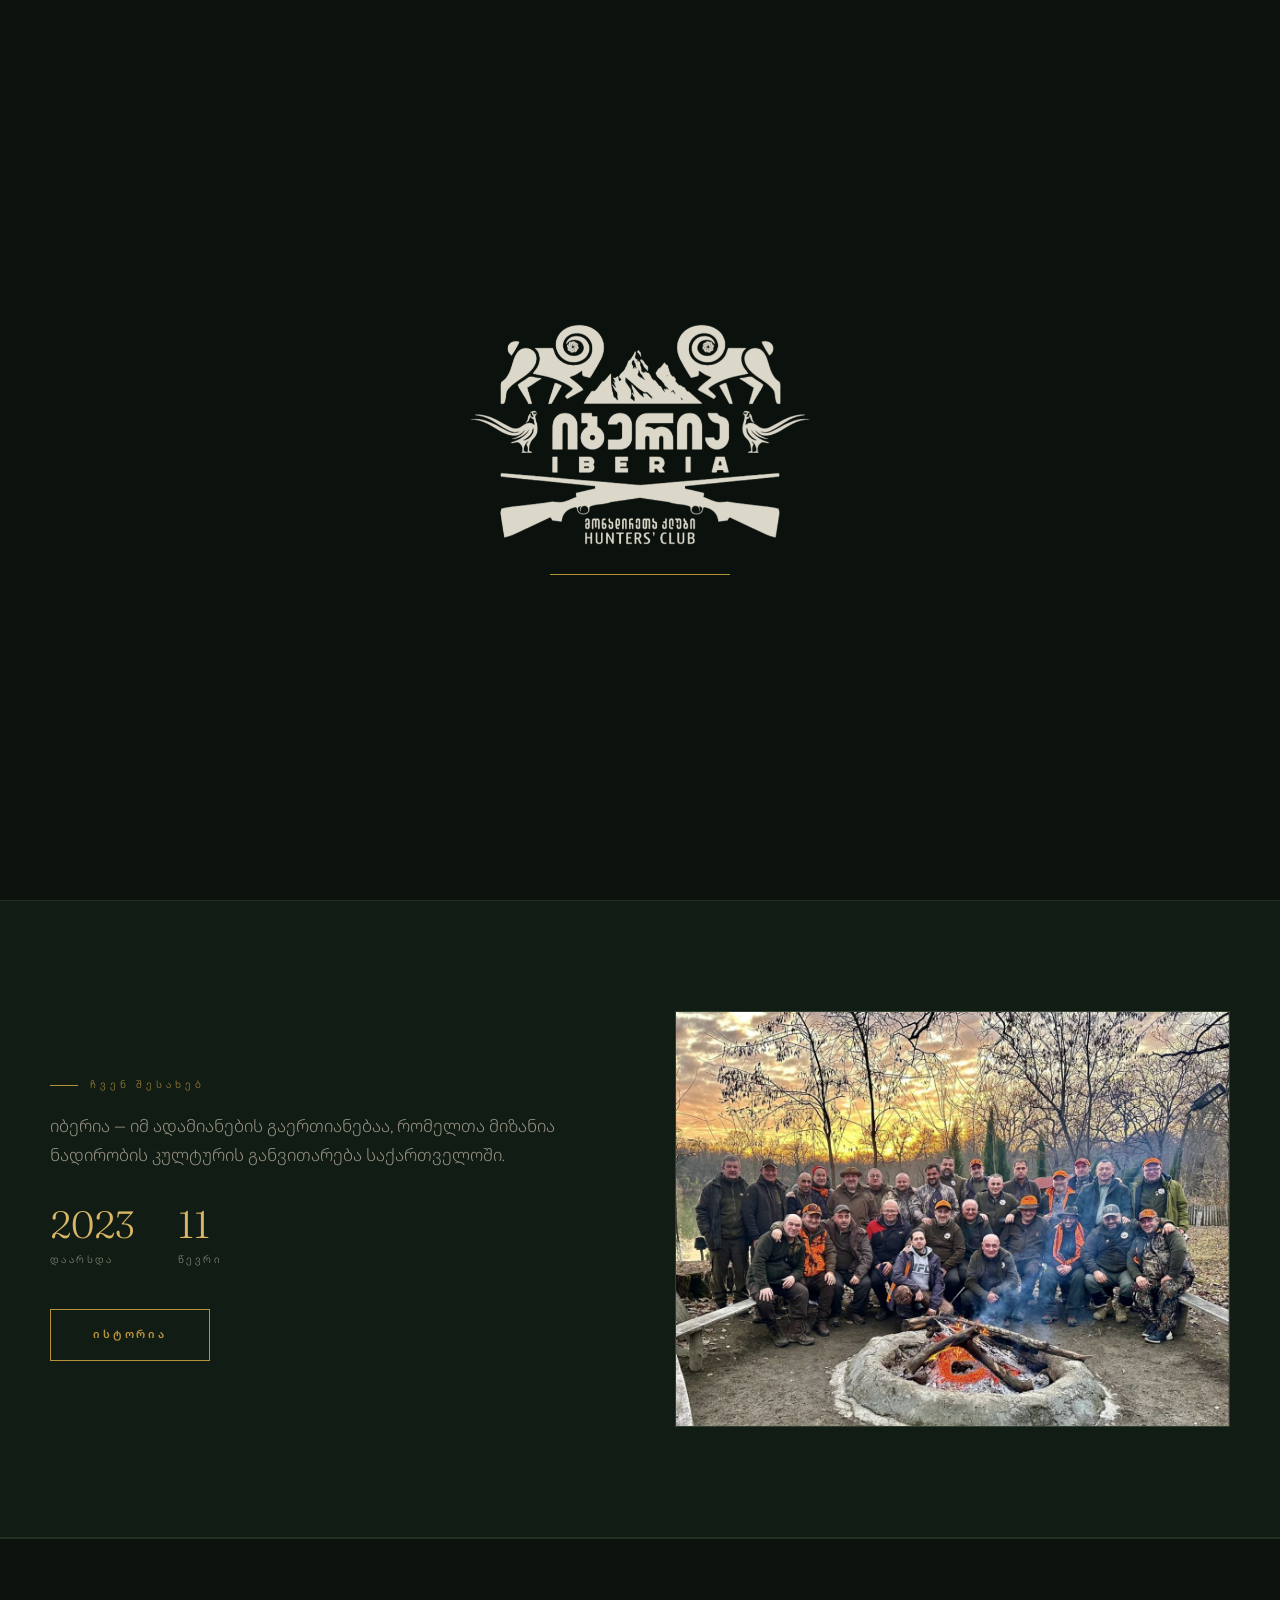
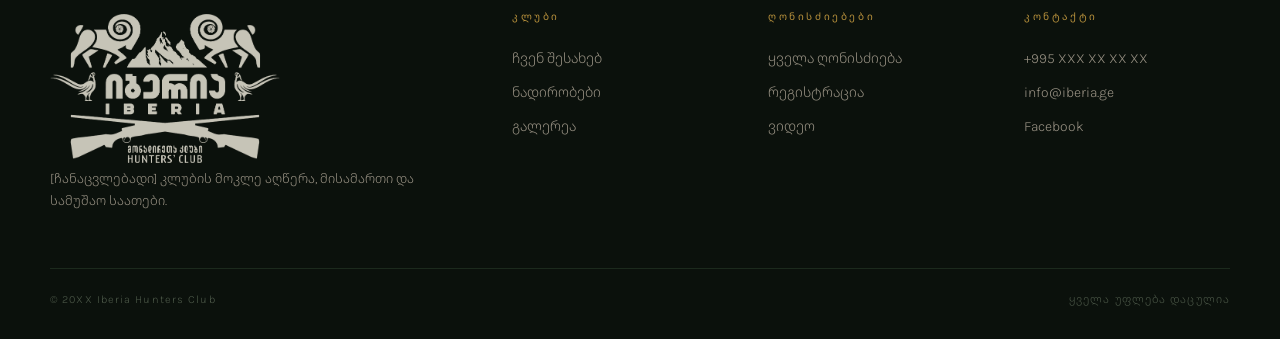
<file: index.html>
<!doctype html>
<html lang="ka">
  <head>
    <meta charset="utf-8" />
    <meta
      name="description"
      content="მონადირეთა კლუბი იბერია — ნადირობა საქართველოსა და ევროპაში: ლიტვა, ბელორუსია, პოლონეთი. ექსპედიციები, ღონისძიებები, წევრობა. Georgian hunters’ club Iberia."
    />
    <link rel="canonical" href="https://iberia.org.ge/" />
    <meta
      property="og:title"
      content="მონადირეთა კლუბი იბერია — IBERIA Hunters’ Club"
    />
    <meta
      property="og:description"
      content="მონადირეთა კლუბი იბერია — ნადირობა საქართველოსა და ევროპაში: ლიტვა, ბელორუსია, პოლონეთი. ექსპედიციები, ღონისძიებები, წევრობა. Georgian hunters’ club Iberia."
    />
    <meta property="og:url" content="https://iberia.org.ge/" />
    <meta property="og:type" content="website" />
    <meta
      property="og:image"
      content="https://iberia.org.ge/assets/logo-bone.png"
    />
    <meta name="twitter:card" content="summary_large_image" />
    <meta name="viewport" content="width=device-width, initial-scale=1" />
    <title>მონადირეთა კლუბი იბერია — IBERIA Hunters’ Club</title>
    <link rel="preconnect" href="https://fonts.googleapis.com" />
    <link rel="preconnect" href="https://fonts.gstatic.com" crossorigin />
    <link
      href="https://fonts.googleapis.com/css2?family=Fraunces:opsz,ital,wght@9..144,0,300;9..144,0,400;9..144,1,300&family=Karla:wght@300;400;500;600&family=Noto+Serif+Georgian:wght@300;400&family=Noto+Sans+Georgian:wght@300;400;500&display=swap"
      rel="stylesheet"
    />
    <link rel="icon" type="image/png" href="assets/favicon.png?v=2" />
    <link rel="apple-touch-icon" href="assets/favicon.png?v=2" />
    <link rel="stylesheet" href="assets/style.css?v=20" />
    <script type="application/ld+json">
      {
        "@context": "https://schema.org",
        "@type": "SportsClub",
        "name": "მონადირეთა კლუბი იბერია — IBERIA Hunters' Club",
        "alternateName": "Iberia Hunters Club",
        "url": "https://iberia.org.ge",
        "logo": "https://iberia.org.ge/assets/logo-bone.png",
        "sport": "Hunting",
        "areaServed": "Georgia",
        "sameAs": ["https://www.facebook.com/"]
      }
    </script>
  </head>
  <body>
    <svg class="grain">
      <filter id="g">
        <feTurbulence type="fractalNoise" baseFrequency="0.85" numOctaves="4" />
      </filter>
      <rect width="100%" height="100%" filter="url(#g)" />
    </svg>
    <svg id="reticle" viewBox="0 0 46 46" fill="none">
      <circle
        cx="23"
        cy="23"
        r="16"
        stroke="#b8913c"
        stroke-width="1"
        opacity=".85"
      />
      <circle cx="23" cy="23" r="1.5" fill="#b8913c" />
      <path
        d="M23 0v13M23 33v13M0 23h13M33 23h13"
        stroke="#b8913c"
        stroke-width="1"
        opacity=".85"
      />
    </svg>

    <div id="loader">
      <div style="text-align: center">
        <img
          class="logo-load"
          src="assets/logo-bone.png"
          alt="Iberia — Hunters' Club"
        />
        <div class="bar"><i></i></div>
      </div>
    </div>

    <nav id="nav">
      <a class="logo" href="index.html"
        ><img
          class="crest-img"
          src="assets/logo-bone.png"
          alt="Iberia — Hunters' Club"
      /></a>
      <ul class="links" id="links">
        <li>
          <a href="index.html" data-ka lang="ka">მთავარი</a
          ><a href="index.html" data-en lang="en">Home</a>
        </li>
        <li>
          <a href="about.html" data-ka lang="ka">ჩვენ შესახებ</a
          ><a href="about.html" data-en lang="en">About</a>
        </li>
        <li>
          <a href="members.html" data-ka lang="ka">წევრები</a
          ><a href="members.html" data-en lang="en">Members</a>
        </li>
        <li>
          <a href="expeditions.html" data-ka lang="ka">ნადირობები</a
          ><a href="expeditions.html" data-en lang="en">Expeditions</a>
        </li>
        <li>
          <a href="events.html" data-ka lang="ka">ღონისძიებები</a
          ><a href="events.html" data-en lang="en">Events</a>
        </li>
        <li>
          <a href="gallery.html" data-ka lang="ka">გალერეა</a
          ><a href="gallery.html" data-en lang="en">Gallery</a>
        </li>
        <li>
          <a href="contact.html" data-ka lang="ka">კონტაქტი</a
          ><a href="contact.html" data-en lang="en">Contact</a>
        </li>
      </ul>
      <div class="nav-right">
        <div class="lang">
          <button id="b-ka" class="on" onclick="setLang('ka')">ქარ</button
          ><button id="b-en" onclick="setLang('en')">ENG</button>
        </div>
        <button class="burger" id="burger" aria-label="Menu">
          <span></span><span></span><span></span>
        </button>
      </div>
    </nav>
    <section
      id="hero"
      style="height: 100vh; min-height: 640px; padding: 0; overflow: hidden"
    >
      <div style="position: absolute; inset: 0">
        <svg
          viewBox="0 0 1600 900"
          preserveAspectRatio="xMidYMax slice"
          style="
            position: absolute;
            bottom: 0;
            left: 50%;
            transform: translateX(-50%);
            width: 1600px;
            max-width: none;
            height: 100%;
          "
        >
          <defs>
            <linearGradient id="sky" x1="0" y1="0" x2="0" y2="1">
              <stop offset="0%" stop-color="#0b110c" />
              <stop offset="55%" stop-color="#16241a" />
              <stop offset="100%" stop-color="#22331f" />
            </linearGradient>
            <linearGradient id="fogg" x1="0" y1="0" x2="0" y2="1">
              <stop offset="0%" stop-color="#1d2f21" stop-opacity="0" />
              <stop offset="55%" stop-color="#1d2f21" stop-opacity=".18" />
              <stop offset="100%" stop-color="#1d2f21" stop-opacity=".34" />
            </linearGradient>
          </defs>
          <rect width="1600" height="900" fill="url(#sky)" />
          <circle cx="1180" cy="200" r="80" fill="#1e2d1e" opacity=".9" />
          <g
            id="birds"
            stroke="#3c4a36"
            stroke-width="2"
            fill="none"
            stroke-linecap="round"
          >
            <path d="M300 180q10-9 20 0q10-9 20 0" />
            <path d="M360 210q8-7 16 0q8-7 16 0" />
            <path d="M420 165q9-8 18 0q9-8 18 0" />
            <path d="M480 200q7-6 14 0q7-6 14 0" />
          </g>
          <path
            id="r3"
            d="M0 560 L200 460 L340 520 L520 400 L700 500 L900 420 L1100 520 L1300 440 L1600 540 L1600 900 L0 900Z"
            fill="#16241a"
          />
          <path
            id="r2"
            d="M0 660 L240 580 L430 640 L640 540 L860 630 L1080 560 L1320 650 L1600 590 L1600 900 L0 900Z"
            fill="#111d14"
          />
          <g id="stag" opacity=".95">
            <g
              fill="#0b110c"
              stroke="#b8913c"
              stroke-width="1.5"
              stroke-linejoin="round"
            >
              <path
                d="M722 610 C744 594 786 588 834 590 C858 592 870 584 882 562
C894 540 908 526 924 518 C942 510 964 510 978 518 C985 522 985 531 978 535
C964 541 944 543 930 540 C920 551 910 568 902 588 C894 608 888 626 886 646
C884 660 872 666 848 668 C806 672 758 670 736 662 C722 656 716 634 722 610 Z"
              />
              <path
                d="M862 660 C858 692 858 726 860 756 L868 756 C870 726 872 692 870 660 Z"
              />
              <path
                d="M879 656 C875 690 875 722 877 754 L885 754 C887 722 889 690 887 656 Z"
              />
              <path
                d="M752 662 C754 686 746 700 742 716 C738 732 744 746 748 756 L757 756 C753 744 748 732 751 718 C755 702 764 686 762 664 Z"
              />
              <path
                d="M772 662 C774 686 766 700 762 716 C758 732 764 746 768 756 L777 756 C773 744 768 732 771 718 C775 702 784 686 782 664 Z"
              />
              <path
                d="M722 616 C712 626 708 640 712 652 C718 646 722 634 724 622 Z"
              />
            </g>
            <g
              stroke="#b8913c"
              stroke-width="1.5"
              fill="none"
              stroke-linecap="round"
            >
              <path d="M930 518 C918 492 906 462 902 432" />
              <path d="M932 506 C942 494 948 480 947 466" />
              <path d="M920 482 C932 470 938 456 937 442" />
              <path d="M909 454 C920 444 926 430 925 416" />
              <path d="M902 432 C897 418 899 404 907 395" />
              <path d="M902 432 C910 421 920 414 930 412" />
              <path d="M944 514 C934 488 924 458 921 430" />
              <path d="M946 502 C956 490 962 477 961 463" />
              <path d="M934 478 C946 466 952 452 951 438" />
              <path d="M924 450 C935 440 941 426 940 412" />
              <path d="M921 430 C916 416 918 402 926 393" />
            </g>
          </g>
          <path
            id="r1"
            d="M0 780 L260 730 L520 780 L780 720 L1040 790 L1300 730 L1600 780 L1600 900 L0 900Z"
            fill="#0b110c"
          />
          <rect
            id="fog"
            x="0"
            y="500"
            width="1600"
            height="400"
            fill="url(#fogg)"
          />
        </svg>
      </div>
      <div
        style="
          position: absolute;
          bottom: 0;
          left: 0;
          right: 0;
          height: 220px;
          background: linear-gradient(transparent, #0b110c);
          z-index: 10;
          pointer-events: none;
        "
      ></div>
      <div class="hero-copy">
        <img
          class="hero-crest"
          src="assets/logo-bone.png"
          alt="იბერია — მონადირეთა კლუბი"
        />
        <div class="eyebrow" data-ka lang="ka">დაარსდა 2023 · საქართველო</div>
        <div class="eyebrow" data-en lang="en">Est. 2023 · Georgia</div>
        <h1 data-ka lang="ka">მონადირეთა კლუბი<br /><em>იბერია</em></h1>
        <h1 data-en lang="en">Iberia Hunters’<br /><em>Club</em></h1>
      </div>
      <div class="scroll-hint">
        <span data-ka lang="ka">გადაახვიეთ</span
        ><span data-en lang="en">Scroll</span>
      </div>
    </section>

    <section class="alt">
      <div class="wrap reveal g2 v-center">
        <div>
          <div class="tag" data-ka lang="ka">ჩვენ შესახებ</div>
          <div class="tag" data-en lang="en">About</div>
          <p style="font-size: 17px" data-ka lang="ka">
            იბერია — იმ ადამიანების გაერთიანებაა, რომელთა მიზანია ნადირობის
            კულტურის განვითარება საქართველოში.
          </p>
          <p style="font-size: 17px" data-en lang="en">
            Iberia is a union of people whose goal is developing the culture of
            hunting in Georgia
          </p>
          <div class="stat-row">
            <div>
              <b
                style="
                  display: block;
                  font-family: var(--display);
                  font-size: 38px;
                  font-weight: 300;
                  color: var(--brass-lt);
                  line-height: 1;
                "
                >2023</b
              ><span
                style="
                  font-size: 10px;
                  letter-spacing: 0.24em;
                  text-transform: uppercase;
                  color: var(--bone-dim);
                "
                data-ka
                lang="ka"
                >დაარსდა</span
              ><span
                style="
                  font-size: 10px;
                  letter-spacing: 0.24em;
                  text-transform: uppercase;
                  color: var(--bone-dim);
                "
                data-en
                lang="en"
                >Founded</span
              >
            </div>
            <div>
              <b
                style="
                  display: block;
                  font-family: var(--display);
                  font-size: 38px;
                  font-weight: 300;
                  color: var(--brass-lt);
                  line-height: 1;
                "
                >11</b
              ><span
                style="
                  font-size: 10px;
                  letter-spacing: 0.24em;
                  text-transform: uppercase;
                  color: var(--bone-dim);
                "
                data-ka
                lang="ka"
                >წევრი</span
              ><span
                style="
                  font-size: 10px;
                  letter-spacing: 0.24em;
                  text-transform: uppercase;
                  color: var(--bone-dim);
                "
                data-en
                lang="en"
                >Members</span
              >
            </div>
          </div>
          <div style="margin-top: 38px">
            <a class="btn ghost" href="about.html" data-ka lang="ka">ისტორია</a
            ><a class="btn ghost" href="about.html" data-en lang="en"
              >Read the history</a
            >
          </div>
        </div>
        <div
          class="slideshow"
          style="aspect-ratio: 4/3; border: 1px solid var(--line-lt)"
        >
          <img
            src="assets/photos/ab-1.jpg"
            alt="მონადირეთა კლუბი იბერია"
            class="on"
          />
          <img src="assets/photos/ab-2.jpg" alt="მონადირეთა კლუბი იბერია" />
        </div>
      </div>
    </section>

    <script>
      /* The hero copy is hidden until .ready lands, so this must run no matter
   what. A stalled image or a failed 'load' event would otherwise leave the
   loader up forever and the hero text permanently invisible. */
      (function () {
        var done = false;
        function reveal() {
          if (done) return;
          done = true;
          var l = document.getElementById("loader");
          if (l) l.classList.add("gone");
          /* Hero reveal starts mid-dissolve, so the crest carries across. */
          setTimeout(function () {
            document.body.classList.add("ready");
          }, 300);
        }
        window.addEventListener("load", function () {
          setTimeout(reveal, 1600);
        });
        setTimeout(reveal, 4000); // hard failsafe
      })();
      (function () {
        var stag = document.getElementById("stag"),
          fog = document.getElementById("fog"),
          r1 = document.getElementById("r1"),
          r2 = document.getElementById("r2"),
          r3 = document.getElementById("r3"),
          birds = document.getElementById("birds"),
          ticking = false;
        function onScroll() {
          var p = Math.min(window.scrollY / 700, 1);
          if (stag) {
            stag.setAttribute(
              "transform",
              "translate(" +
                -p * 260 +
                " " +
                p * 40 +
                ") scale(" +
                (1 + p * 0.28) +
                ") translate(" +
                p * 160 +
                " " +
                -p * 90 +
                ")",
            );
            stag.style.opacity = (0.95 - p * 0.75).toFixed(2);
          }
          if (fog)
            fog.setAttribute("transform", "translate(0 " + -p * 70 + ")");
          if (r1) r1.setAttribute("transform", "translate(0 " + p * 90 + ")");
          if (r2) r2.setAttribute("transform", "translate(0 " + p * 40 + ")");
          if (r3) r3.setAttribute("transform", "translate(0 " + -p * 30 + ")");
          if (birds)
            birds.setAttribute(
              "transform",
              "translate(" + p * 420 + " " + -p * 70 + ")",
            );
          ticking = false;
        }
        window.addEventListener(
          "scroll",
          function () {
            if (!ticking) {
              requestAnimationFrame(onScroll);
              ticking = true;
            }
          },
          { passive: true },
        );
      })();
    </script>
    <footer>
      <div class="wrap foot">
        <div>
          <a class="logo-full" href="index.html"
            ><img src="assets/logo-bone.png" alt="Iberia — Hunters' Club"
          /></a>
          <p style="font-size: 13px" data-ka lang="ka">
            [ჩანაცვლებადი] კლუბის მოკლე აღწერა, მისამართი და სამუშაო საათები.
          </p>
          <p style="font-size: 13px" data-en lang="en">
            [Placeholder] Short club description, address and opening hours.
          </p>
        </div>
        <div>
          <h4 data-ka lang="ka">კლუბი</h4>
          <h4 data-en lang="en">Club</h4>
          <a href="about.html" data-ka lang="ka">ჩვენ შესახებ</a
          ><a href="about.html" data-en lang="en">About</a>
          <a href="expeditions.html" data-ka lang="ka">ნადირობები</a
          ><a href="expeditions.html" data-en lang="en">Expeditions</a>
          <a href="gallery.html" data-ka lang="ka">გალერეა</a
          ><a href="gallery.html" data-en lang="en">Gallery</a>
        </div>
        <div>
          <h4 data-ka lang="ka">ღონისძიებები</h4>
          <h4 data-en lang="en">Events</h4>
          <a href="events.html" data-ka lang="ka">ყველა ღონისძიება</a
          ><a href="events.html" data-en lang="en">All events</a>
          <a href="event.html" data-ka lang="ka">რეგისტრაცია</a
          ><a href="event.html" data-en lang="en">Registration</a>
          <a href="gallery.html#video" data-ka lang="ka">ვიდეო</a
          ><a href="gallery.html#video" data-en lang="en">Videos</a>
        </div>
        <div>
          <h4 data-ka lang="ka">კონტაქტი</h4>
          <h4 data-en lang="en">Contact</h4>
          <a href="tel:#">+995 XXX XX XX XX</a
          ><a href="mailto:#">info@iberia.ge</a><a href="#">Facebook</a>
        </div>
      </div>
      <div class="wrap copy">
        <span>© 20XX Iberia Hunters Club</span
        ><span data-ka lang="ka">ყველა უფლება დაცულია</span
        ><span data-en lang="en">All rights reserved</span>
      </div>
    </footer>
    <script src="assets/app.js?v=22"></script>
  </body>
</html>
</file>
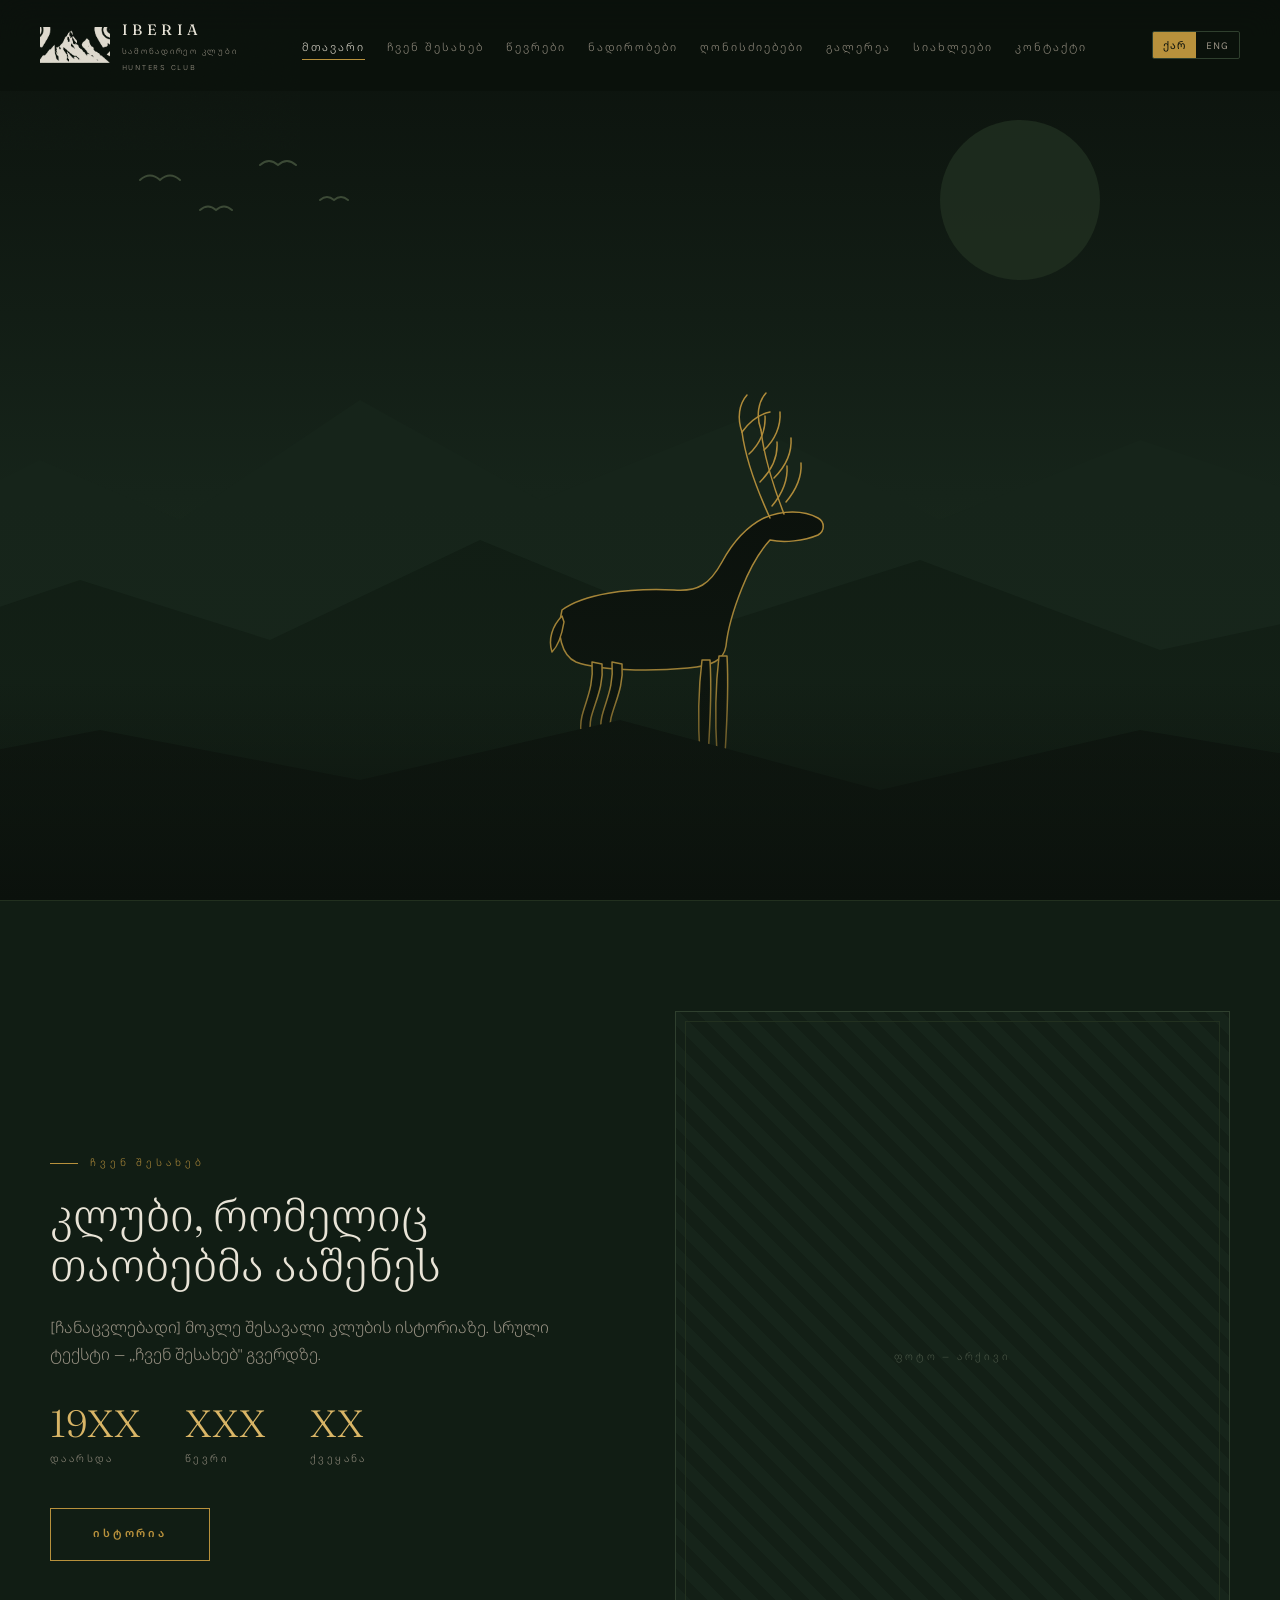
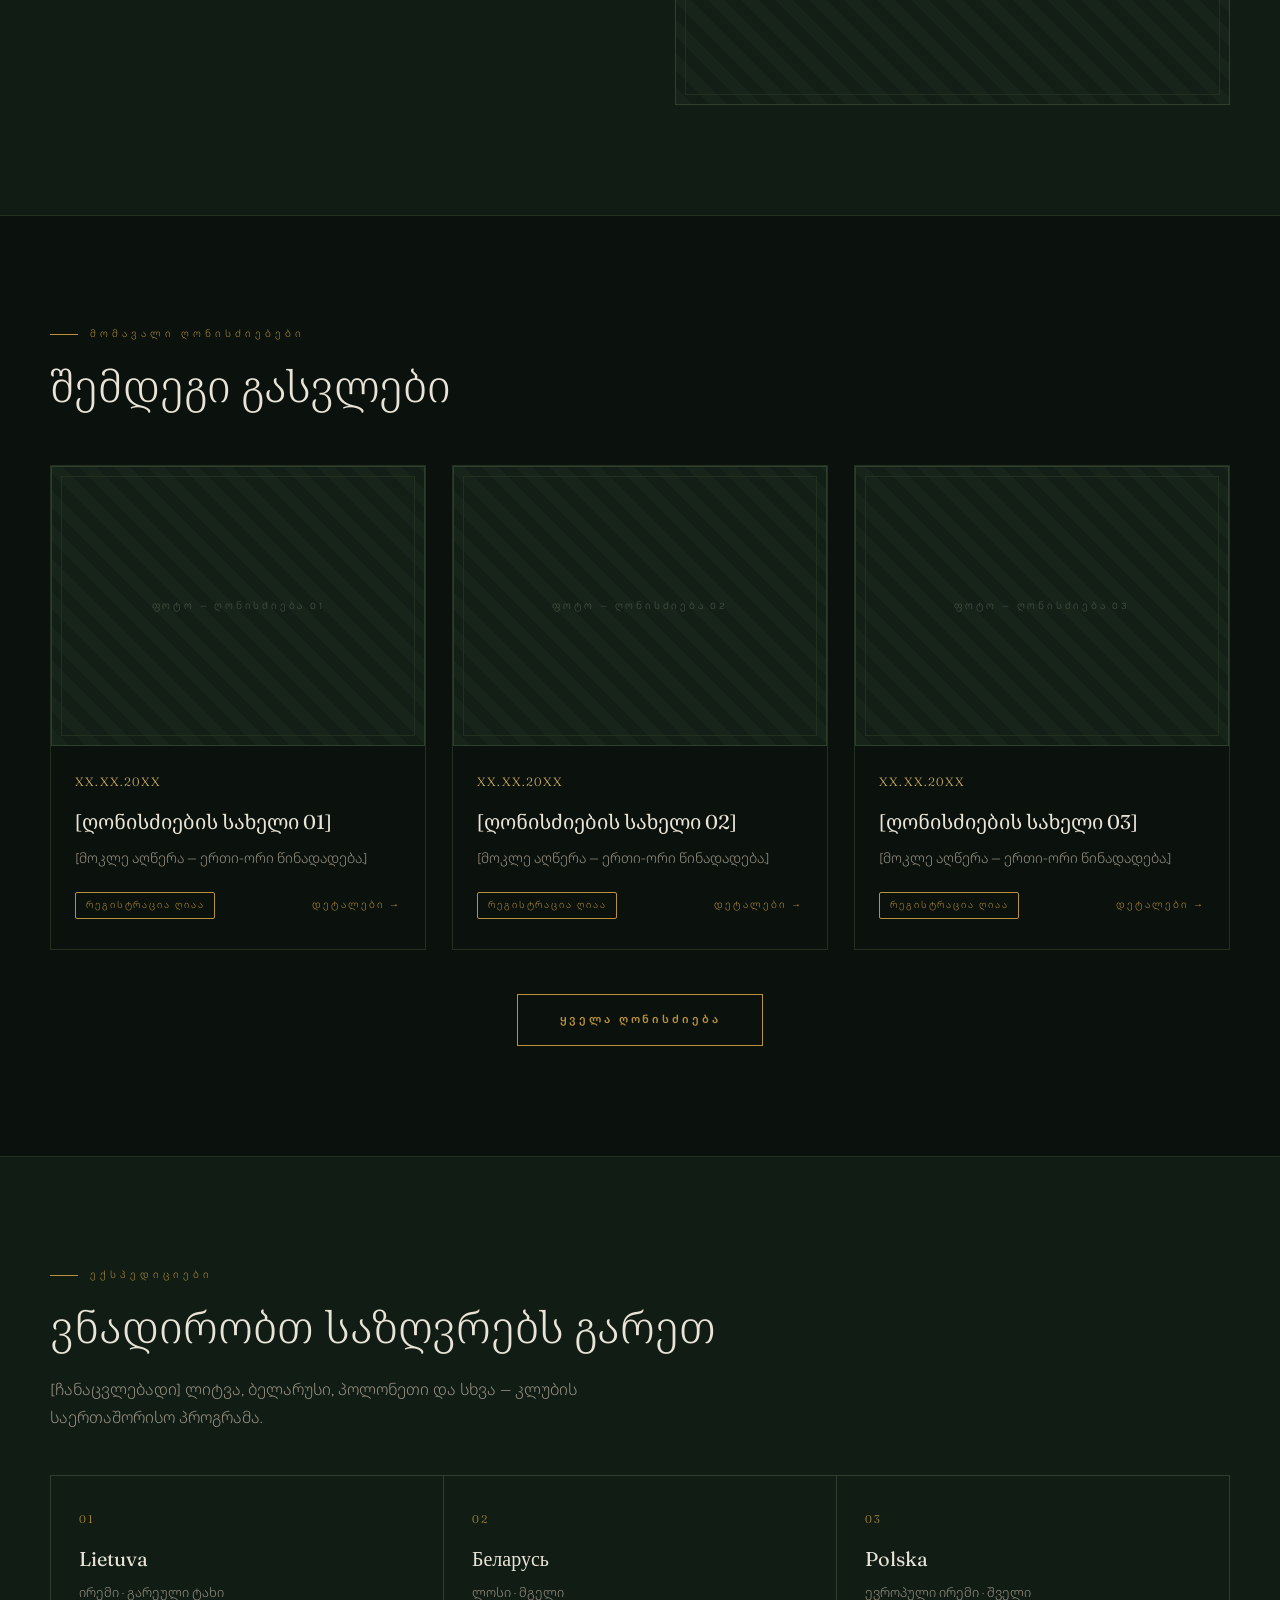
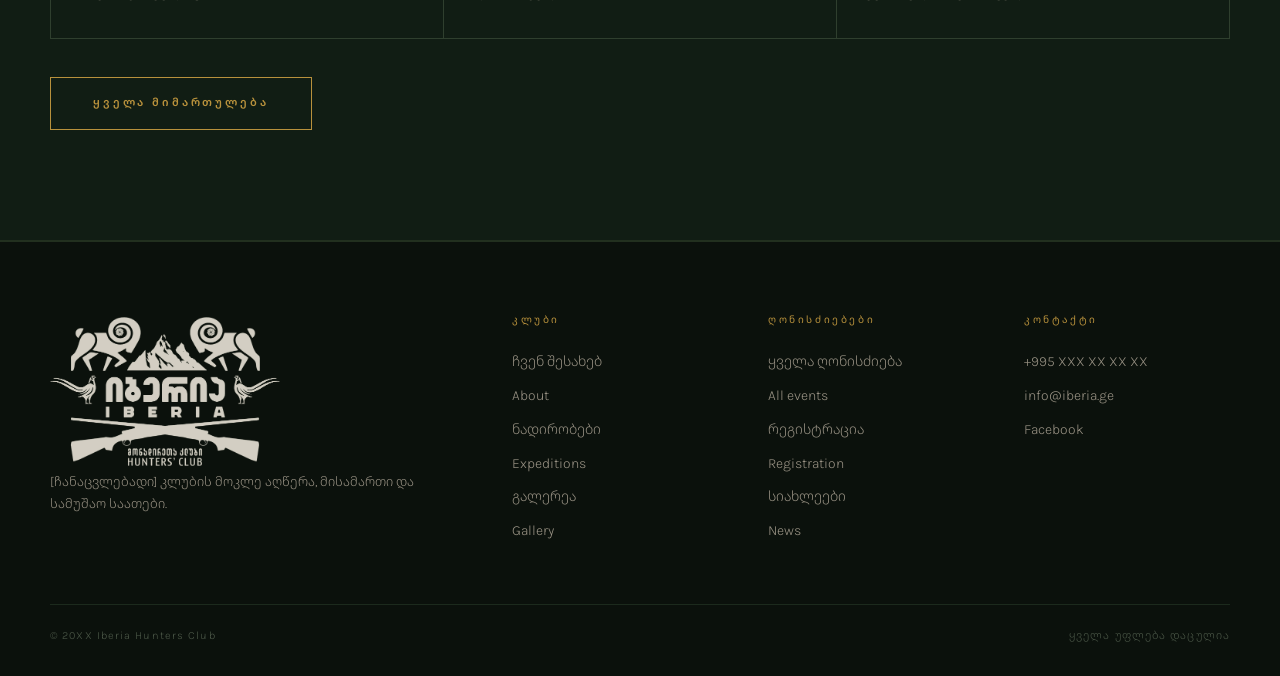
<file: iberia 2/index.html>
<!doctype html>
<html lang="ka">
  <head>
    <meta charset="utf-8" />
    <meta name="viewport" content="width=device-width, initial-scale=1" />
    <title>მთავარი · IBERIA</title>
    <link rel="preconnect" href="https://fonts.googleapis.com" />
    <link rel="preconnect" href="https://fonts.gstatic.com" crossorigin />
    <link
      href="https://fonts.googleapis.com/css2?family=Fraunces:opsz,ital,wght@9..144,0,300;9..144,0,400;9..144,1,300&family=Karla:wght@300;400;500;600&family=Noto+Serif+Georgian:wght@300;400&family=Noto+Sans+Georgian:wght@300;400;500&display=swap"
      rel="stylesheet"
    />
    <link rel="stylesheet" href="assets/style.css" />
  </head>
  <body>
    <svg class="grain">
      <filter id="g">
        <feTurbulence type="fractalNoise" baseFrequency="0.85" numOctaves="4" />
      </filter>
      <rect width="100%" height="100%" filter="url(#g)" />
    </svg>
    <svg id="reticle" viewBox="0 0 46 46" fill="none">
      <circle
        cx="23"
        cy="23"
        r="16"
        stroke="#b8913c"
        stroke-width="1"
        opacity=".85"
      />
      <circle cx="23" cy="23" r="1.5" fill="#b8913c" />
      <path
        d="M23 0v13M23 33v13M0 23h13M33 23h13"
        stroke="#b8913c"
        stroke-width="1"
        opacity=".85"
      />
    </svg>

    <div id="loader">
      <div style="text-align: center">
        <img
          class="logo-load"
          src="assets/logo-bone.png"
          alt="Iberia — Hunters' Club"
        />
        <div class="bar"><i></i></div>
      </div>
    </div>

    <nav id="nav">
      <a class="logo" href="index.html"
        ><img class="mark-img" src="assets/mark-bone.png" alt="" /><span
          ><b>Iberia</b><i data-ka>სამონადირეო კლუბი</i
          ><i data-en>Hunters Club</i></span
        ></a
      >
      <ul class="links" id="links">
        <li>
          <a href="index.html" data-ka>მთავარი</a
          ><a href="index.html" data-en>Home</a>
        </li>
        <li>
          <a href="about.html" data-ka>ჩვენ შესახებ</a
          ><a href="about.html" data-en>About</a>
        </li>
        <li>
          <a href="members.html" data-ka>წევრები</a
          ><a href="members.html" data-en>Members</a>
        </li>
        <li>
          <a href="expeditions.html" data-ka>ნადირობები</a
          ><a href="expeditions.html" data-en>Expeditions</a>
        </li>
        <li>
          <a href="events.html" data-ka>ღონისძიებები</a
          ><a href="events.html" data-en>Events</a>
        </li>
        <li>
          <a href="gallery.html" data-ka>გალერეა</a
          ><a href="gallery.html" data-en>Gallery</a>
        </li>
        <li>
          <a href="news.html" data-ka>სიახლეები</a
          ><a href="news.html" data-en>News</a>
        </li>
        <li>
          <a href="contact.html" data-ka>კონტაქტი</a
          ><a href="contact.html" data-en>Contact</a>
        </li>
      </ul>
      <div class="nav-right">
        <div class="lang">
          <button id="b-ka" class="on" onclick="setLang('ka')">ქარ</button
          ><button id="b-en" onclick="setLang('en')">ENG</button>
        </div>
        <button class="burger" id="burger" aria-label="Menu">
          <span></span><span></span><span></span>
        </button>
      </div>
    </nav>
    <section
      id="hero"
      style="height: 100vh; min-height: 640px; padding: 0; overflow: hidden"
    >
      <div style="position: absolute; inset: 0">
        <svg
          viewBox="0 0 1600 900"
          preserveAspectRatio="xMidYMax slice"
          style="
            position: absolute;
            bottom: 0;
            left: 50%;
            transform: translateX(-50%);
            width: 1600px;
            max-width: none;
            height: 100%;
          "
        >
          <defs>
            <linearGradient id="sky" x1="0" y1="0" x2="0" y2="1">
              <stop offset="0%" stop-color="#0b110c" />
              <stop offset="55%" stop-color="#16241a" />
              <stop offset="100%" stop-color="#22331f" />
            </linearGradient>
            <linearGradient id="fogg" x1="0" y1="0" x2="0" y2="1">
              <stop offset="0%" stop-color="#1d2f21" stop-opacity="0" />
              <stop offset="55%" stop-color="#1d2f21" stop-opacity=".18" />
              <stop offset="100%" stop-color="#1d2f21" stop-opacity=".34" />
            </linearGradient>
          </defs>
          <rect width="1600" height="900" fill="url(#sky)" />
          <circle cx="1180" cy="200" r="80" fill="#1e2d1e" opacity=".9" />
          <g
            id="birds"
            stroke="#3c4a36"
            stroke-width="2"
            fill="none"
            stroke-linecap="round"
          >
            <path d="M300 180q10-9 20 0q10-9 20 0" />
            <path d="M360 210q8-7 16 0q8-7 16 0" />
            <path d="M420 165q9-8 18 0q9-8 18 0" />
            <path d="M480 200q7-6 14 0q7-6 14 0" />
          </g>
          <path
            id="r3"
            d="M0 560 L200 460 L340 520 L520 400 L700 500 L900 420 L1100 520 L1300 440 L1600 540 L1600 900 L0 900Z"
            fill="#16241a"
          />
          <path
            id="r2"
            d="M0 660 L240 580 L430 640 L640 540 L860 630 L1080 560 L1320 650 L1600 590 L1600 900 L0 900Z"
            fill="#111d14"
          />
          <g id="stag" opacity=".95">
            <g
              fill="#0b110c"
              stroke="#b8913c"
              stroke-width="1.5"
              stroke-linejoin="round"
            >
              <path
                d="M722 610 C744 594 786 588 834 590 C858 592 870 584 882 562
C894 540 908 526 924 518 C942 510 964 510 978 518 C985 522 985 531 978 535
C964 541 944 543 930 540 C920 551 910 568 902 588 C894 608 888 626 886 646
C884 660 872 666 848 668 C806 672 758 670 736 662 C722 656 716 634 722 610 Z"
              />
              <path
                d="M862 660 C858 692 858 726 860 756 L868 756 C870 726 872 692 870 660 Z"
              />
              <path
                d="M879 656 C875 690 875 722 877 754 L885 754 C887 722 889 690 887 656 Z"
              />
              <path
                d="M752 662 C754 686 746 700 742 716 C738 732 744 746 748 756 L757 756 C753 744 748 732 751 718 C755 702 764 686 762 664 Z"
              />
              <path
                d="M772 662 C774 686 766 700 762 716 C758 732 764 746 768 756 L777 756 C773 744 768 732 771 718 C775 702 784 686 782 664 Z"
              />
              <path
                d="M722 616 C712 626 708 640 712 652 C718 646 722 634 724 622 Z"
              />
            </g>
            <g
              stroke="#b8913c"
              stroke-width="1.5"
              fill="none"
              stroke-linecap="round"
            >
              <path d="M930 518 C918 492 906 462 902 432" />
              <path d="M932 506 C942 494 948 480 947 466" />
              <path d="M920 482 C932 470 938 456 937 442" />
              <path d="M909 454 C920 444 926 430 925 416" />
              <path d="M902 432 C897 418 899 404 907 395" />
              <path d="M902 432 C910 421 920 414 930 412" />
              <path d="M944 514 C934 488 924 458 921 430" />
              <path d="M946 502 C956 490 962 477 961 463" />
              <path d="M934 478 C946 466 952 452 951 438" />
              <path d="M924 450 C935 440 941 426 940 412" />
              <path d="M921 430 C916 416 918 402 926 393" />
            </g>
          </g>
          <path
            id="r1"
            d="M0 780 L260 730 L520 780 L780 720 L1040 790 L1300 730 L1600 780 L1600 900 L0 900Z"
            fill="#0b110c"
          />
          <rect
            id="fog"
            x="0"
            y="500"
            width="1600"
            height="400"
            fill="url(#fogg)"
          />
        </svg>
      </div>
      <div
        style="
          position: absolute;
          bottom: 0;
          left: 0;
          right: 0;
          height: 220px;
          background: linear-gradient(transparent, #0b110c);
          z-index: 10;
          pointer-events: none;
        "
      ></div>
      <div class="hero-copy">
        <img
          class="hero-crest"
          src="assets/logo-bone.png"
          alt="იბერია — მონადირეთა კლუბი"
        />
        <div class="eyebrow" data-ka>დაარსდა 19XX · საქართველო</div>
        <div class="eyebrow" data-en>Est. 19XX · Georgia</div>
        <h1 data-ka>ტრადიცია,<br /><em>რომელსაც</em> ვატარებთ</h1>
        <h1 data-en>A tradition<br />we <em>carry</em></h1>
      </div>
      <div class="scroll-hint">
        <span data-ka>გადაახვიეთ</span><span data-en>Scroll</span>
      </div>
    </section>

    <section class="alt">
      <div
        class="wrap reveal"
        style="
          display: grid;
          grid-template-columns: 1fr 1fr;
          gap: 70px;
          align-items: center;
        "
      >
        <div>
          <div class="tag" data-ka>ჩვენ შესახებ</div>
          <div class="tag" data-en>About</div>
          <h2 data-ka>კლუბი, რომელიც<br />თაობებმა ააშენეს</h2>
          <h2 data-en>A club built<br />by generations</h2>
          <p data-ka>
            [ჩანაცვლებადი] მოკლე შესავალი კლუბის ისტორიაზე. სრული ტექსტი — „ჩვენ
            შესახებ" გვერდზე.
          </p>
          <p data-en>
            [Placeholder] Short intro to the club's story. Full text lives on
            the About page.
          </p>
          <div
            style="display: flex; gap: 44px; margin-top: 36px; flex-wrap: wrap"
          >
            <div>
              <b
                style="
                  display: block;
                  font-family: var(--display);
                  font-size: 38px;
                  font-weight: 300;
                  color: var(--brass-lt);
                  line-height: 1;
                "
                >19XX</b
              ><span
                style="
                  font-size: 10px;
                  letter-spacing: 0.24em;
                  text-transform: uppercase;
                  color: var(--bone-dim);
                "
                data-ka
                >დაარსდა</span
              ><span
                style="
                  font-size: 10px;
                  letter-spacing: 0.24em;
                  text-transform: uppercase;
                  color: var(--bone-dim);
                "
                data-en
                >Founded</span
              >
            </div>
            <div>
              <b
                style="
                  display: block;
                  font-family: var(--display);
                  font-size: 38px;
                  font-weight: 300;
                  color: var(--brass-lt);
                  line-height: 1;
                "
                >XXX</b
              ><span
                style="
                  font-size: 10px;
                  letter-spacing: 0.24em;
                  text-transform: uppercase;
                  color: var(--bone-dim);
                "
                data-ka
                >წევრი</span
              ><span
                style="
                  font-size: 10px;
                  letter-spacing: 0.24em;
                  text-transform: uppercase;
                  color: var(--bone-dim);
                "
                data-en
                >Members</span
              >
            </div>
            <div>
              <b
                style="
                  display: block;
                  font-family: var(--display);
                  font-size: 38px;
                  font-weight: 300;
                  color: var(--brass-lt);
                  line-height: 1;
                "
                >XX</b
              ><span
                style="
                  font-size: 10px;
                  letter-spacing: 0.24em;
                  text-transform: uppercase;
                  color: var(--bone-dim);
                "
                data-ka
                >ქვეყანა</span
              ><span
                style="
                  font-size: 10px;
                  letter-spacing: 0.24em;
                  text-transform: uppercase;
                  color: var(--bone-dim);
                "
                data-en
                >Countries</span
              >
            </div>
          </div>
          <div style="margin-top: 38px">
            <a class="btn ghost" href="about.html" data-ka>ისტორია</a
            ><a class="btn ghost" href="about.html" data-en>Read the history</a>
          </div>
        </div>
        <div class="ph" style="aspect-ratio: 4/5">
          <span data-ka>ფოტო — არქივი</span><span data-en>Photo — archive</span>
        </div>
      </div>
    </section>

    <section>
      <div class="wrap">
        <div class="reveal">
          <div class="tag" data-ka>მომავალი ღონისძიებები</div>
          <div class="tag" data-en>Upcoming events</div>
          <h2 data-ka>შემდეგი გასვლები</h2>
          <h2 data-en>What's next</h2>
        </div>
        <div class="evt-grid reveal">
          <a class="card" href="event.html">
            <div class="ph thumb">
              <span data-ka>ფოტო — ღონისძიება 01</span
              ><span data-en>Photo — event 01</span>
            </div>
            <div class="body">
              <div class="date">XX.XX.20XX</div>
              <h3 data-ka>[ღონისძიების სახელი 01]</h3>
              <h3 data-en>[Event name 01]</h3>
              <p data-ka>[მოკლე აღწერა — ერთი-ორი წინადადება.]</p>
              <p data-en>[Short description — one or two lines.]</p>
              <div class="foot">
                <span class="pill open" data-ka>რეგისტრაცია ღიაა</span
                ><span class="pill open" data-en>Registration open</span>
                <span class="go" data-ka>დეტალები →</span
                ><span class="go" data-en>Details →</span>
              </div>
            </div></a
          ><a class="card" href="event.html">
            <div class="ph thumb">
              <span data-ka>ფოტო — ღონისძიება 02</span
              ><span data-en>Photo — event 02</span>
            </div>
            <div class="body">
              <div class="date">XX.XX.20XX</div>
              <h3 data-ka>[ღონისძიების სახელი 02]</h3>
              <h3 data-en>[Event name 02]</h3>
              <p data-ka>[მოკლე აღწერა — ერთი-ორი წინადადება.]</p>
              <p data-en>[Short description — one or two lines.]</p>
              <div class="foot">
                <span class="pill open" data-ka>რეგისტრაცია ღიაა</span
                ><span class="pill open" data-en>Registration open</span>
                <span class="go" data-ka>დეტალები →</span
                ><span class="go" data-en>Details →</span>
              </div>
            </div></a
          ><a class="card" href="event.html">
            <div class="ph thumb">
              <span data-ka>ფოტო — ღონისძიება 03</span
              ><span data-en>Photo — event 03</span>
            </div>
            <div class="body">
              <div class="date">XX.XX.20XX</div>
              <h3 data-ka>[ღონისძიების სახელი 03]</h3>
              <h3 data-en>[Event name 03]</h3>
              <p data-ka>[მოკლე აღწერა — ერთი-ორი წინადადება.]</p>
              <p data-en>[Short description — one or two lines.]</p>
              <div class="foot">
                <span class="pill open" data-ka>რეგისტრაცია ღიაა</span
                ><span class="pill open" data-en>Registration open</span>
                <span class="go" data-ka>დეტალები →</span
                ><span class="go" data-en>Details →</span>
              </div>
            </div></a
          >
        </div>
        <div class="reveal" style="margin-top: 44px; text-align: center">
          <a class="btn ghost" href="events.html" data-ka>ყველა ღონისძიება</a
          ><a class="btn ghost" href="events.html" data-en>All events</a>
        </div>
      </div>
    </section>

    <section class="alt">
      <div class="wrap reveal">
        <div class="tag" data-ka>ექსპედიციები</div>
        <div class="tag" data-en>Expeditions</div>
        <h2 data-ka>ვნადირობთ საზღვრებს გარეთ</h2>
        <h2 data-en>We hunt beyond the border</h2>
        <p data-ka>
          [ჩანაცვლებადი] ლიტვა, ბელარუსი, პოლონეთი და სხვა — კლუბის საერთაშორისო
          პროგრამა.
        </p>
        <p data-en>
          [Placeholder] Lithuania, Belarus, Poland and beyond — the club's
          international programme.
        </p>
        <div
          style="
            display: grid;
            grid-template-columns: repeat(3, 1fr);
            gap: 1px;
            background: var(--line-lt);
            border: 1px solid var(--line-lt);
            margin-top: 44px;
          "
        >
          <div style="background: var(--forest); padding: 34px 28px">
            <div
              style="
                font-family: var(--display);
                font-size: 11px;
                color: var(--brass);
                letter-spacing: 0.2em;
              "
            >
              01
            </div>
            <h3 style="margin: 14px 0 6px">Lietuva</h3>
            <p style="font-size: 13px" data-ka>ირემი · გარეული ტახი</p>
            <p style="font-size: 13px" data-en>Red deer · Wild boar</p>
          </div>
          <div style="background: var(--forest); padding: 34px 28px">
            <div
              style="
                font-family: var(--display);
                font-size: 11px;
                color: var(--brass);
                letter-spacing: 0.2em;
              "
            >
              02
            </div>
            <h3 style="margin: 14px 0 6px">Беларусь</h3>
            <p style="font-size: 13px" data-ka>ლოსი · მგელი</p>
            <p style="font-size: 13px" data-en>Moose · Wolf</p>
          </div>
          <div style="background: var(--forest); padding: 34px 28px">
            <div
              style="
                font-family: var(--display);
                font-size: 11px;
                color: var(--brass);
                letter-spacing: 0.2em;
              "
            >
              03
            </div>
            <h3 style="margin: 14px 0 6px">Polska</h3>
            <p style="font-size: 13px" data-ka>ევროპული ირემი · შველი</p>
            <p style="font-size: 13px" data-en>Red deer · Roe deer</p>
          </div>
        </div>
        <div style="margin-top: 38px">
          <a class="btn ghost" href="expeditions.html" data-ka
            >ყველა მიმართულება</a
          ><a class="btn ghost" href="expeditions.html" data-en
            >All destinations</a
          >
        </div>
      </div>
    </section>

    <script>
      window.addEventListener("load", function () {
        setTimeout(function () {
          var l = document.getElementById("loader");
          if (l) l.classList.add("gone");
          /* Hero reveal starts mid-dissolve, so the crest carries across. */
          setTimeout(function () {
            document.body.classList.add("ready");
          }, 300);
        }, 1600);
      });
      (function () {
        var stag = document.getElementById("stag"),
          fog = document.getElementById("fog"),
          r1 = document.getElementById("r1"),
          r2 = document.getElementById("r2"),
          r3 = document.getElementById("r3"),
          birds = document.getElementById("birds"),
          ticking = false;
        function onScroll() {
          var p = Math.min(window.scrollY / 700, 1);
          if (stag) {
            stag.setAttribute(
              "transform",
              "translate(" +
                -p * 260 +
                " " +
                p * 40 +
                ") scale(" +
                (1 + p * 0.28) +
                ") translate(" +
                p * 160 +
                " " +
                -p * 90 +
                ")",
            );
            stag.style.opacity = (0.95 - p * 0.75).toFixed(2);
          }
          if (fog)
            fog.setAttribute("transform", "translate(0 " + -p * 70 + ")");
          if (r1) r1.setAttribute("transform", "translate(0 " + p * 90 + ")");
          if (r2) r2.setAttribute("transform", "translate(0 " + p * 40 + ")");
          if (r3) r3.setAttribute("transform", "translate(0 " + -p * 30 + ")");
          if (birds)
            birds.setAttribute(
              "transform",
              "translate(" + p * 420 + " " + -p * 70 + ")",
            );
          ticking = false;
        }
        window.addEventListener(
          "scroll",
          function () {
            if (!ticking) {
              requestAnimationFrame(onScroll);
              ticking = true;
            }
          },
          { passive: true },
        );
      })();
    </script>
    <footer>
      <div class="wrap foot">
        <div>
          <a class="logo-full" href="index.html"
            ><img src="assets/logo-bone.png" alt="Iberia — Hunters' Club"
          /></a>
          <p style="font-size: 13px" data-ka>
            [ჩანაცვლებადი] კლუბის მოკლე აღწერა, მისამართი და სამუშაო საათები.
          </p>
          <p style="font-size: 13px" data-en>
            [Placeholder] Short club description, address and opening hours.
          </p>
        </div>
        <div>
          <h4 data-ka>კლუბი</h4>
          <h4 data-en>Club</h4>
          <a href="about.html" data-ka>ჩვენ შესახებ</a
          ><a href="about.html" data-en>About</a>
          <a href="expeditions.html" data-ka>ნადირობები</a
          ><a href="expeditions.html" data-en>Expeditions</a>
          <a href="gallery.html" data-ka>გალერეა</a
          ><a href="gallery.html" data-en>Gallery</a>
        </div>
        <div>
          <h4 data-ka>ღონისძიებები</h4>
          <h4 data-en>Events</h4>
          <a href="events.html" data-ka>ყველა ღონისძიება</a
          ><a href="events.html" data-en>All events</a>
          <a href="event.html" data-ka>რეგისტრაცია</a
          ><a href="event.html" data-en>Registration</a>
          <a href="news.html" data-ka>სიახლეები</a
          ><a href="news.html" data-en>News</a>
        </div>
        <div>
          <h4 data-ka>კონტაქტი</h4>
          <h4 data-en>Contact</h4>
          <a href="tel:#">+995 XXX XX XX XX</a
          ><a href="mailto:#">info@iberia.ge</a><a href="#">Facebook</a>
        </div>
      </div>
      <div class="wrap copy">
        <span>© 20XX Iberia Hunters Club</span
        ><span data-ka>ყველა უფლება დაცულია</span
        ><span data-en>All rights reserved</span>
      </div>
    </footer>
    <script src="assets/app.js"></script>
  </body>
</html>
</file>
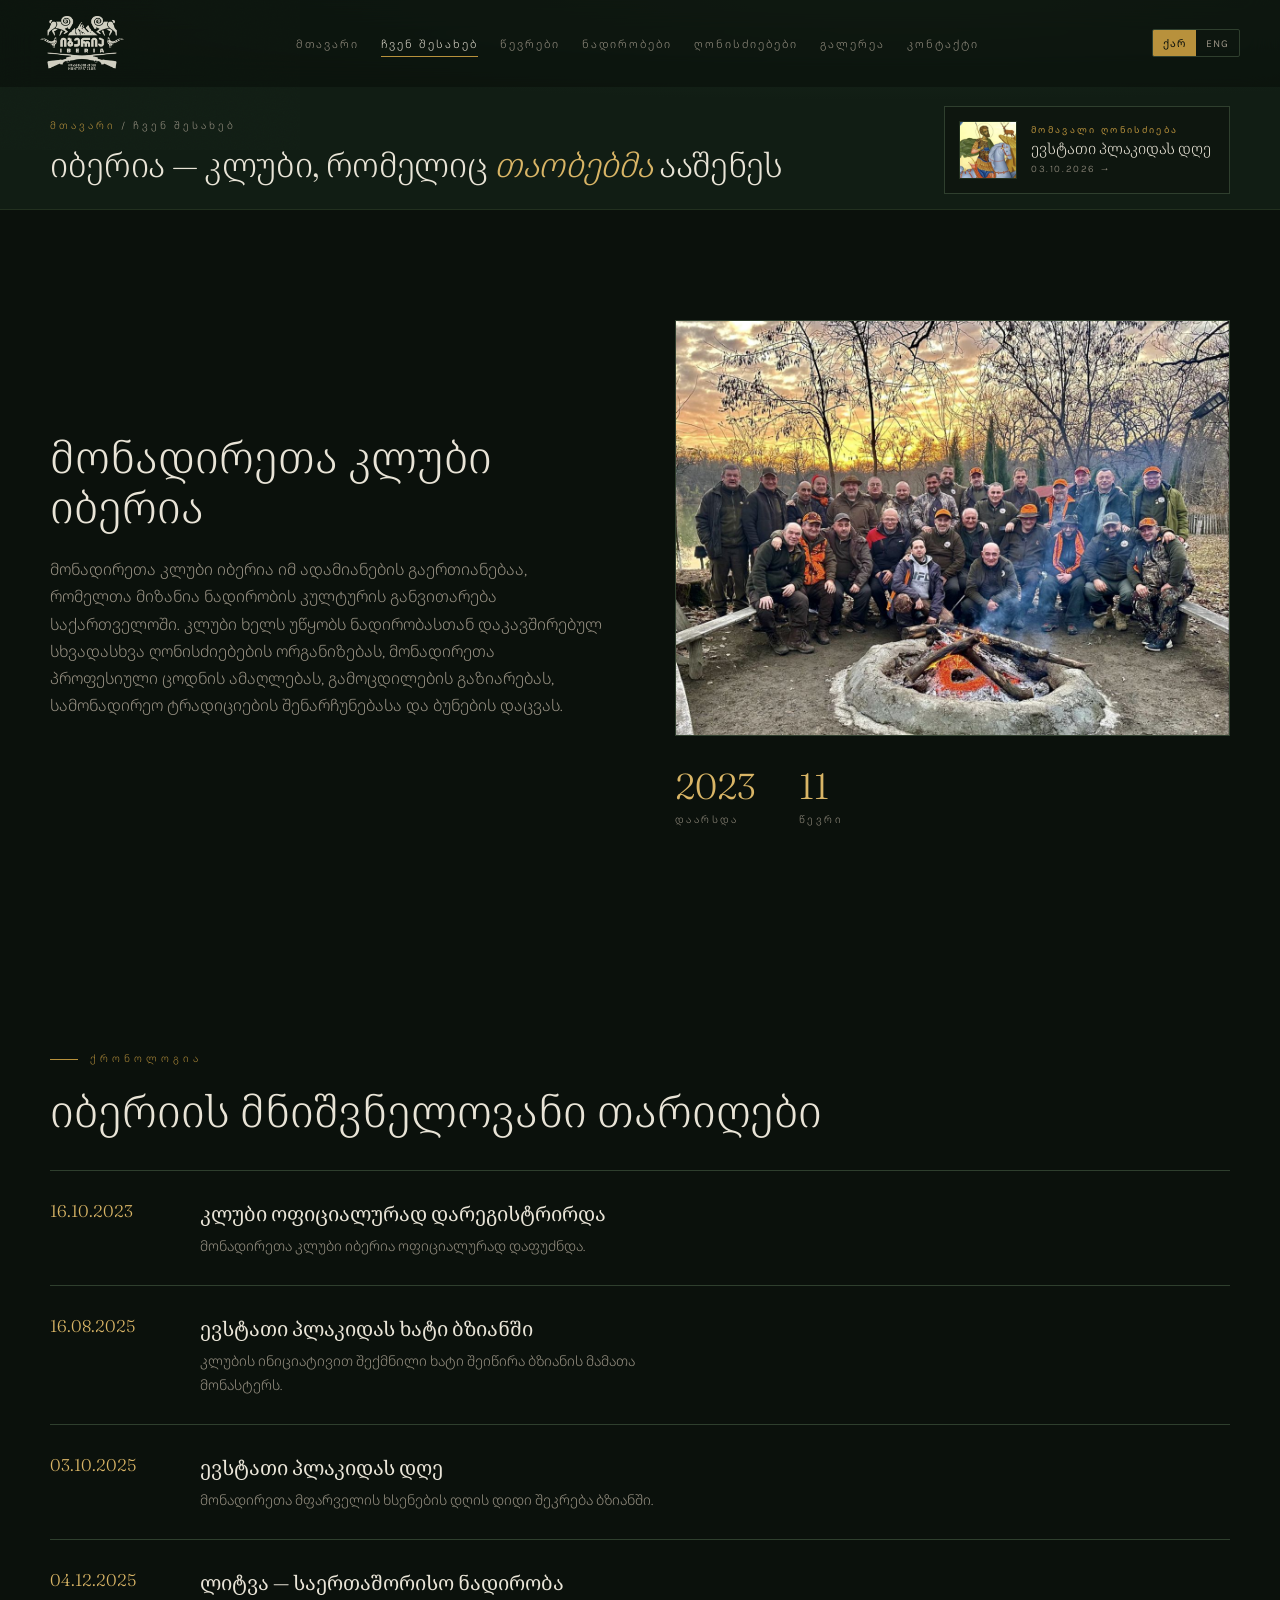
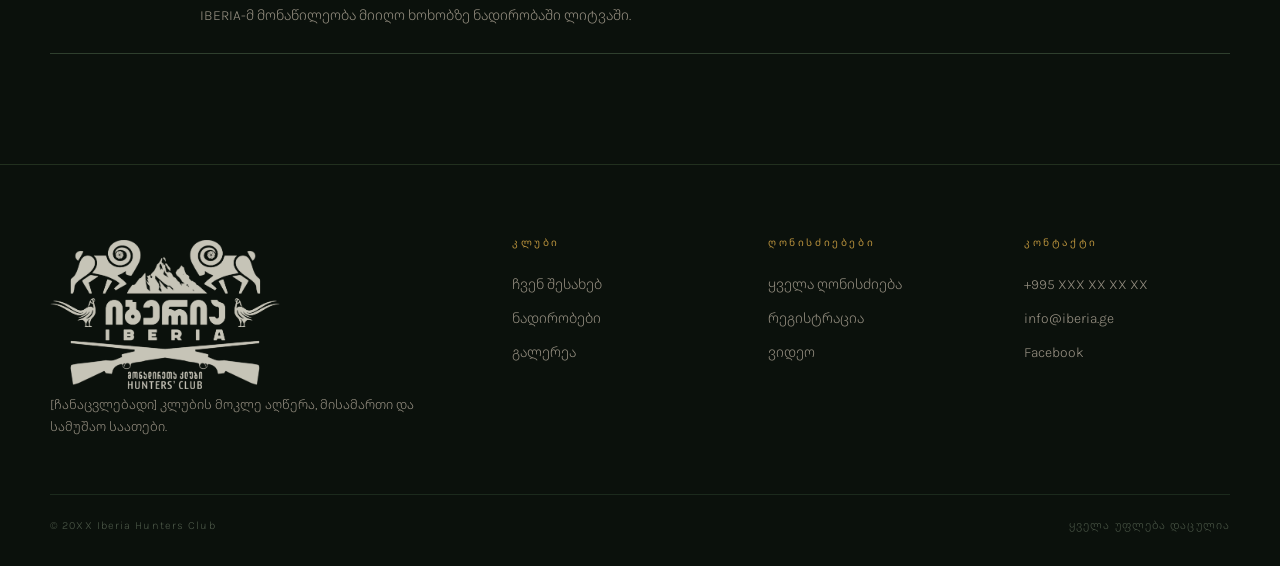
<file: about.html>
<!DOCTYPE html>
<html lang="ka">
<head>
<meta charset="utf-8">
<meta name="description" content="კლუბი იბერიას ისტორია, ტრადიციები და ეთიკა. მონადირეთა კლუბი საქართველოში.">
<link rel="canonical" href="https://iberia.org.ge/about.html">
<meta property="og:title" content="ჩვენ შესახებ · იბერია — მონადირეთა კლუბი">
<meta property="og:description" content="კლუბი იბერიას ისტორია, ტრადიციები და ეთიკა. მონადირეთა კლუბი საქართველოში.">
<meta property="og:url" content="https://iberia.org.ge/about.html">
<meta property="og:type" content="website">
<meta property="og:image" content="https://iberia.org.ge/assets/logo-bone.png">
<meta name="twitter:card" content="summary_large_image">
<meta name="viewport" content="width=device-width, initial-scale=1">
<title>ჩვენ შესახებ · იბერია — მონადირეთა კლუბი</title>
<link rel="preconnect" href="https://fonts.googleapis.com">
<link rel="preconnect" href="https://fonts.gstatic.com" crossorigin>
<link href="https://fonts.googleapis.com/css2?family=Fraunces:opsz,ital,wght@9..144,0,300;9..144,0,400;9..144,1,300&family=Karla:wght@300;400;500;600&family=Noto+Serif+Georgian:wght@300;400&family=Noto+Sans+Georgian:wght@300;400;500&display=swap" rel="stylesheet">
<link rel="icon" type="image/png" href="assets/favicon.png?v=2">
<link rel="apple-touch-icon" href="assets/favicon.png?v=2">
<link rel="stylesheet" href="assets/style.css?v=20">
</head>
<body>
<svg class="grain"><filter id="g"><feTurbulence type="fractalNoise" baseFrequency="0.85" numOctaves="4"/></filter><rect width="100%" height="100%" filter="url(#g)"/></svg>
<svg id="reticle" viewBox="0 0 46 46" fill="none">
<circle cx="23" cy="23" r="16" stroke="#b8913c" stroke-width="1" opacity=".85"/>
<circle cx="23" cy="23" r="1.5" fill="#b8913c"/>
<path d="M23 0v13M23 33v13M0 23h13M33 23h13" stroke="#b8913c" stroke-width="1" opacity=".85"/></svg>
<nav id="nav">
<a class="logo" href="index.html"><img class="crest-img" src="assets/logo-bone.png" alt="Iberia — Hunters' Club"></a>
<ul class="links" id="links">
<li><a href="index.html" data-ka lang="ka">მთავარი</a><a href="index.html" data-en lang="en">Home</a></li>
<li><a href="about.html" data-ka lang="ka">ჩვენ შესახებ</a><a href="about.html" data-en lang="en">About</a></li>
<li><a href="members.html" data-ka lang="ka">წევრები</a><a href="members.html" data-en lang="en">Members</a></li>
<li><a href="expeditions.html" data-ka lang="ka">ნადირობები</a><a href="expeditions.html" data-en lang="en">Expeditions</a></li>
<li><a href="events.html" data-ka lang="ka">ღონისძიებები</a><a href="events.html" data-en lang="en">Events</a></li>
<li><a href="gallery.html" data-ka lang="ka">გალერეა</a><a href="gallery.html" data-en lang="en">Gallery</a></li>
<li><a href="contact.html" data-ka lang="ka">კონტაქტი</a><a href="contact.html" data-en lang="en">Contact</a></li>
</ul>
<div class="nav-right">
<div class="lang"><button id="b-ka" class="on" onclick="setLang('ka')">ქარ</button><button id="b-en" onclick="setLang('en')">ENG</button></div>
<button class="burger" id="burger" aria-label="Menu"><span></span><span></span><span></span></button>
</div>
</nav>
<header class="banner">
<div class="wrap">

<div class="crumb"><a href="index.html" data-ka lang="ka">მთავარი</a><a href="index.html" data-en lang="en">Home</a> / <span data-ka lang="ka">ჩვენ შესახებ</span><span data-en lang="en">About</span></div>
<h1 data-ka lang="ka">იბერია — კლუბი, რომელიც <em>თაობებმა</em> ააშენეს</h1><h1 data-en lang="en">Iberia — a club built by <em>generations</em></h1>

<a class="promo" href="event.html#register">
<img src="assets/photos/ic-icon.jpg" alt="ევსტათი პლაკიდას დღე">
<span class="promo-body">
<b data-ka lang="ka">მომავალი ღონისძიება</b><b data-en lang="en">Upcoming event</b>
<span data-ka lang="ka">ევსტათი პლაკიდას დღე</span><span data-en lang="en">St. Eustathius Day</span>
<i>03.10.2026 →</i>
</span></a>
</div></header>
<section><div class="wrap g2 v-center">
<div class="reveal">
<h2 data-ka lang="ka">მონადირეთა კლუბი იბერია</h2><h2 data-en lang="en">Iberia Hunters’ Club</h2>
<p style="margin-top:14px" data-ka lang="ka">მონადირეთა კლუბი იბერია იმ ადამიანების გაერთიანებაა, რომელთა მიზანია ნადირობის კულტურის განვითარება საქართველოში. კლუბი ხელს უწყობს ნადირობასთან დაკავშირებულ სხვადასხვა ღონისძიებების ორგანიზებას, მონადირეთა პროფესიული ცოდნის ამაღლებას, გამოცდილების გაზიარებას, სამონადირეო ტრადიციების შენარჩუნებასა და ბუნების დაცვას.</p>
<p style="margin-top:14px" data-en lang="en">Iberia Hunters’ Club is a union of people whose goal is developing the culture of hunting in Georgia. The club supports organizing hunting-related events, raising hunters’ professional knowledge, sharing experience, preserving hunting traditions and protecting nature.</p>
</div>
<div class="reveal">
<div class="slideshow" style="aspect-ratio:4/3;border:1px solid var(--line-lt)">
<img src="assets/photos/ab-1.jpg" alt="მონადირეთა კლუბი იბერია" class="on">
<img src="assets/photos/ab-2.jpg" alt="მონადირეთა კლუბი იბერია">
</div>
<div style="display:flex;gap:44px;margin-top:32px;flex-wrap:wrap">
<div><b style="display:block;font-family:var(--display);font-size:36px;font-weight:300;color:var(--brass-lt);line-height:1">2023</b><span style="font-size:10px;letter-spacing:.24em;text-transform:uppercase;color:var(--bone-dim)" data-ka lang="ka">დაარსდა</span><span style="font-size:10px;letter-spacing:.24em;text-transform:uppercase;color:var(--bone-dim)" data-en lang="en">Founded</span></div>
<div><b style="display:block;font-family:var(--display);font-size:36px;font-weight:300;color:var(--brass-lt);line-height:1">11</b><span style="font-size:10px;letter-spacing:.24em;text-transform:uppercase;color:var(--bone-dim)" data-ka lang="ka">წევრი</span><span style="font-size:10px;letter-spacing:.24em;text-transform:uppercase;color:var(--bone-dim)" data-en lang="en">Members</span></div>
</div></div>
</div></section>


<section><div class="wrap reveal">
<div class="tag" data-ka lang="ka">ქრონოლოგია</div><div class="tag" data-en lang="en">Timeline</div>
<h2 data-ka lang="ka">იბერიის მნიშვნელოვანი თარიღები</h2><h2 data-en lang="en">Iberia’s milestones</h2>
<div style="margin-top:34px;border-top:1px solid var(--line-lt)"><div class="tl-row"><div style="font-family:var(--display);color:var(--brass-lt);font-size:17px">16.10.2023</div>
<div><h3 style="margin-bottom:4px" data-ka lang="ka">კლუბი ოფიციალურად დარეგისტრირდა</h3><h3 style="margin-bottom:4px" data-en lang="en">The club was officially registered</h3>
<p style="font-size:14px" data-ka lang="ka">მონადირეთა კლუბი იბერია ოფიციალურად დაფუძნდა.</p><p style="font-size:14px" data-en lang="en">The Iberia Hunters’ Club was officially founded.</p></div></div><div class="tl-row"><div style="font-family:var(--display);color:var(--brass-lt);font-size:17px">16.08.2025</div>
<div><h3 style="margin-bottom:4px" data-ka lang="ka">ევსტათი პლაკიდას ხატი ბზიანში</h3><h3 style="margin-bottom:4px" data-en lang="en">The St. Eustathius icon at Bziani</h3>
<p style="font-size:14px" data-ka lang="ka">კლუბის ინიციატივით შექმნილი ხატი შეიწირა ბზიანის მამათა მონასტერს.</p><p style="font-size:14px" data-en lang="en">The icon created on the club’s initiative was donated to the Bziani monastery.</p></div></div><div class="tl-row"><div style="font-family:var(--display);color:var(--brass-lt);font-size:17px">03.10.2025</div>
<div><h3 style="margin-bottom:4px" data-ka lang="ka">ევსტათი პლაკიდას დღე</h3><h3 style="margin-bottom:4px" data-en lang="en">St. Eustathius Day</h3>
<p style="font-size:14px" data-ka lang="ka">მონადირეთა მფარველის ხსენების დღის დიდი შეკრება ბზიანში.</p><p style="font-size:14px" data-en lang="en">The great memorial-day gathering of the hunters’ patron at Bziani.</p></div></div><div class="tl-row"><div style="font-family:var(--display);color:var(--brass-lt);font-size:17px">04.12.2025</div>
<div><h3 style="margin-bottom:4px" data-ka lang="ka">ლიტვა — საერთაშორისო ნადირობა</h3><h3 style="margin-bottom:4px" data-en lang="en">Lithuania — the international hunt</h3>
<p style="font-size:14px" data-ka lang="ka">IBERIA-მ მონაწილეობა მიიღო ხოხობზე ნადირობაში ლიტვაში.</p><p style="font-size:14px" data-en lang="en">IBERIA took part in the pheasant hunt in Lithuania.</p></div></div></div>
</div></section>
<footer>
<div class="wrap foot">
<div>
<a class="logo-full" href="index.html"><img src="assets/logo-bone.png" alt="Iberia — Hunters' Club"></a>
<p style="font-size:13px" data-ka lang="ka">[ჩანაცვლებადი] კლუბის მოკლე აღწერა, მისამართი და სამუშაო საათები.</p>
<p style="font-size:13px" data-en lang="en">[Placeholder] Short club description, address and opening hours.</p>
</div>
<div><h4 data-ka lang="ka">კლუბი</h4><h4 data-en lang="en">Club</h4>
<a href="about.html" data-ka lang="ka">ჩვენ შესახებ</a><a href="about.html" data-en lang="en">About</a>
<a href="expeditions.html" data-ka lang="ka">ნადირობები</a><a href="expeditions.html" data-en lang="en">Expeditions</a>
<a href="gallery.html" data-ka lang="ka">გალერეა</a><a href="gallery.html" data-en lang="en">Gallery</a></div>
<div><h4 data-ka lang="ka">ღონისძიებები</h4><h4 data-en lang="en">Events</h4>
<a href="events.html" data-ka lang="ka">ყველა ღონისძიება</a><a href="events.html" data-en lang="en">All events</a>
<a href="event.html" data-ka lang="ka">რეგისტრაცია</a><a href="event.html" data-en lang="en">Registration</a>
<a href="gallery.html#video" data-ka lang="ka">ვიდეო</a><a href="gallery.html#video" data-en lang="en">Videos</a></div>
<div><h4 data-ka lang="ka">კონტაქტი</h4><h4 data-en lang="en">Contact</h4>
<a href="tel:#">+995 XXX XX XX XX</a><a href="mailto:#">info@iberia.ge</a><a href="#">Facebook</a></div>
</div>
<div class="wrap copy"><span>© 20XX Iberia Hunters Club</span><span data-ka lang="ka">ყველა უფლება დაცულია</span><span data-en lang="en">All rights reserved</span></div>
</footer>
<script src="assets/app.js?v=22"></script>
</body></html>
</file>
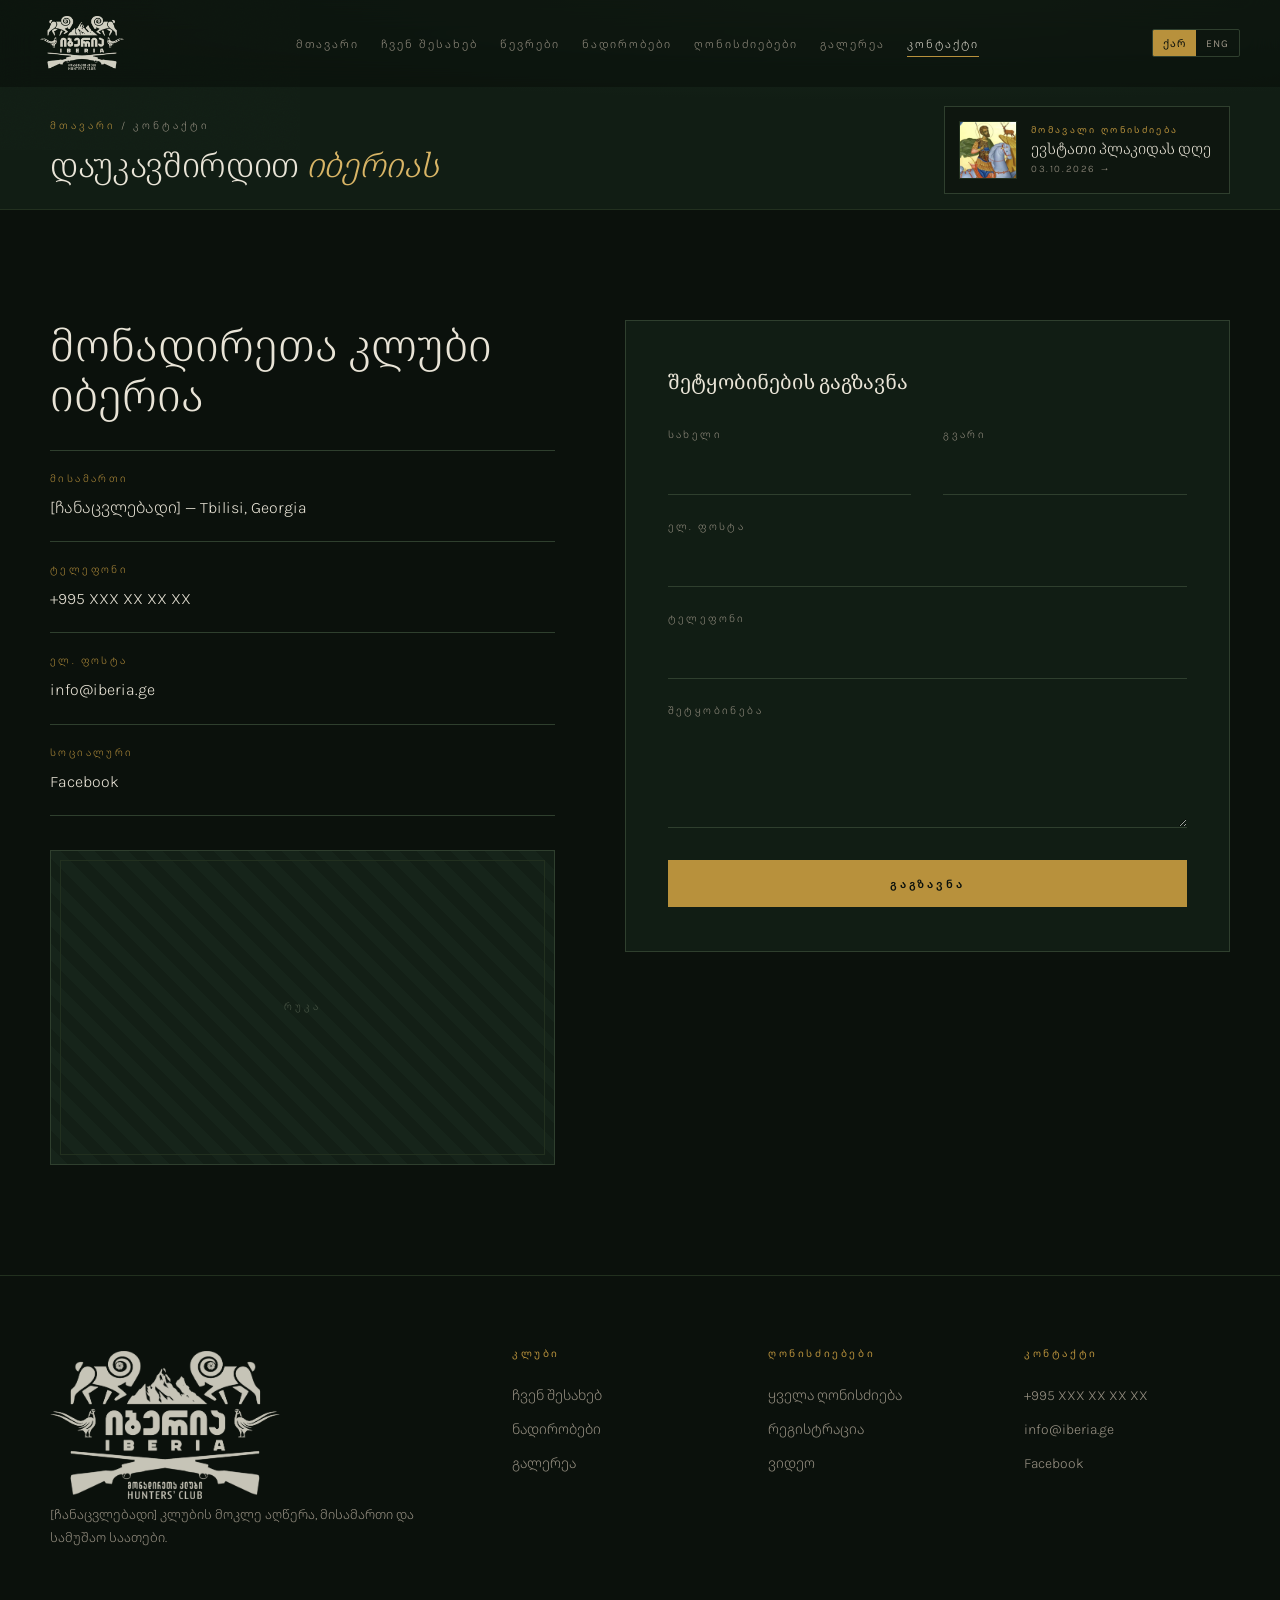
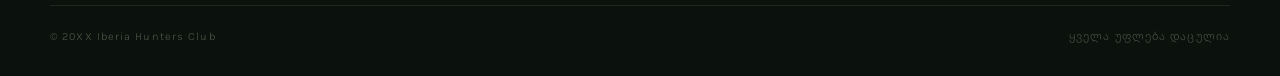
<file: contact.html>
<!DOCTYPE html>
<html lang="ka">
<head>
<meta charset="utf-8">
<meta name="description" content="დაუკავშირდით მონადირეთა კლუბ იბერიას.">
<link rel="canonical" href="https://iberia.org.ge/contact.html">
<meta property="og:title" content="კონტაქტი · იბერია — მონადირეთა კლუბი">
<meta property="og:description" content="დაუკავშირდით მონადირეთა კლუბ იბერიას.">
<meta property="og:url" content="https://iberia.org.ge/contact.html">
<meta property="og:type" content="website">
<meta property="og:image" content="https://iberia.org.ge/assets/logo-bone.png">
<meta name="twitter:card" content="summary_large_image">
<meta name="viewport" content="width=device-width, initial-scale=1">
<title>კონტაქტი · იბერია — მონადირეთა კლუბი</title>
<link rel="preconnect" href="https://fonts.googleapis.com">
<link rel="preconnect" href="https://fonts.gstatic.com" crossorigin>
<link href="https://fonts.googleapis.com/css2?family=Fraunces:opsz,ital,wght@9..144,0,300;9..144,0,400;9..144,1,300&family=Karla:wght@300;400;500;600&family=Noto+Serif+Georgian:wght@300;400&family=Noto+Sans+Georgian:wght@300;400;500&display=swap" rel="stylesheet">
<link rel="icon" type="image/png" href="assets/favicon.png?v=2">
<link rel="apple-touch-icon" href="assets/favicon.png?v=2">
<link rel="stylesheet" href="assets/style.css?v=20">
</head>
<body>
<svg class="grain"><filter id="g"><feTurbulence type="fractalNoise" baseFrequency="0.85" numOctaves="4"/></filter><rect width="100%" height="100%" filter="url(#g)"/></svg>
<svg id="reticle" viewBox="0 0 46 46" fill="none">
<circle cx="23" cy="23" r="16" stroke="#b8913c" stroke-width="1" opacity=".85"/>
<circle cx="23" cy="23" r="1.5" fill="#b8913c"/>
<path d="M23 0v13M23 33v13M0 23h13M33 23h13" stroke="#b8913c" stroke-width="1" opacity=".85"/></svg>
<nav id="nav">
<a class="logo" href="index.html"><img class="crest-img" src="assets/logo-bone.png" alt="Iberia — Hunters' Club"></a>
<ul class="links" id="links">
<li><a href="index.html" data-ka lang="ka">მთავარი</a><a href="index.html" data-en lang="en">Home</a></li>
<li><a href="about.html" data-ka lang="ka">ჩვენ შესახებ</a><a href="about.html" data-en lang="en">About</a></li>
<li><a href="members.html" data-ka lang="ka">წევრები</a><a href="members.html" data-en lang="en">Members</a></li>
<li><a href="expeditions.html" data-ka lang="ka">ნადირობები</a><a href="expeditions.html" data-en lang="en">Expeditions</a></li>
<li><a href="events.html" data-ka lang="ka">ღონისძიებები</a><a href="events.html" data-en lang="en">Events</a></li>
<li><a href="gallery.html" data-ka lang="ka">გალერეა</a><a href="gallery.html" data-en lang="en">Gallery</a></li>
<li><a href="contact.html" data-ka lang="ka">კონტაქტი</a><a href="contact.html" data-en lang="en">Contact</a></li>
</ul>
<div class="nav-right">
<div class="lang"><button id="b-ka" class="on" onclick="setLang('ka')">ქარ</button><button id="b-en" onclick="setLang('en')">ENG</button></div>
<button class="burger" id="burger" aria-label="Menu"><span></span><span></span><span></span></button>
</div>
</nav>
<header class="banner">
<div class="wrap">

<div class="crumb"><a href="index.html" data-ka lang="ka">მთავარი</a><a href="index.html" data-en lang="en">Home</a> / <span data-ka lang="ka">კონტაქტი</span><span data-en lang="en">Contact</span></div>
<h1 data-ka lang="ka">დაუკავშირდით <em>იბერიას</em></h1><h1 data-en lang="en">Get in touch with <em>Iberia</em></h1>

<a class="promo" href="event.html#register">
<img src="assets/photos/ic-icon.jpg" alt="ევსტათი პლაკიდას დღე">
<span class="promo-body">
<b data-ka lang="ka">მომავალი ღონისძიება</b><b data-en lang="en">Upcoming event</b>
<span data-ka lang="ka">ევსტათი პლაკიდას დღე</span><span data-en lang="en">St. Eustathius Day</span>
<i>03.10.2026 →</i>
</span></a>
</div></header>
<section><div class="wrap g-contact">
<div class="reveal">
<h2 data-ka lang="ka">მონადირეთა კლუბი იბერია</h2><h2 data-en lang="en">Iberia Hunters’ Club</h2>
<div style="margin-top:30px;border-top:1px solid var(--line-lt)">
<div style="padding:20px 0;border-bottom:1px solid var(--line-lt)">
<div style="font-size:10px;letter-spacing:.24em;text-transform:uppercase;color:var(--brass);margin-bottom:6px" data-ka lang="ka">მისამართი</div>
<div style="font-size:10px;letter-spacing:.24em;text-transform:uppercase;color:var(--brass);margin-bottom:6px" data-en lang="en">Address</div>
<div style="color:var(--bone)">[ჩანაცვლებადი] — Tbilisi, Georgia</div></div><div style="padding:20px 0;border-bottom:1px solid var(--line-lt)">
<div style="font-size:10px;letter-spacing:.24em;text-transform:uppercase;color:var(--brass);margin-bottom:6px" data-ka lang="ka">ტელეფონი</div>
<div style="font-size:10px;letter-spacing:.24em;text-transform:uppercase;color:var(--brass);margin-bottom:6px" data-en lang="en">Phone</div>
<div style="color:var(--bone)">+995 XXX XX XX XX</div></div><div style="padding:20px 0;border-bottom:1px solid var(--line-lt)">
<div style="font-size:10px;letter-spacing:.24em;text-transform:uppercase;color:var(--brass);margin-bottom:6px" data-ka lang="ka">ელ. ფოსტა</div>
<div style="font-size:10px;letter-spacing:.24em;text-transform:uppercase;color:var(--brass);margin-bottom:6px" data-en lang="en">Email</div>
<div style="color:var(--bone)">info@iberia.ge</div></div><div style="padding:20px 0;border-bottom:1px solid var(--line-lt)">
<div style="font-size:10px;letter-spacing:.24em;text-transform:uppercase;color:var(--brass);margin-bottom:6px" data-ka lang="ka">სოციალური</div>
<div style="font-size:10px;letter-spacing:.24em;text-transform:uppercase;color:var(--brass);margin-bottom:6px" data-en lang="en">Social</div>
<div style="color:var(--bone)">Facebook</div></div>
</div>
<div class="ph" style="aspect-ratio:16/10;margin-top:34px"><span data-ka lang="ka">რუკა</span><span data-en lang="en">Map</span></div>
</div>
<div class="reveal"><div class="panel">
<h3 data-ka lang="ka">შეტყობინების გაგზავნა</h3><h3 data-en lang="en">Send a message</h3>
<div style="margin-top:28px">
<div class="row"><div class="field"><label data-ka lang="ka">სახელი</label><label data-en lang="en">First name</label><input type="text" data-f="first"></div>
<div class="field"><label data-ka lang="ka">გვარი</label><label data-en lang="en">Last name</label><input type="text" data-f="last"></div></div>
<div class="field"><label data-ka lang="ka">ელ. ფოსტა</label><label data-en lang="en">Email</label><input type="email" data-f="email"></div>
<div class="field"><label data-ka lang="ka">ტელეფონი</label><label data-en lang="en">Phone</label><input type="tel" data-f="phone"></div>
<div class="field"><label data-ka lang="ka">შეტყობინება</label><label data-en lang="en">Message</label><textarea rows="4" data-f="message"></textarea></div>
<input type="text" name="website" id="ct-hp" style="display:none" tabindex="-1" autocomplete="off">
<button class="btn" style="width:100%" onclick="return sendContact()" data-ka lang="ka">გაგზავნა</button>
<button class="btn" style="width:100%" onclick="return sendContact()" data-en lang="en">Send</button>
<p class="note" id="ct-msg" style="display:none"></p>
</div></div></div>
</div></section><footer>
<div class="wrap foot">
<div>
<a class="logo-full" href="index.html"><img src="assets/logo-bone.png" alt="Iberia — Hunters' Club"></a>
<p style="font-size:13px" data-ka lang="ka">[ჩანაცვლებადი] კლუბის მოკლე აღწერა, მისამართი და სამუშაო საათები.</p>
<p style="font-size:13px" data-en lang="en">[Placeholder] Short club description, address and opening hours.</p>
</div>
<div><h4 data-ka lang="ka">კლუბი</h4><h4 data-en lang="en">Club</h4>
<a href="about.html" data-ka lang="ka">ჩვენ შესახებ</a><a href="about.html" data-en lang="en">About</a>
<a href="expeditions.html" data-ka lang="ka">ნადირობები</a><a href="expeditions.html" data-en lang="en">Expeditions</a>
<a href="gallery.html" data-ka lang="ka">გალერეა</a><a href="gallery.html" data-en lang="en">Gallery</a></div>
<div><h4 data-ka lang="ka">ღონისძიებები</h4><h4 data-en lang="en">Events</h4>
<a href="events.html" data-ka lang="ka">ყველა ღონისძიება</a><a href="events.html" data-en lang="en">All events</a>
<a href="event.html" data-ka lang="ka">რეგისტრაცია</a><a href="event.html" data-en lang="en">Registration</a>
<a href="gallery.html#video" data-ka lang="ka">ვიდეო</a><a href="gallery.html#video" data-en lang="en">Videos</a></div>
<div><h4 data-ka lang="ka">კონტაქტი</h4><h4 data-en lang="en">Contact</h4>
<a href="tel:#">+995 XXX XX XX XX</a><a href="mailto:#">info@iberia.ge</a><a href="#">Facebook</a></div>
</div>
<div class="wrap copy"><span>© 20XX Iberia Hunters Club</span><span data-ka lang="ka">ყველა უფლება დაცულია</span><span data-en lang="en">All rights reserved</span></div>
</footer>
<script src="assets/app.js?v=22"></script>
</body></html>
</file>
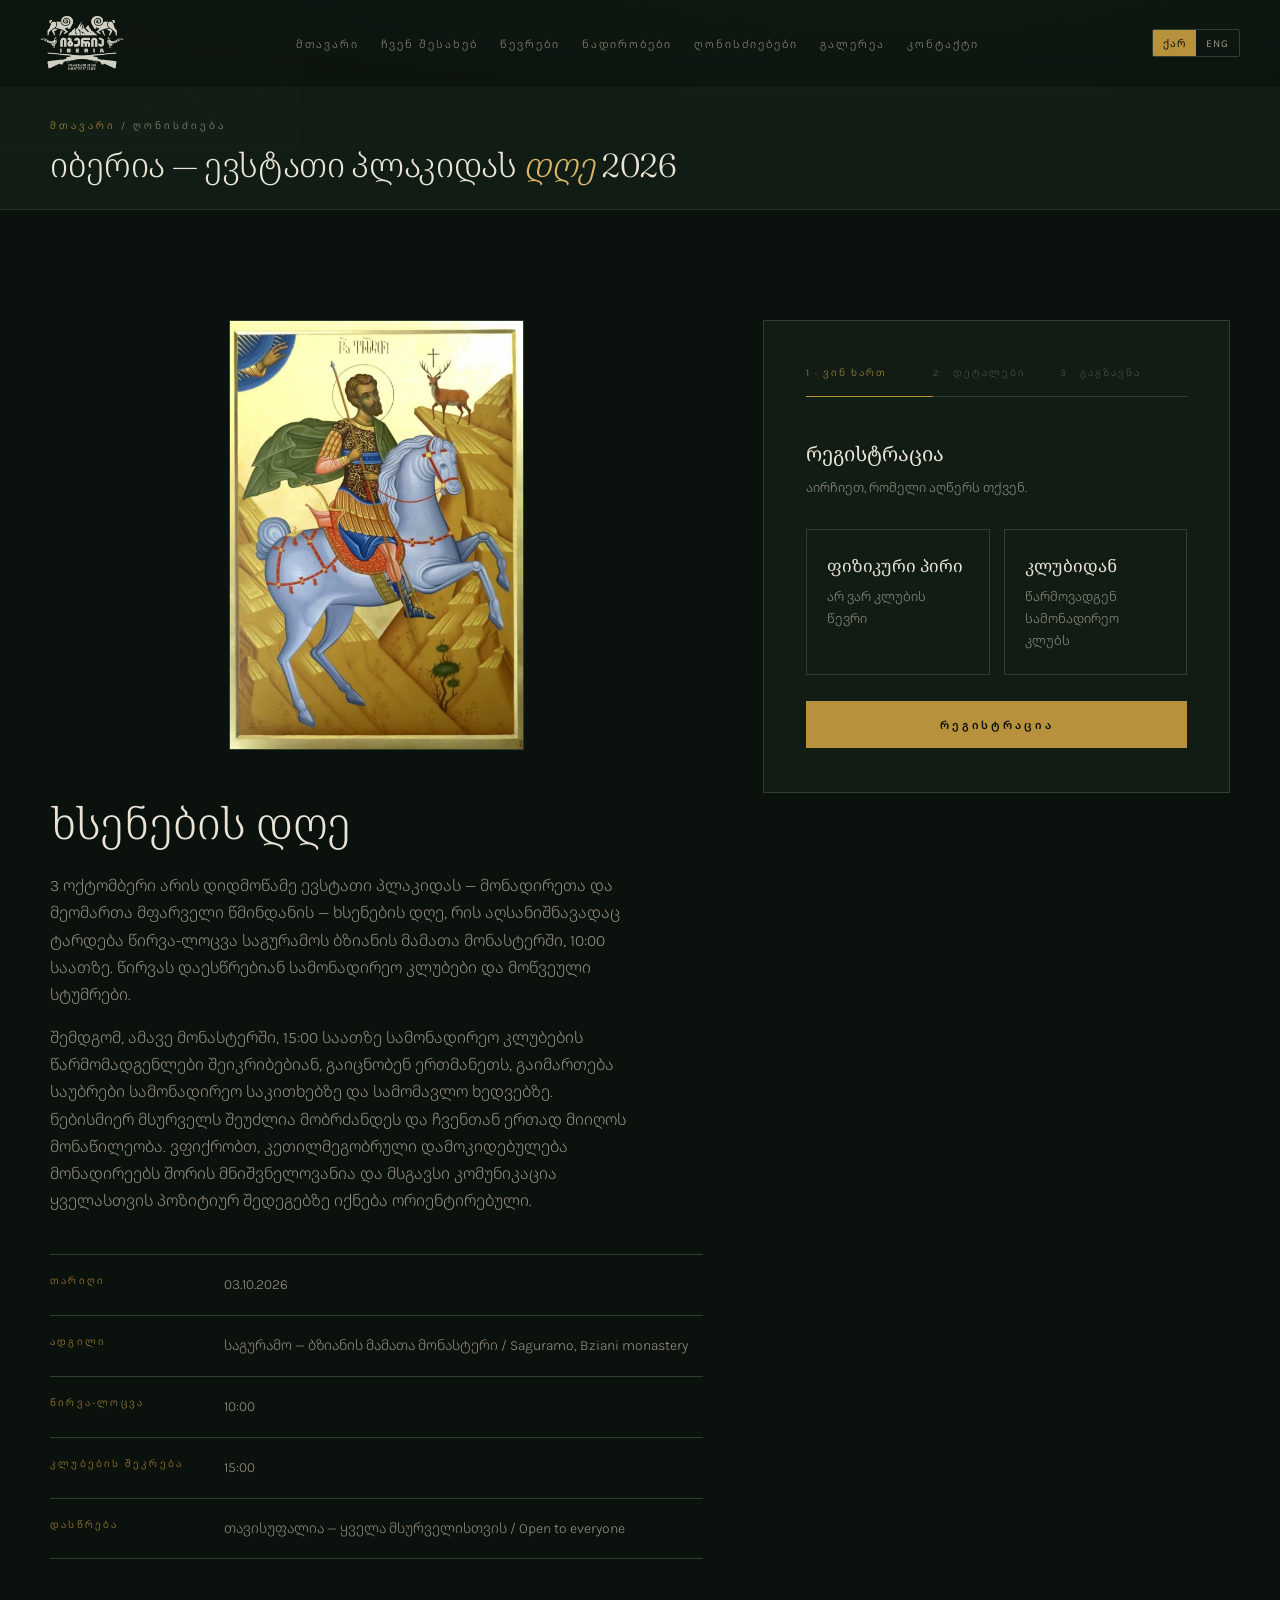
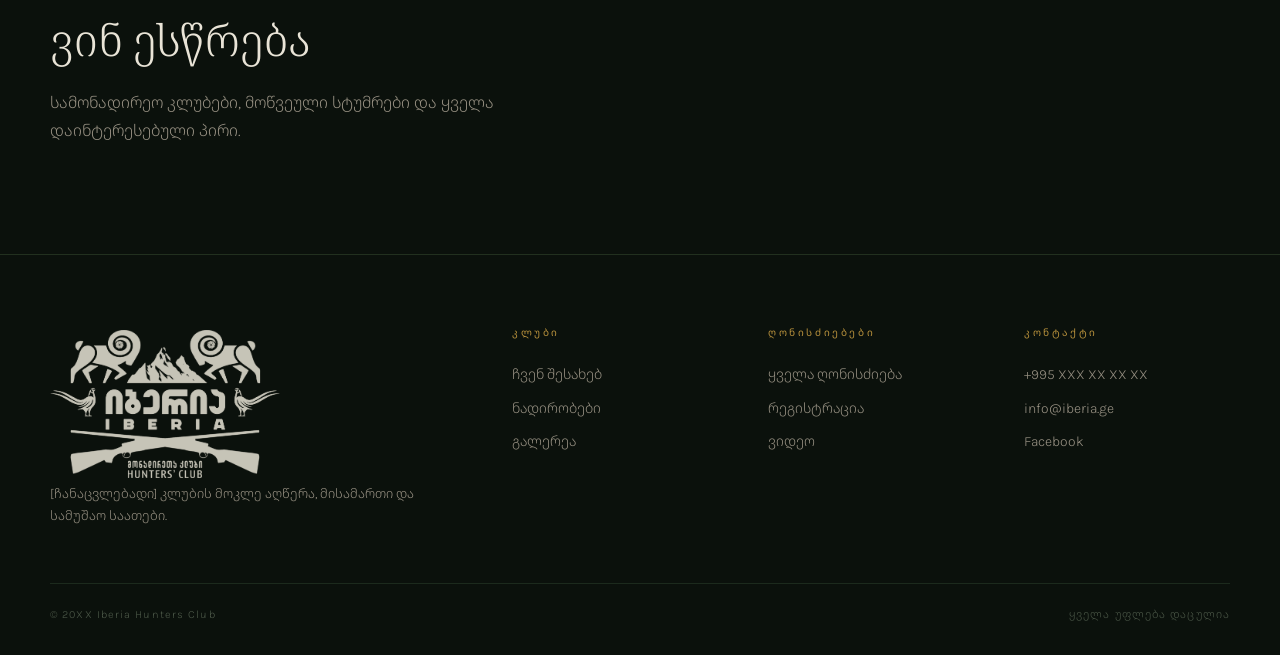
<file: event.html>
<!doctype html>
<html lang="ka">
  <head>
    <meta charset="utf-8" />
    <meta
      name="description"
      content="3 ოქტომბერი — მონადირეთა მფარველის ხსენების დღე ბზიანის მონასტერში. რეგისტრაცია ღიაა ყველასთვის."
    />
    <link rel="canonical" href="https://iberia.org.ge/event.html" />
    <meta
      property="og:title"
      content="ევსტათი პლაკიდას დღე 2026 — რეგისტრაცია · იბერია"
    />
    <meta
      property="og:description"
      content="3 ოქტომბერი — მონადირეთა მფარველის ხსენების დღე ბზიანის მონასტერში. რეგისტრაცია ღიაა ყველასთვის."
    />
    <meta property="og:url" content="https://iberia.org.ge/event.html" />
    <meta property="og:type" content="website" />
    <meta
      property="og:image"
      content="https://iberia.org.ge/assets/photos/icon-full.jpg"
    />
    <meta name="twitter:card" content="summary_large_image" />
    <meta name="viewport" content="width=device-width, initial-scale=1" />
    <title>ევსტათი პლაკიდას დღე 2026 — რეგისტრაცია · იბერია</title>
    <link rel="preconnect" href="https://fonts.googleapis.com" />
    <link rel="preconnect" href="https://fonts.gstatic.com" crossorigin />
    <link
      href="https://fonts.googleapis.com/css2?family=Fraunces:opsz,ital,wght@9..144,0,300;9..144,0,400;9..144,1,300&family=Karla:wght@300;400;500;600&family=Noto+Serif+Georgian:wght@300;400&family=Noto+Sans+Georgian:wght@300;400;500&display=swap"
      rel="stylesheet"
    />
    <link rel="icon" type="image/png" href="assets/favicon.png?v=2" />
    <link rel="apple-touch-icon" href="assets/favicon.png?v=2" />
    <link rel="stylesheet" href="assets/style.css?v=20" />
  </head>
  <body>
    <svg class="grain">
      <filter id="g">
        <feTurbulence type="fractalNoise" baseFrequency="0.85" numOctaves="4" />
      </filter>
      <rect width="100%" height="100%" filter="url(#g)" />
    </svg>
    <svg id="reticle" viewBox="0 0 46 46" fill="none">
      <circle
        cx="23"
        cy="23"
        r="16"
        stroke="#b8913c"
        stroke-width="1"
        opacity=".85"
      />
      <circle cx="23" cy="23" r="1.5" fill="#b8913c" />
      <path
        d="M23 0v13M23 33v13M0 23h13M33 23h13"
        stroke="#b8913c"
        stroke-width="1"
        opacity=".85"
      />
    </svg>
    <nav id="nav">
      <a class="logo" href="index.html"
        ><img
          class="crest-img"
          src="assets/logo-bone.png"
          alt="Iberia — Hunters' Club"
      /></a>
      <ul class="links" id="links">
        <li>
          <a href="index.html" data-ka lang="ka">მთავარი</a
          ><a href="index.html" data-en lang="en">Home</a>
        </li>
        <li>
          <a href="about.html" data-ka lang="ka">ჩვენ შესახებ</a
          ><a href="about.html" data-en lang="en">About</a>
        </li>
        <li>
          <a href="members.html" data-ka lang="ka">წევრები</a
          ><a href="members.html" data-en lang="en">Members</a>
        </li>
        <li>
          <a href="expeditions.html" data-ka lang="ka">ნადირობები</a
          ><a href="expeditions.html" data-en lang="en">Expeditions</a>
        </li>
        <li>
          <a href="events.html" data-ka lang="ka">ღონისძიებები</a
          ><a href="events.html" data-en lang="en">Events</a>
        </li>
        <li>
          <a href="gallery.html" data-ka lang="ka">გალერეა</a
          ><a href="gallery.html" data-en lang="en">Gallery</a>
        </li>
        <li>
          <a href="contact.html" data-ka lang="ka">კონტაქტი</a
          ><a href="contact.html" data-en lang="en">Contact</a>
        </li>
      </ul>
      <div class="nav-right">
        <div class="lang">
          <button id="b-ka" class="on" onclick="setLang('ka')">ქარ</button
          ><button id="b-en" onclick="setLang('en')">ENG</button>
        </div>
        <button class="burger" id="burger" aria-label="Menu">
          <span></span><span></span><span></span>
        </button>
      </div>
    </nav>
    <header class="banner">
      <div class="wrap">
        <div class="crumb">
          <a href="index.html" data-ka lang="ka">მთავარი</a
          ><a href="index.html" data-en lang="en">Home</a> /
          <span data-ka lang="ka">ღონისძიება</span
          ><span data-en lang="en">Event</span>
        </div>
        <h1 data-ka lang="ka">იბერია — ევსტათი პლაკიდას <em>დღე</em> 2026</h1>
        <h1 data-en lang="en">Iberia — St. Eustathius <em>Day</em> 2026</h1>
      </div>
    </header>
    <section>
      <div class="wrap g-event">
        <div class="reveal">
          <div style="margin-bottom: 40px; text-align: center">
            <img
              src="assets/photos/icon-full.jpg"
              alt="წმ. ევსტათი პლაკიდას ხატი"
              style="
                max-height: 430px;
                width: auto;
                max-width: 100%;
                display: inline-block;
                border: 1px solid var(--line-lt);
              "
            />
          </div>
          <h2 data-ka lang="ka">ხსენების დღე</h2>
          <h2 data-en lang="en">The memorial day</h2>
          <p data-ka lang="ka">
            3 ოქტომბერი არის დიდმოწამე ევსტათი პლაკიდას — მონადირეთა და მეომართა
            მფარველი წმინდანის — ხსენების დღე, რის აღსანიშნავადაც ტარდება
            წირვა-ლოცვა საგურამოს ბზიანის მამათა მონასტერში, 10:00 საათზე.
            წირვას დაესწრებიან სამონადირეო კლუბები და მოწვეული სტუმრები.
          </p>
          <p style="margin-top: 16px" data-ka lang="ka">
            შემდგომ, ამავე მონასტერში, 15:00 საათზე სამონადირეო კლუბების
            წარმომადგენლები შეიკრიბებიან, გაიცნობენ ერთმანეთს, გაიმართება
            საუბრები სამონადირეო საკითხებზე და სამომავლო ხედვებზე. ნებისმიერ
            მსურველს შეუძლია მობრძანდეს და ჩვენთან ერთად მიიღოს მონაწილეობა.
            ვფიქრობთ, კეთილმეგობრული დამოკიდებულება მონადირეებს შორის
            მნიშვნელოვანია და მსგავსი კომუნიკაცია ყველასთვის პოზიტიურ შედეგებზე
            იქნება ორიენტირებული.
          </p>
          <p data-en lang="en">
            [Placeholder copy] Full description — what happens, where, how long
            it runs, who it's for.
          </p>
          <p style="margin-top: 16px" data-en lang="en">
            Afterwards, at 15:00 at the same monastery, representatives of the
            hunting clubs gather to meet one another, with talks on hunting
            matters and plans for the future. Anyone who wishes is welcome to
            come and take part with us. We believe friendly relations between
            hunters matter, and that this kind of communication leads to
            positive results for everyone.
          </p>
          <div style="margin-top: 40px; border-top: 1px solid var(--line-lt)">
            <div class="spec-row">
              <span
                style="
                  font-size: 10px;
                  letter-spacing: 0.22em;
                  text-transform: uppercase;
                  color: var(--brass);
                "
                data-ka
                lang="ka"
                >თარიღი</span
              ><span
                style="
                  font-size: 10px;
                  letter-spacing: 0.22em;
                  text-transform: uppercase;
                  color: var(--brass);
                "
                data-en
                lang="en"
                >Date</span
              ><span style="color: var(--bone-dim); font-size: 14px"
                >03.10.2026</span
              >
            </div>
            <div class="spec-row">
              <span
                style="
                  font-size: 10px;
                  letter-spacing: 0.22em;
                  text-transform: uppercase;
                  color: var(--brass);
                "
                data-ka
                lang="ka"
                >ადგილი</span
              ><span
                style="
                  font-size: 10px;
                  letter-spacing: 0.22em;
                  text-transform: uppercase;
                  color: var(--brass);
                "
                data-en
                lang="en"
                >Location</span
              ><span style="color: var(--bone-dim); font-size: 14px"
                >საგურამო — ბზიანის მამათა მონასტერი / Saguramo, Bziani
                monastery</span
              >
            </div>
            <div class="spec-row">
              <span
                style="
                  font-size: 10px;
                  letter-spacing: 0.22em;
                  text-transform: uppercase;
                  color: var(--brass);
                "
                data-ka
                lang="ka"
                >წირვა-ლოცვა</span
              ><span
                style="
                  font-size: 10px;
                  letter-spacing: 0.22em;
                  text-transform: uppercase;
                  color: var(--brass);
                "
                data-en
                lang="en"
                >Liturgy</span
              ><span style="color: var(--bone-dim); font-size: 14px"
                >10:00</span
              >
            </div>
            <div class="spec-row">
              <span
                style="
                  font-size: 10px;
                  letter-spacing: 0.22em;
                  text-transform: uppercase;
                  color: var(--brass);
                "
                data-ka
                lang="ka"
                >კლუბების შეკრება</span
              ><span
                style="
                  font-size: 10px;
                  letter-spacing: 0.22em;
                  text-transform: uppercase;
                  color: var(--brass);
                "
                data-en
                lang="en"
                >Clubs’ gathering</span
              ><span style="color: var(--bone-dim); font-size: 14px"
                >15:00</span
              >
            </div>
            <div class="spec-row">
              <span
                style="
                  font-size: 10px;
                  letter-spacing: 0.22em;
                  text-transform: uppercase;
                  color: var(--brass);
                "
                data-ka
                lang="ka"
                >დასწრება</span
              ><span
                style="
                  font-size: 10px;
                  letter-spacing: 0.22em;
                  text-transform: uppercase;
                  color: var(--brass);
                "
                data-en
                lang="en"
                >Attendance</span
              ><span style="color: var(--bone-dim); font-size: 14px"
                >თავისუფალია — ყველა მსურველისთვის / Open to everyone</span
              >
            </div>
          </div>
          <h2 style="margin-top: 56px" data-ka lang="ka">ვინ ესწრება</h2>
          <h2 style="margin-top: 56px" data-en lang="en">Who attends</h2>
          <p data-ka lang="ka">
            სამონადირეო კლუბები, მოწვეული სტუმრები და ყველა დაინტერესებული პირი.
          </p>
          <p data-en lang="en">
            Hunting clubs, invited guests, and anyone who is interested.
          </p>
        </div>

        <div class="reveal sticky-panel" id="register">
          <div class="panel">
            <div class="steps">
              <div class="step on" data-ka lang="ka">1 · ვინ ხართ</div>
              <div class="step on" data-en lang="en">1 · Who you are</div>
              <div class="step" data-ka lang="ka">2 · დეტალები</div>
              <div class="step" data-en lang="en">2 · Details</div>
              <div class="step" data-ka lang="ka">3 · გაგზავნა</div>
              <div class="step" data-en lang="en">3 · Submit</div>
            </div>

            <div
              id="reg-form"
              data-event="ევსტათი პლაკიდას დღე 2026 / St. Eustathius Day 2026"
            >
              <h3 style="margin-bottom: 6px" data-ka lang="ka">რეგისტრაცია</h3>
              <h3 style="margin-bottom: 6px" data-en lang="en">Register</h3>
              <p style="font-size: 13px; margin-bottom: 30px" data-ka lang="ka">
                აირჩიეთ, რომელი აღწერს თქვენ.
              </p>
              <p style="font-size: 13px; margin-bottom: 30px" data-en lang="en">
                Choose which describes you.
              </p>

              <div class="choice">
                <div>
                  <input
                    type="radio"
                    name="aff"
                    id="aff-solo"
                    onchange="affil('solo')"
                  />
                  <label for="aff-solo"
                    ><b data-ka lang="ka">ფიზიკური პირი</b
                    ><b data-en lang="en">Individual</b>
                    <span data-ka lang="ka">არ ვარ კლუბის წევრი</span
                    ><span data-en lang="en"
                      >Not a member of any club</span
                    ></label
                  >
                </div>
                <div>
                  <input
                    type="radio"
                    name="aff"
                    id="aff-club"
                    onchange="affil('club')"
                  />
                  <label for="aff-club"
                    ><b data-ka lang="ka">კლუბიდან</b
                    ><b data-en lang="en">From a club</b>
                    <span data-ka lang="ka">წარმოვადგენ სამონადირეო კლუბს</span
                    ><span data-en lang="en"
                      >I represent a hunting club</span
                    ></label
                  >
                </div>
              </div>

              <div class="cond" id="c-solo">
                <div class="field">
                  <label data-ka lang="ka">სახელი</label
                  ><label data-en lang="en">First name</label
                  ><input type="text" data-f="first" />
                </div>
                <div class="field">
                  <label data-ka lang="ka">გვარი</label
                  ><label data-en lang="en">Last name</label
                  ><input type="text" data-f="last" />
                </div>
                <div class="field">
                  <label data-ka lang="ka">ელ. ფოსტა</label
                  ><label data-en lang="en">Email</label
                  ><input type="email" data-f="email" />
                </div>
                <div class="field">
                  <label data-ka lang="ka">ტელეფონი</label
                  ><label data-en lang="en">Phone</label
                  ><input type="tel" data-f="phone" />
                </div>
              </div>

              <div class="cond" id="c-club">
                <div class="field">
                  <label data-ka lang="ka">კლუბის სახელი</label
                  ><label data-en lang="en">Club name</label>
                  <select id="club-select">
                    <option data-ka lang="ka">აირჩიეთ კლუბი…</option>
                    <option data-en lang="en">Select your club…</option>
                  </select>
                </div>
                <div class="field" id="club-other" style="display: none">
                  <label data-ka lang="ka">ჩაწერეთ კლუბის სახელი</label
                  ><label data-en lang="en">Type your club’s name</label
                  ><input type="text" data-f="club_other" />
                </div>
                <div class="field">
                  <label data-ka lang="ka">სახელი</label
                  ><label data-en lang="en">First name</label
                  ><input type="text" data-f="first" />
                </div>
                <div class="field">
                  <label data-ka lang="ka">გვარი</label
                  ><label data-en lang="en">Last name</label
                  ><input type="text" data-f="last" />
                </div>
                <div class="field">
                  <label data-ka lang="ka">ელ. ფოსტა</label
                  ><label data-en lang="en">Email</label
                  ><input type="email" data-f="email" />
                </div>
                <div class="field">
                  <label data-ka lang="ka">ტელეფონი</label
                  ><label data-en lang="en">Phone</label
                  ><input type="tel" data-f="phone" />
                </div>
              </div>

              <input
                type="text"
                name="website"
                id="reg-hp"
                style="display: none"
                tabindex="-1"
                autocomplete="off"
              />
              <button
                class="btn"
                style="width: 100%; margin-top: 26px"
                onclick="return submitReg();"
                data-ka
                lang="ka"
              >
                რეგისტრაცია
              </button>
              <button
                class="btn"
                style="width: 100%; margin-top: 26px"
                onclick="return submitReg();"
                data-en
                lang="en"
              >
                Register
              </button>
              <p
                class="note"
                id="reg-err"
                style="display: none; color: #c96a4a"
                data-ka
                lang="ka"
              >
                გთხოვთ შეავსოთ ყველა ველი სწორად.
              </p>
              <p
                class="note"
                style="display: none; color: #c96a4a"
                data-en
                lang="en"
                id="reg-err-en"
              >
                Please fill in all fields correctly.
              </p>
            </div>

            <div class="ok" id="reg-ok">
              <svg
                viewBox="0 0 46 46"
                fill="none"
                stroke="#b8913c"
                stroke-width="1.2"
              >
                <circle cx="23" cy="23" r="22" />
                <path d="M14 23l6 6 12-14" />
              </svg>
              <h3 data-ka lang="ka">განაცხადი მიღებულია</h3>
              <h3 data-en lang="en">Application received</h3>
              <p style="font-size: 13px; margin: 0 auto" data-ka lang="ka">
                [დემო] რეალურ საიტზე კლუბი მიიღებს შეტყობინებას და
                დაგიკავშირდებათ.
              </p>
              <p style="font-size: 13px; margin: 0 auto" data-en lang="en">
                [Demo] On the live site the club gets notified and contacts you.
              </p>
            </div>
          </div>
        </div>
      </div>
    </section>
    <footer>
      <div class="wrap foot">
        <div>
          <a class="logo-full" href="index.html"
            ><img src="assets/logo-bone.png" alt="Iberia — Hunters' Club"
          /></a>
          <p style="font-size: 13px" data-ka lang="ka">
            [ჩანაცვლებადი] კლუბის მოკლე აღწერა, მისამართი და სამუშაო საათები.
          </p>
          <p style="font-size: 13px" data-en lang="en">
            [Placeholder] Short club description, address and opening hours.
          </p>
        </div>
        <div>
          <h4 data-ka lang="ka">კლუბი</h4>
          <h4 data-en lang="en">Club</h4>
          <a href="about.html" data-ka lang="ka">ჩვენ შესახებ</a
          ><a href="about.html" data-en lang="en">About</a>
          <a href="expeditions.html" data-ka lang="ka">ნადირობები</a
          ><a href="expeditions.html" data-en lang="en">Expeditions</a>
          <a href="gallery.html" data-ka lang="ka">გალერეა</a
          ><a href="gallery.html" data-en lang="en">Gallery</a>
        </div>
        <div>
          <h4 data-ka lang="ka">ღონისძიებები</h4>
          <h4 data-en lang="en">Events</h4>
          <a href="events.html" data-ka lang="ka">ყველა ღონისძიება</a
          ><a href="events.html" data-en lang="en">All events</a>
          <a href="event.html" data-ka lang="ka">რეგისტრაცია</a
          ><a href="event.html" data-en lang="en">Registration</a>
          <a href="gallery.html#video" data-ka lang="ka">ვიდეო</a
          ><a href="gallery.html#video" data-en lang="en">Videos</a>
        </div>
        <div>
          <h4 data-ka lang="ka">კონტაქტი</h4>
          <h4 data-en lang="en">Contact</h4>
          <a href="tel:#">+995 XXX XX XX XX</a
          ><a href="mailto:#">info@iberia.ge</a><a href="#">Facebook</a>
        </div>
      </div>
      <div class="wrap copy">
        <span>© 20XX Iberia Hunters Club</span
        ><span data-ka lang="ka">ყველა უფლება დაცულია</span
        ><span data-en lang="en">All rights reserved</span>
      </div>
    </footer>
    <script src="assets/app.js?v=22"></script>
  </body>
</html>
</file>
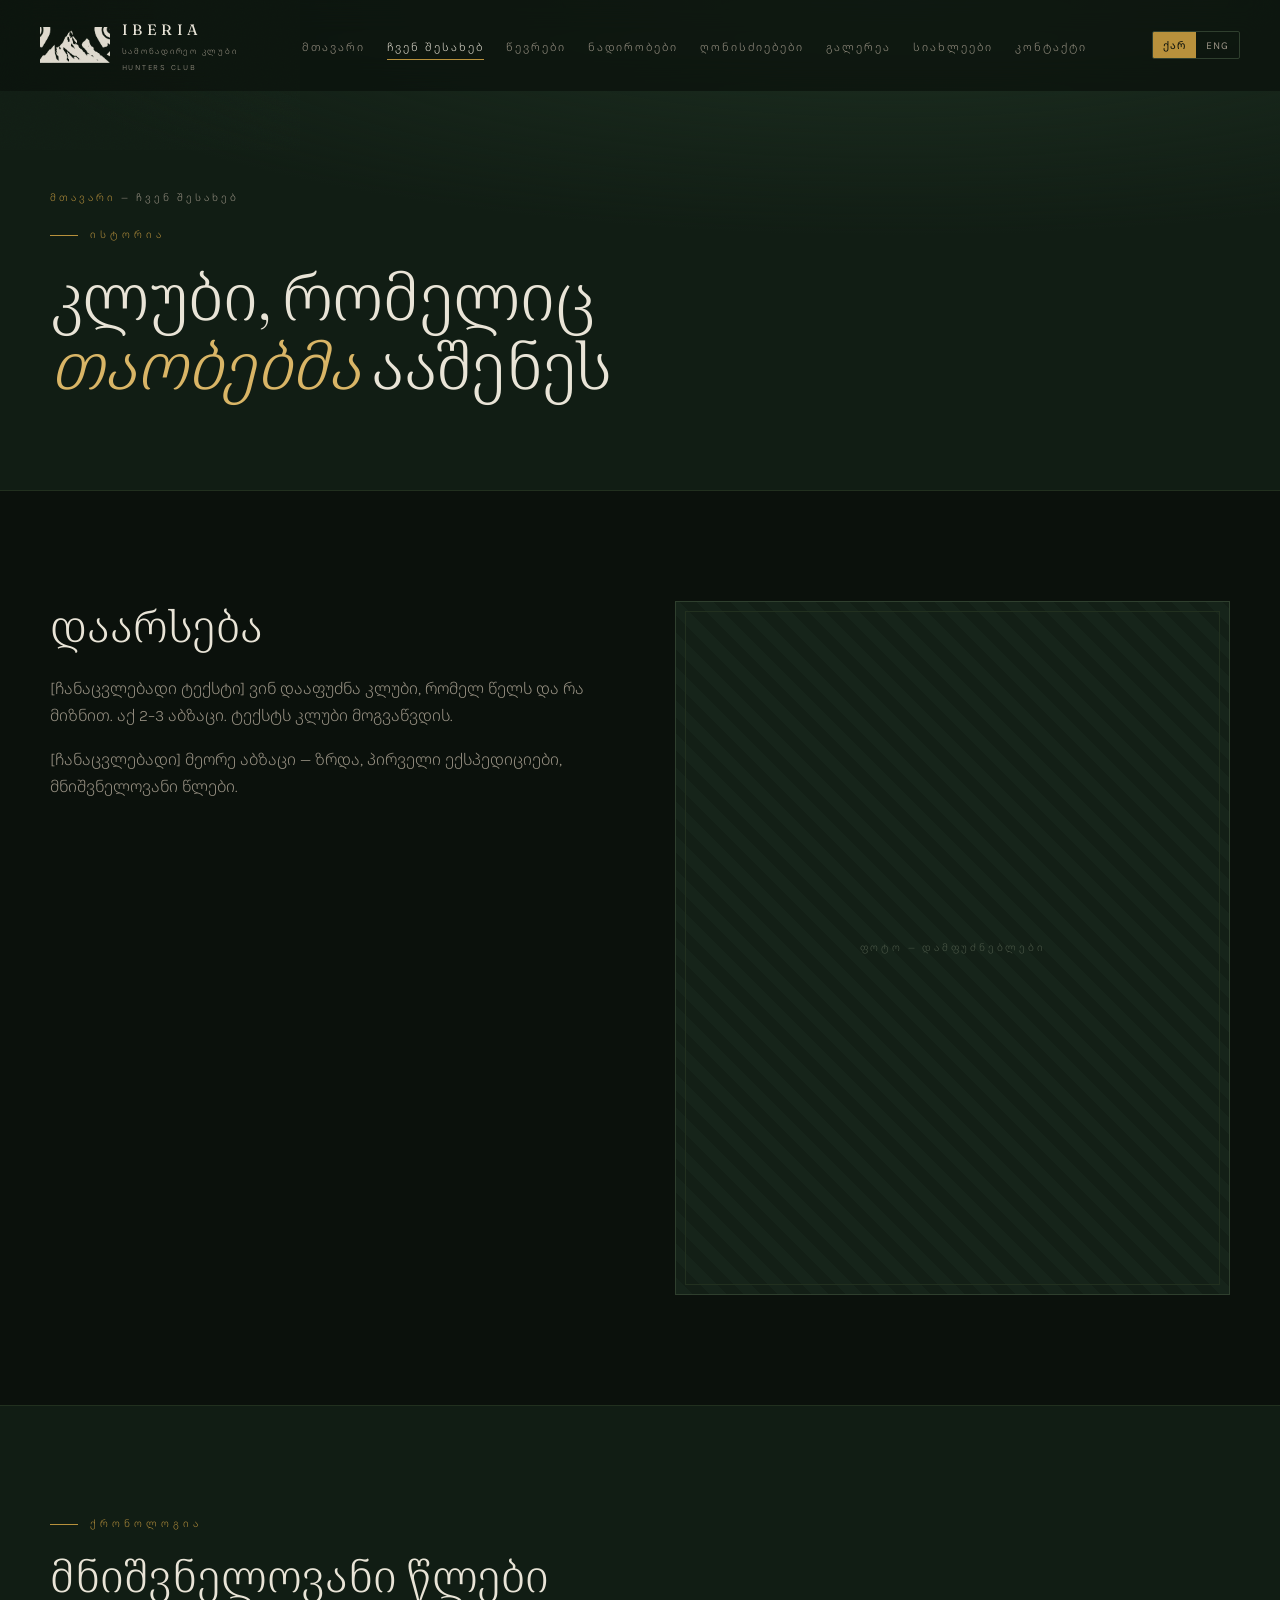
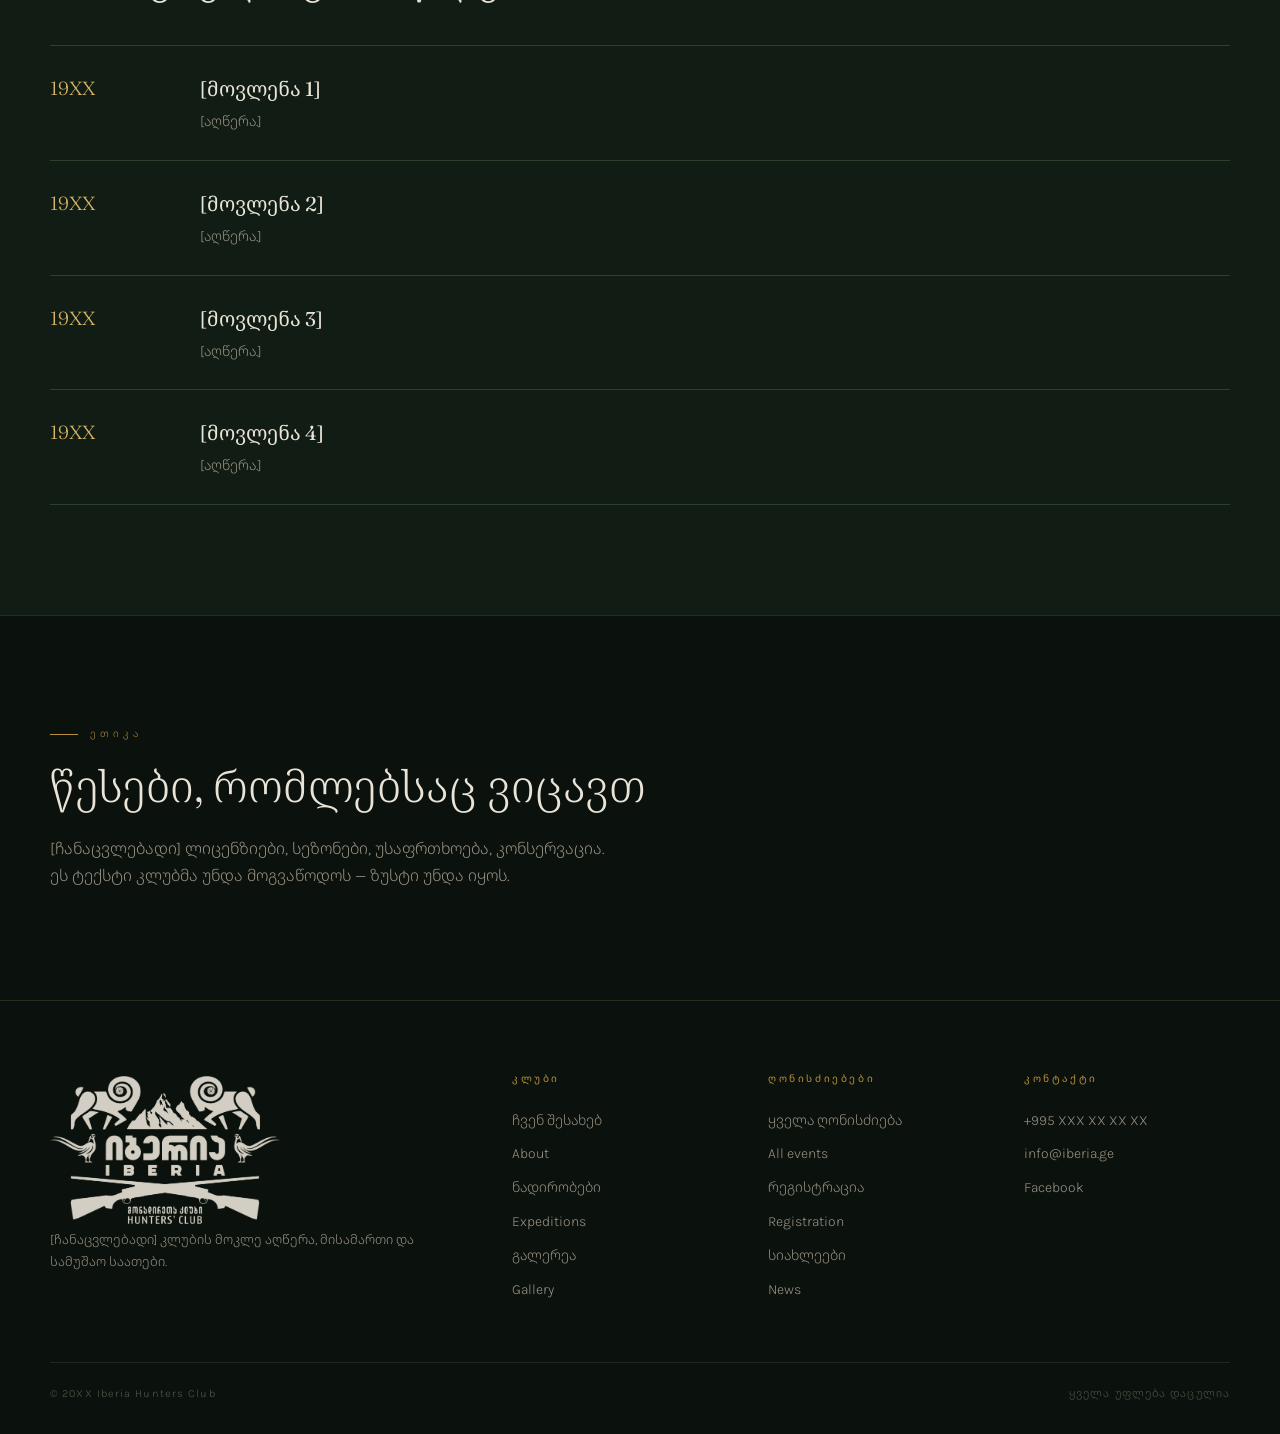
<file: iberia 2/about.html>
<!doctype html>
<html lang="ka">
  <head>
    <meta charset="utf-8" />
    <meta name="viewport" content="width=device-width, initial-scale=1" />
    <title>ჩვენ შესახებ · IBERIA</title>
    <link rel="preconnect" href="https://fonts.googleapis.com" />
    <link rel="preconnect" href="https://fonts.gstatic.com" crossorigin />
    <link
      href="https://fonts.googleapis.com/css2?family=Fraunces:opsz,ital,wght@9..144,0,300;9..144,0,400;9..144,1,300&family=Karla:wght@300;400;500;600&family=Noto+Serif+Georgian:wght@300;400&family=Noto+Sans+Georgian:wght@300;400;500&display=swap"
      rel="stylesheet"
    />
    <link rel="stylesheet" href="assets/style.css" />
  </head>
  <body>
    <svg class="grain">
      <filter id="g">
        <feTurbulence type="fractalNoise" baseFrequency="0.85" numOctaves="4" />
      </filter>
      <rect width="100%" height="100%" filter="url(#g)" />
    </svg>
    <svg id="reticle" viewBox="0 0 46 46" fill="none">
      <circle
        cx="23"
        cy="23"
        r="16"
        stroke="#b8913c"
        stroke-width="1"
        opacity=".85"
      />
      <circle cx="23" cy="23" r="1.5" fill="#b8913c" />
      <path
        d="M23 0v13M23 33v13M0 23h13M33 23h13"
        stroke="#b8913c"
        stroke-width="1"
        opacity=".85"
      />
    </svg>
    <nav id="nav">
      <a class="logo" href="index.html"
        ><img class="mark-img" src="assets/mark-bone.png" alt="" /><span
          ><b>Iberia</b><i data-ka>სამონადირეო კლუბი</i
          ><i data-en>Hunters Club</i></span
        ></a
      >
      <ul class="links" id="links">
        <li>
          <a href="index.html" data-ka>მთავარი</a
          ><a href="index.html" data-en>Home</a>
        </li>
        <li>
          <a href="about.html" data-ka>ჩვენ შესახებ</a
          ><a href="about.html" data-en>About</a>
        </li>
        <li>
          <a href="members.html" data-ka>წევრები</a
          ><a href="members.html" data-en>Members</a>
        </li>
        <li>
          <a href="expeditions.html" data-ka>ნადირობები</a
          ><a href="expeditions.html" data-en>Expeditions</a>
        </li>
        <li>
          <a href="events.html" data-ka>ღონისძიებები</a
          ><a href="events.html" data-en>Events</a>
        </li>
        <li>
          <a href="gallery.html" data-ka>გალერეა</a
          ><a href="gallery.html" data-en>Gallery</a>
        </li>
        <li>
          <a href="news.html" data-ka>სიახლეები</a
          ><a href="news.html" data-en>News</a>
        </li>
        <li>
          <a href="contact.html" data-ka>კონტაქტი</a
          ><a href="contact.html" data-en>Contact</a>
        </li>
      </ul>
      <div class="nav-right">
        <div class="lang">
          <button id="b-ka" class="on" onclick="setLang('ka')">ქარ</button
          ><button id="b-en" onclick="setLang('en')">ENG</button>
        </div>
        <button class="burger" id="burger" aria-label="Menu">
          <span></span><span></span><span></span>
        </button>
      </div>
    </nav>
    <header class="banner">
      <div class="wrap">
        <div class="crumb">
          <a href="index.html" data-ka>მთავარი</a
          ><a href="index.html" data-en>Home</a> —
          <span data-ka>ჩვენ შესახებ</span><span data-en>About</span>
        </div>
        <div class="tag" data-ka>ისტორია</div>
        <div class="tag" data-en>History</div>
        <h1 data-ka>კლუბი, რომელიც<br /><em>თაობებმა</em> ააშენეს</h1>
        <h1 data-en>A club built<br />by <em>generations</em></h1>
      </div>
    </header>
    <section>
      <div
        class="wrap reveal"
        style="
          display: grid;
          grid-template-columns: 1fr 1fr;
          gap: 70px;
          align-items: start;
        "
      >
        <div>
          <h2 data-ka>დაარსება</h2>
          <h2 data-en>The founding</h2>
          <p data-ka>
            [ჩანაცვლებადი ტექსტი] ვინ დააფუძნა კლუბი, რომელ წელს და რა მიზნით.
            აქ 2–3 აბზაცი. ტექსტს კლუბი მოგვაწვდის.
          </p>
          <p style="margin-top: 16px" data-ka>
            [ჩანაცვლებადი] მეორე აბზაცი — ზრდა, პირველი ექსპედიციები,
            მნიშვნელოვანი წლები.
          </p>
          <p data-en>
            [Placeholder copy] Who founded the club, in what year, and why. Two
            or three paragraphs here. The club supplies the text.
          </p>
          <p style="margin-top: 16px" data-en>
            [Placeholder] Second paragraph — growth, the first expeditions, the
            years that mattered.
          </p>
        </div>
        <div class="ph" style="aspect-ratio: 4/5">
          <span data-ka>ფოტო — დამფუძნებლები</span
          ><span data-en>Photo — founders</span>
        </div>
      </div>
    </section>

    <section class="alt">
      <div class="wrap reveal">
        <div class="tag" data-ka>ქრონოლოგია</div>
        <div class="tag" data-en>Timeline</div>
        <h2 data-ka>მნიშვნელოვანი წლები</h2>
        <h2 data-en>Milestones</h2>
        <div style="margin-top: 44px; border-top: 1px solid var(--line-lt)">
          <div
            style="
              display: grid;
              grid-template-columns: 120px 1fr;
              gap: 30px;
              padding: 26px 0;
              border-bottom: 1px solid var(--line-lt);
            "
          >
            <div
              style="
                font-family: var(--display);
                color: var(--brass-lt);
                font-size: 19px;
              "
            >
              19XX
            </div>
            <div>
              <h3 style="margin-bottom: 4px" data-ka>[მოვლენა 1]</h3>
              <h3 style="margin-bottom: 4px" data-en>[Milestone 1]</h3>
              <p style="font-size: 14px" data-ka>[აღწერა.]</p>
              <p style="font-size: 14px" data-en>[Description.]</p>
            </div>
          </div>
          <div
            style="
              display: grid;
              grid-template-columns: 120px 1fr;
              gap: 30px;
              padding: 26px 0;
              border-bottom: 1px solid var(--line-lt);
            "
          >
            <div
              style="
                font-family: var(--display);
                color: var(--brass-lt);
                font-size: 19px;
              "
            >
              19XX
            </div>
            <div>
              <h3 style="margin-bottom: 4px" data-ka>[მოვლენა 2]</h3>
              <h3 style="margin-bottom: 4px" data-en>[Milestone 2]</h3>
              <p style="font-size: 14px" data-ka>[აღწერა.]</p>
              <p style="font-size: 14px" data-en>[Description.]</p>
            </div>
          </div>
          <div
            style="
              display: grid;
              grid-template-columns: 120px 1fr;
              gap: 30px;
              padding: 26px 0;
              border-bottom: 1px solid var(--line-lt);
            "
          >
            <div
              style="
                font-family: var(--display);
                color: var(--brass-lt);
                font-size: 19px;
              "
            >
              19XX
            </div>
            <div>
              <h3 style="margin-bottom: 4px" data-ka>[მოვლენა 3]</h3>
              <h3 style="margin-bottom: 4px" data-en>[Milestone 3]</h3>
              <p style="font-size: 14px" data-ka>[აღწერა.]</p>
              <p style="font-size: 14px" data-en>[Description.]</p>
            </div>
          </div>
          <div
            style="
              display: grid;
              grid-template-columns: 120px 1fr;
              gap: 30px;
              padding: 26px 0;
              border-bottom: 1px solid var(--line-lt);
            "
          >
            <div
              style="
                font-family: var(--display);
                color: var(--brass-lt);
                font-size: 19px;
              "
            >
              19XX
            </div>
            <div>
              <h3 style="margin-bottom: 4px" data-ka>[მოვლენა 4]</h3>
              <h3 style="margin-bottom: 4px" data-en>[Milestone 4]</h3>
              <p style="font-size: 14px" data-ka>[აღწერა.]</p>
              <p style="font-size: 14px" data-en>[Description.]</p>
            </div>
          </div>
        </div>
      </div>
    </section>

    <section>
      <div class="wrap reveal">
        <div class="tag" data-ka>ეთიკა</div>
        <div class="tag" data-en>Ethics</div>
        <h2 data-ka>წესები, რომლებსაც ვიცავთ</h2>
        <h2 data-en>The rules we keep</h2>
        <p data-ka>
          [ჩანაცვლებადი] ლიცენზიები, სეზონები, უსაფრთხოება, კონსერვაცია. ეს
          ტექსტი კლუბმა უნდა მოგვაწოდოს — ზუსტი უნდა იყოს.
        </p>
        <p data-en>
          [Placeholder] Licensing, seasons, safety, conservation. This text must
          come from the club — it needs to be accurate.
        </p>
      </div>
    </section>
    <footer>
      <div class="wrap foot">
        <div>
          <a class="logo-full" href="index.html"
            ><img src="assets/logo-bone.png" alt="Iberia — Hunters' Club"
          /></a>
          <p style="font-size: 13px" data-ka>
            [ჩანაცვლებადი] კლუბის მოკლე აღწერა, მისამართი და სამუშაო საათები.
          </p>
          <p style="font-size: 13px" data-en>
            [Placeholder] Short club description, address and opening hours.
          </p>
        </div>
        <div>
          <h4 data-ka>კლუბი</h4>
          <h4 data-en>Club</h4>
          <a href="about.html" data-ka>ჩვენ შესახებ</a
          ><a href="about.html" data-en>About</a>
          <a href="expeditions.html" data-ka>ნადირობები</a
          ><a href="expeditions.html" data-en>Expeditions</a>
          <a href="gallery.html" data-ka>გალერეა</a
          ><a href="gallery.html" data-en>Gallery</a>
        </div>
        <div>
          <h4 data-ka>ღონისძიებები</h4>
          <h4 data-en>Events</h4>
          <a href="events.html" data-ka>ყველა ღონისძიება</a
          ><a href="events.html" data-en>All events</a>
          <a href="event.html" data-ka>რეგისტრაცია</a
          ><a href="event.html" data-en>Registration</a>
          <a href="news.html" data-ka>სიახლეები</a
          ><a href="news.html" data-en>News</a>
        </div>
        <div>
          <h4 data-ka>კონტაქტი</h4>
          <h4 data-en>Contact</h4>
          <a href="tel:#">+995 XXX XX XX XX</a
          ><a href="mailto:#">info@iberia.ge</a><a href="#">Facebook</a>
        </div>
      </div>
      <div class="wrap copy">
        <span>© 20XX Iberia Hunters Club</span
        ><span data-ka>ყველა უფლება დაცულია</span
        ><span data-en>All rights reserved</span>
      </div>
    </footer>
    <script src="assets/app.js"></script>
  </body>
</html>
</file>
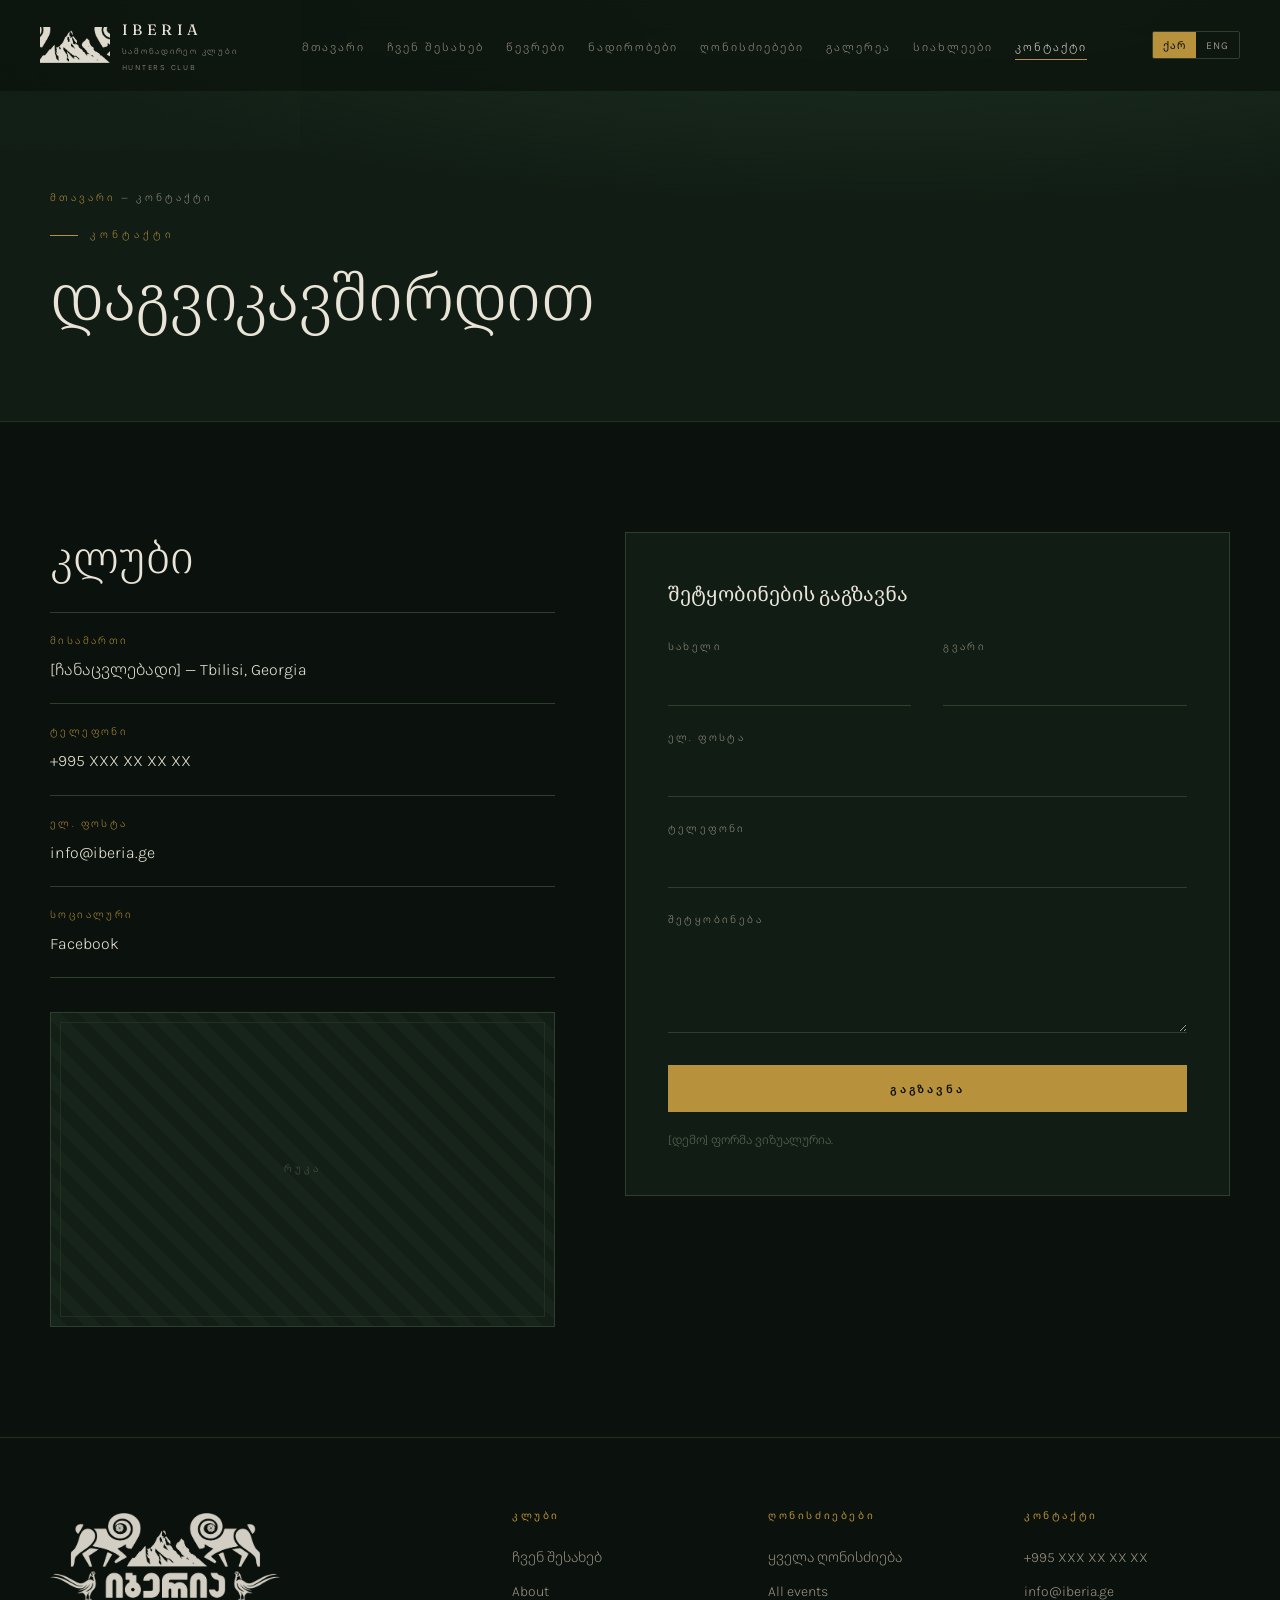
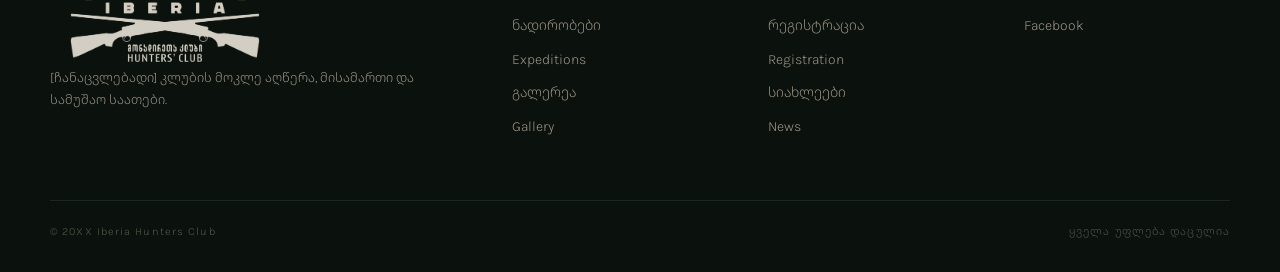
<file: iberia 2/contact.html>
<!doctype html>
<html lang="ka">
  <head>
    <meta charset="utf-8" />
    <meta name="viewport" content="width=device-width, initial-scale=1" />
    <title>კონტაქტი · IBERIA</title>
    <link rel="preconnect" href="https://fonts.googleapis.com" />
    <link rel="preconnect" href="https://fonts.gstatic.com" crossorigin />
    <link
      href="https://fonts.googleapis.com/css2?family=Fraunces:opsz,ital,wght@9..144,0,300;9..144,0,400;9..144,1,300&family=Karla:wght@300;400;500;600&family=Noto+Serif+Georgian:wght@300;400&family=Noto+Sans+Georgian:wght@300;400;500&display=swap"
      rel="stylesheet"
    />
    <link rel="stylesheet" href="assets/style.css" />
  </head>
  <body>
    <svg class="grain">
      <filter id="g">
        <feTurbulence type="fractalNoise" baseFrequency="0.85" numOctaves="4" />
      </filter>
      <rect width="100%" height="100%" filter="url(#g)" />
    </svg>
    <svg id="reticle" viewBox="0 0 46 46" fill="none">
      <circle
        cx="23"
        cy="23"
        r="16"
        stroke="#b8913c"
        stroke-width="1"
        opacity=".85"
      />
      <circle cx="23" cy="23" r="1.5" fill="#b8913c" />
      <path
        d="M23 0v13M23 33v13M0 23h13M33 23h13"
        stroke="#b8913c"
        stroke-width="1"
        opacity=".85"
      />
    </svg>
    <nav id="nav">
      <a class="logo" href="index.html"
        ><img class="mark-img" src="assets/mark-bone.png" alt="" /><span
          ><b>Iberia</b><i data-ka>სამონადირეო კლუბი</i
          ><i data-en>Hunters Club</i></span
        ></a
      >
      <ul class="links" id="links">
        <li>
          <a href="index.html" data-ka>მთავარი</a
          ><a href="index.html" data-en>Home</a>
        </li>
        <li>
          <a href="about.html" data-ka>ჩვენ შესახებ</a
          ><a href="about.html" data-en>About</a>
        </li>
        <li>
          <a href="members.html" data-ka>წევრები</a
          ><a href="members.html" data-en>Members</a>
        </li>
        <li>
          <a href="expeditions.html" data-ka>ნადირობები</a
          ><a href="expeditions.html" data-en>Expeditions</a>
        </li>
        <li>
          <a href="events.html" data-ka>ღონისძიებები</a
          ><a href="events.html" data-en>Events</a>
        </li>
        <li>
          <a href="gallery.html" data-ka>გალერეა</a
          ><a href="gallery.html" data-en>Gallery</a>
        </li>
        <li>
          <a href="news.html" data-ka>სიახლეები</a
          ><a href="news.html" data-en>News</a>
        </li>
        <li>
          <a href="contact.html" data-ka>კონტაქტი</a
          ><a href="contact.html" data-en>Contact</a>
        </li>
      </ul>
      <div class="nav-right">
        <div class="lang">
          <button id="b-ka" class="on" onclick="setLang('ka')">ქარ</button
          ><button id="b-en" onclick="setLang('en')">ENG</button>
        </div>
        <button class="burger" id="burger" aria-label="Menu">
          <span></span><span></span><span></span>
        </button>
      </div>
    </nav>
    <header class="banner">
      <div class="wrap">
        <div class="crumb">
          <a href="index.html" data-ka>მთავარი</a
          ><a href="index.html" data-en>Home</a> — <span data-ka>კონტაქტი</span
          ><span data-en>Contact</span>
        </div>
        <div class="tag" data-ka>კონტაქტი</div>
        <div class="tag" data-en>Contact</div>
        <h1 data-ka>დაგვიკავშირდით</h1>
        <h1 data-en>Get in touch</h1>
      </div>
    </header>
    <section>
      <div
        class="wrap"
        style="
          display: grid;
          grid-template-columns: 1fr 1.2fr;
          gap: 70px;
          align-items: start;
        "
      >
        <div class="reveal">
          <h2 data-ka>კლუბი</h2>
          <h2 data-en>The club</h2>
          <div style="margin-top: 30px; border-top: 1px solid var(--line-lt)">
            <div
              style="padding: 20px 0; border-bottom: 1px solid var(--line-lt)"
            >
              <div
                style="
                  font-size: 10px;
                  letter-spacing: 0.24em;
                  text-transform: uppercase;
                  color: var(--brass);
                  margin-bottom: 6px;
                "
                data-ka
              >
                მისამართი
              </div>
              <div
                style="
                  font-size: 10px;
                  letter-spacing: 0.24em;
                  text-transform: uppercase;
                  color: var(--brass);
                  margin-bottom: 6px;
                "
                data-en
              >
                Address
              </div>
              <div style="color: var(--bone)">
                [ჩანაცვლებადი] — Tbilisi, Georgia
              </div>
            </div>
            <div
              style="padding: 20px 0; border-bottom: 1px solid var(--line-lt)"
            >
              <div
                style="
                  font-size: 10px;
                  letter-spacing: 0.24em;
                  text-transform: uppercase;
                  color: var(--brass);
                  margin-bottom: 6px;
                "
                data-ka
              >
                ტელეფონი
              </div>
              <div
                style="
                  font-size: 10px;
                  letter-spacing: 0.24em;
                  text-transform: uppercase;
                  color: var(--brass);
                  margin-bottom: 6px;
                "
                data-en
              >
                Phone
              </div>
              <div style="color: var(--bone)">+995 XXX XX XX XX</div>
            </div>
            <div
              style="padding: 20px 0; border-bottom: 1px solid var(--line-lt)"
            >
              <div
                style="
                  font-size: 10px;
                  letter-spacing: 0.24em;
                  text-transform: uppercase;
                  color: var(--brass);
                  margin-bottom: 6px;
                "
                data-ka
              >
                ელ. ფოსტა
              </div>
              <div
                style="
                  font-size: 10px;
                  letter-spacing: 0.24em;
                  text-transform: uppercase;
                  color: var(--brass);
                  margin-bottom: 6px;
                "
                data-en
              >
                Email
              </div>
              <div style="color: var(--bone)">info@iberia.ge</div>
            </div>
            <div
              style="padding: 20px 0; border-bottom: 1px solid var(--line-lt)"
            >
              <div
                style="
                  font-size: 10px;
                  letter-spacing: 0.24em;
                  text-transform: uppercase;
                  color: var(--brass);
                  margin-bottom: 6px;
                "
                data-ka
              >
                სოციალური
              </div>
              <div
                style="
                  font-size: 10px;
                  letter-spacing: 0.24em;
                  text-transform: uppercase;
                  color: var(--brass);
                  margin-bottom: 6px;
                "
                data-en
              >
                Social
              </div>
              <div style="color: var(--bone)">Facebook</div>
            </div>
          </div>
          <div class="ph" style="aspect-ratio: 16/10; margin-top: 34px">
            <span data-ka>რუკა</span><span data-en>Map</span>
          </div>
        </div>
        <div class="reveal">
          <div class="panel">
            <h3 data-ka>შეტყობინების გაგზავნა</h3>
            <h3 data-en>Send a message</h3>
            <div style="margin-top: 28px">
              <div class="row">
                <div class="field">
                  <label data-ka>სახელი</label><label data-en>First name</label
                  ><input type="text" />
                </div>
                <div class="field">
                  <label data-ka>გვარი</label><label data-en>Last name</label
                  ><input type="text" />
                </div>
              </div>
              <div class="field">
                <label data-ka>ელ. ფოსტა</label><label data-en>Email</label
                ><input type="email" />
              </div>
              <div class="field">
                <label data-ka>ტელეფონი</label><label data-en>Phone</label
                ><input type="tel" />
              </div>
              <div class="field">
                <label data-ka>შეტყობინება</label><label data-en>Message</label
                ><textarea rows="4"></textarea>
              </div>
              <button
                class="btn"
                style="width: 100%"
                onclick="return false;"
                data-ka
              >
                გაგზავნა
              </button>
              <button
                class="btn"
                style="width: 100%"
                onclick="return false;"
                data-en
              >
                Send
              </button>
              <p class="note" data-ka>[დემო] ფორმა ვიზუალურია.</p>
              <p class="note" data-en>[Demo] Visual only.</p>
            </div>
          </div>
        </div>
      </div>
    </section>
    <footer>
      <div class="wrap foot">
        <div>
          <a class="logo-full" href="index.html"
            ><img src="assets/logo-bone.png" alt="Iberia — Hunters' Club"
          /></a>
          <p style="font-size: 13px" data-ka>
            [ჩანაცვლებადი] კლუბის მოკლე აღწერა, მისამართი და სამუშაო საათები.
          </p>
          <p style="font-size: 13px" data-en>
            [Placeholder] Short club description, address and opening hours.
          </p>
        </div>
        <div>
          <h4 data-ka>კლუბი</h4>
          <h4 data-en>Club</h4>
          <a href="about.html" data-ka>ჩვენ შესახებ</a
          ><a href="about.html" data-en>About</a>
          <a href="expeditions.html" data-ka>ნადირობები</a
          ><a href="expeditions.html" data-en>Expeditions</a>
          <a href="gallery.html" data-ka>გალერეა</a
          ><a href="gallery.html" data-en>Gallery</a>
        </div>
        <div>
          <h4 data-ka>ღონისძიებები</h4>
          <h4 data-en>Events</h4>
          <a href="events.html" data-ka>ყველა ღონისძიება</a
          ><a href="events.html" data-en>All events</a>
          <a href="event.html" data-ka>რეგისტრაცია</a
          ><a href="event.html" data-en>Registration</a>
          <a href="news.html" data-ka>სიახლეები</a
          ><a href="news.html" data-en>News</a>
        </div>
        <div>
          <h4 data-ka>კონტაქტი</h4>
          <h4 data-en>Contact</h4>
          <a href="tel:#">+995 XXX XX XX XX</a
          ><a href="mailto:#">info@iberia.ge</a><a href="#">Facebook</a>
        </div>
      </div>
      <div class="wrap copy">
        <span>© 20XX Iberia Hunters Club</span
        ><span data-ka>ყველა უფლება დაცულია</span
        ><span data-en>All rights reserved</span>
      </div>
    </footer>
    <script src="assets/app.js"></script>
  </body>
</html>
</file>
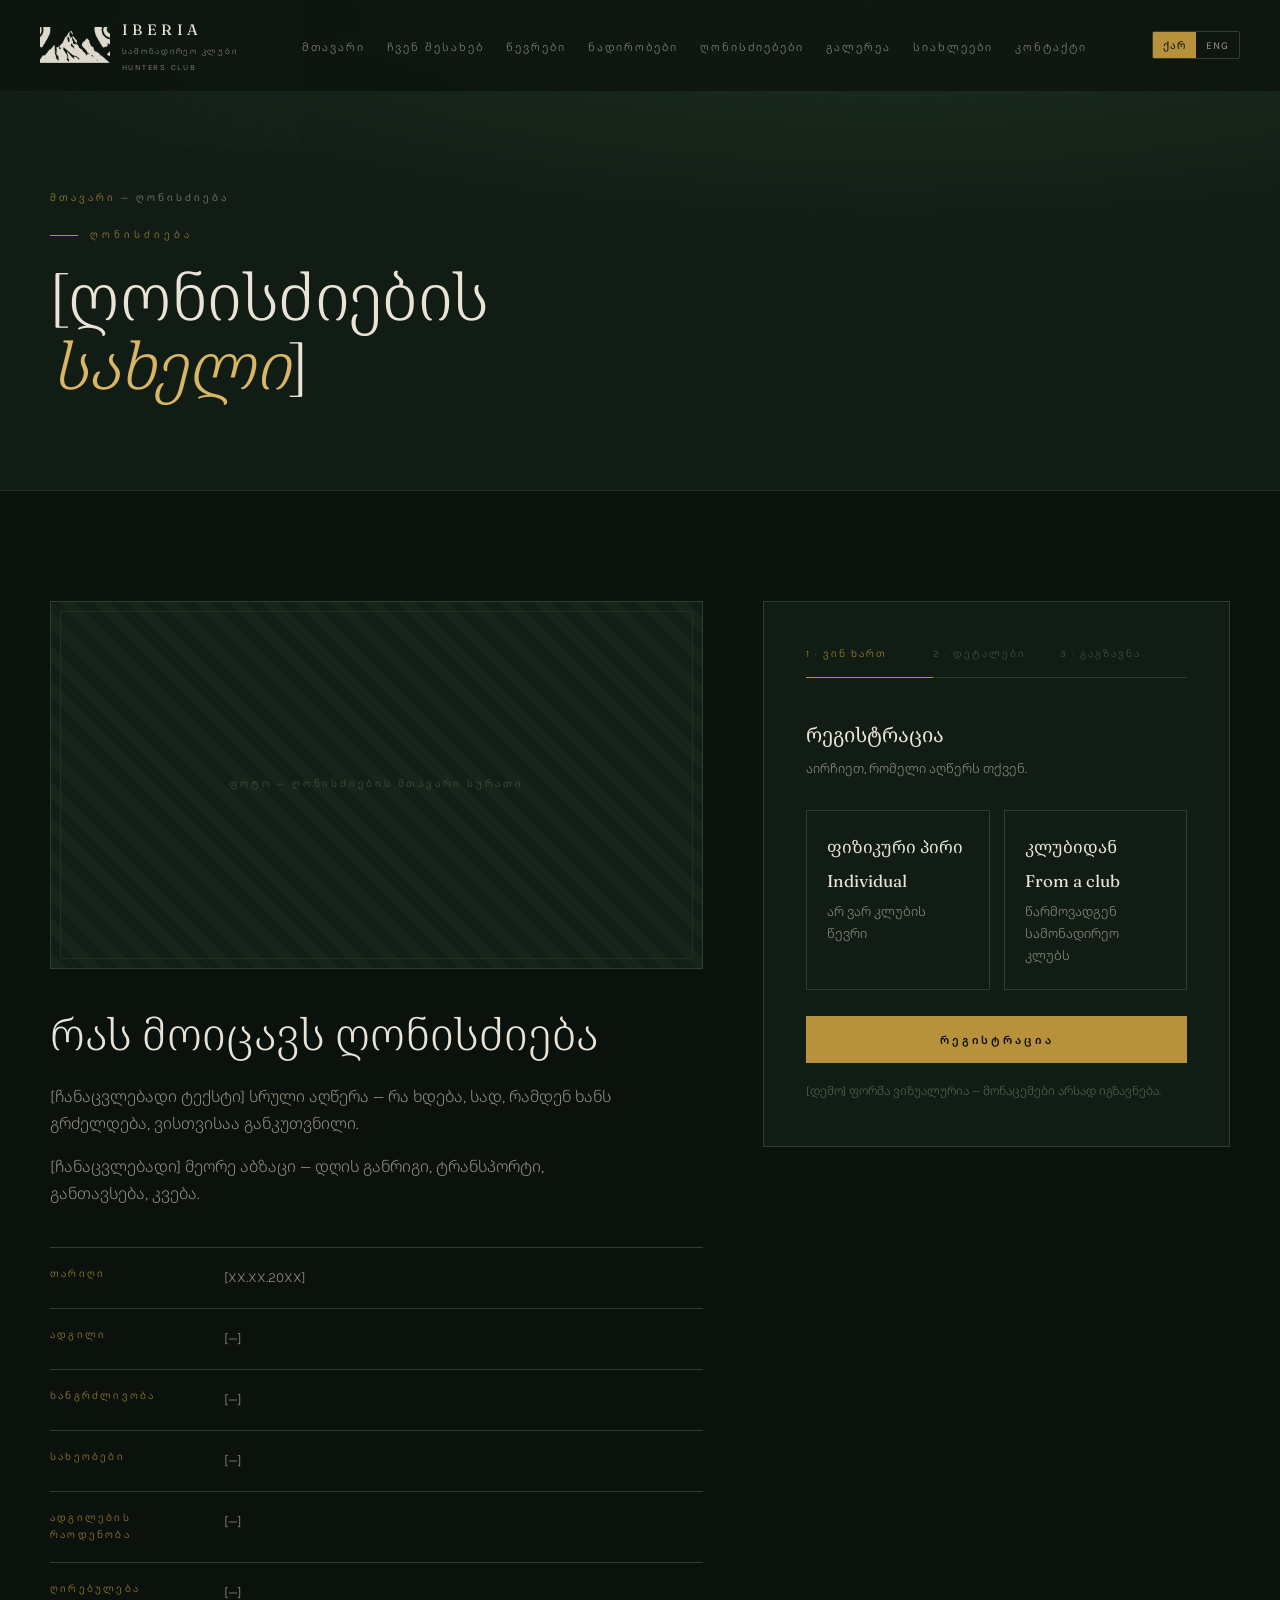
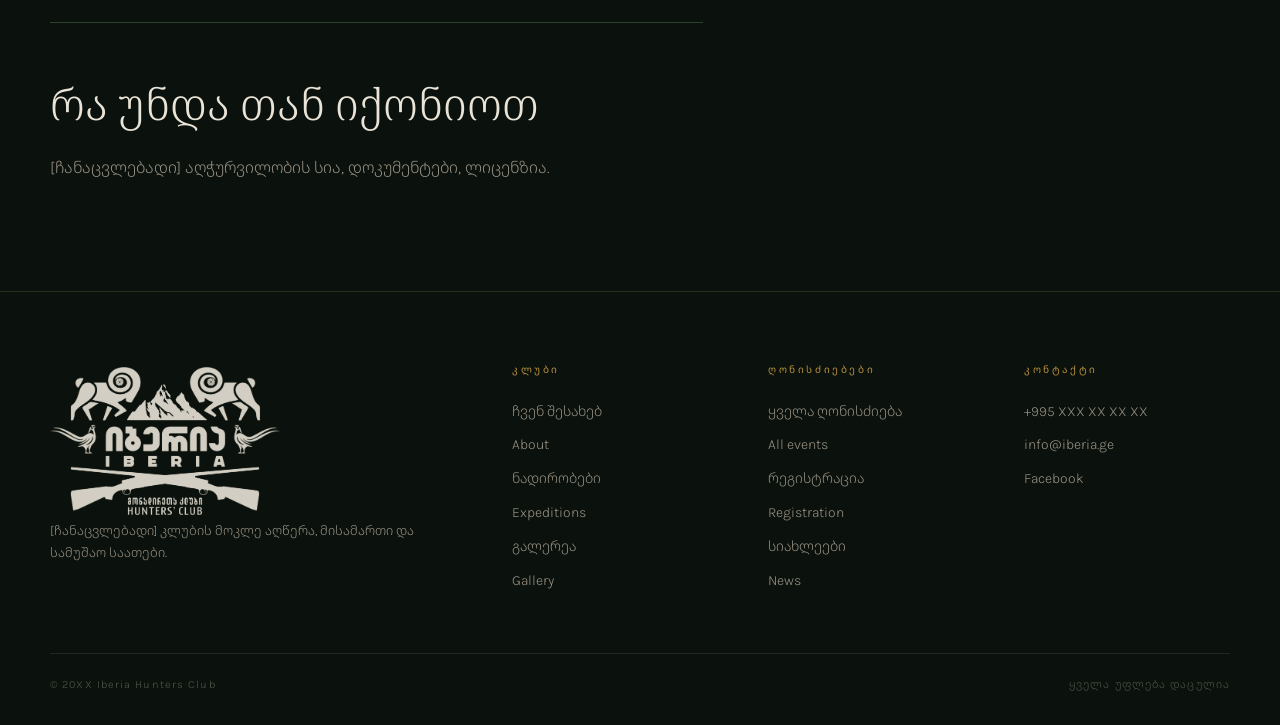
<file: iberia 2/event.html>
<!doctype html>
<html lang="ka">
  <head>
    <meta charset="utf-8" />
    <meta name="viewport" content="width=device-width, initial-scale=1" />
    <title>ღონისძიება · IBERIA</title>
    <link rel="preconnect" href="https://fonts.googleapis.com" />
    <link rel="preconnect" href="https://fonts.gstatic.com" crossorigin />
    <link
      href="https://fonts.googleapis.com/css2?family=Fraunces:opsz,ital,wght@9..144,0,300;9..144,0,400;9..144,1,300&family=Karla:wght@300;400;500;600&family=Noto+Serif+Georgian:wght@300;400&family=Noto+Sans+Georgian:wght@300;400;500&display=swap"
      rel="stylesheet"
    />
    <link rel="stylesheet" href="assets/style.css" />
  </head>
  <body>
    <svg class="grain">
      <filter id="g">
        <feTurbulence type="fractalNoise" baseFrequency="0.85" numOctaves="4" />
      </filter>
      <rect width="100%" height="100%" filter="url(#g)" />
    </svg>
    <svg id="reticle" viewBox="0 0 46 46" fill="none">
      <circle
        cx="23"
        cy="23"
        r="16"
        stroke="#b8913c"
        stroke-width="1"
        opacity=".85"
      />
      <circle cx="23" cy="23" r="1.5" fill="#b8913c" />
      <path
        d="M23 0v13M23 33v13M0 23h13M33 23h13"
        stroke="#b8913c"
        stroke-width="1"
        opacity=".85"
      />
    </svg>
    <nav id="nav">
      <a class="logo" href="index.html"
        ><img class="mark-img" src="assets/mark-bone.png" alt="" /><span
          ><b>Iberia</b><i data-ka>სამონადირეო კლუბი</i
          ><i data-en>Hunters Club</i></span
        ></a
      >
      <ul class="links" id="links">
        <li>
          <a href="index.html" data-ka>მთავარი</a
          ><a href="index.html" data-en>Home</a>
        </li>
        <li>
          <a href="about.html" data-ka>ჩვენ შესახებ</a
          ><a href="about.html" data-en>About</a>
        </li>
        <li>
          <a href="members.html" data-ka>წევრები</a
          ><a href="members.html" data-en>Members</a>
        </li>
        <li>
          <a href="expeditions.html" data-ka>ნადირობები</a
          ><a href="expeditions.html" data-en>Expeditions</a>
        </li>
        <li>
          <a href="events.html" data-ka>ღონისძიებები</a
          ><a href="events.html" data-en>Events</a>
        </li>
        <li>
          <a href="gallery.html" data-ka>გალერეა</a
          ><a href="gallery.html" data-en>Gallery</a>
        </li>
        <li>
          <a href="news.html" data-ka>სიახლეები</a
          ><a href="news.html" data-en>News</a>
        </li>
        <li>
          <a href="contact.html" data-ka>კონტაქტი</a
          ><a href="contact.html" data-en>Contact</a>
        </li>
      </ul>
      <div class="nav-right">
        <div class="lang">
          <button id="b-ka" class="on" onclick="setLang('ka')">ქარ</button
          ><button id="b-en" onclick="setLang('en')">ENG</button>
        </div>
        <button class="burger" id="burger" aria-label="Menu">
          <span></span><span></span><span></span>
        </button>
      </div>
    </nav>
    <header class="banner">
      <div class="wrap">
        <div class="crumb">
          <a href="index.html" data-ka>მთავარი</a
          ><a href="index.html" data-en>Home</a> —
          <span data-ka>ღონისძიება</span><span data-en>Event</span>
        </div>
        <div class="tag" data-ka>ღონისძიება</div>
        <div class="tag" data-en>Event</div>
        <h1 data-ka>[ღონისძიების<br /><em>სახელი</em>]</h1>
        <h1 data-en>[Event<br /><em>name</em>]</h1>
      </div>
    </header>
    <section>
      <div
        class="wrap"
        style="
          display: grid;
          grid-template-columns: 1.4fr 1fr;
          gap: 60px;
          align-items: start;
        "
      >
        <div class="reveal">
          <div class="ph" style="aspect-ratio: 16/9; margin-bottom: 40px">
            <span data-ka>ფოტო — ღონისძიების მთავარი სურათი</span
            ><span data-en>Photo — event hero image</span>
          </div>
          <h2 data-ka>რას მოიცავს ღონისძიება</h2>
          <h2 data-en>What the event includes</h2>
          <p data-ka>
            [ჩანაცვლებადი ტექსტი] სრული აღწერა — რა ხდება, სად, რამდენ ხანს
            გრძელდება, ვისთვისაა განკუთვნილი.
          </p>
          <p style="margin-top: 16px" data-ka>
            [ჩანაცვლებადი] მეორე აბზაცი — დღის განრიგი, ტრანსპორტი, განთავსება,
            კვება.
          </p>
          <p data-en>
            [Placeholder copy] Full description — what happens, where, how long
            it runs, who it's for.
          </p>
          <p style="margin-top: 16px" data-en>
            [Placeholder] Second paragraph — daily schedule, transport,
            accommodation, meals.
          </p>
          <div style="margin-top: 40px; border-top: 1px solid var(--line-lt)">
            <div
              style="
                display: grid;
                grid-template-columns: 150px 1fr;
                gap: 24px;
                padding: 18px 0;
                border-bottom: 1px solid var(--line-lt);
              "
            >
              <span
                style="
                  font-size: 10px;
                  letter-spacing: 0.22em;
                  text-transform: uppercase;
                  color: var(--brass);
                "
                data-ka
                >თარიღი</span
              >
              <span
                style="
                  font-size: 10px;
                  letter-spacing: 0.22em;
                  text-transform: uppercase;
                  color: var(--brass);
                "
                data-en
                >Date</span
              >
              <span style="color: var(--bone-dim); font-size: 14px"
                >[XX.XX.20XX]</span
              >
            </div>
            <div
              style="
                display: grid;
                grid-template-columns: 150px 1fr;
                gap: 24px;
                padding: 18px 0;
                border-bottom: 1px solid var(--line-lt);
              "
            >
              <span
                style="
                  font-size: 10px;
                  letter-spacing: 0.22em;
                  text-transform: uppercase;
                  color: var(--brass);
                "
                data-ka
                >ადგილი</span
              >
              <span
                style="
                  font-size: 10px;
                  letter-spacing: 0.22em;
                  text-transform: uppercase;
                  color: var(--brass);
                "
                data-en
                >Location</span
              >
              <span style="color: var(--bone-dim); font-size: 14px">[—]</span>
            </div>
            <div
              style="
                display: grid;
                grid-template-columns: 150px 1fr;
                gap: 24px;
                padding: 18px 0;
                border-bottom: 1px solid var(--line-lt);
              "
            >
              <span
                style="
                  font-size: 10px;
                  letter-spacing: 0.22em;
                  text-transform: uppercase;
                  color: var(--brass);
                "
                data-ka
                >ხანგრძლივობა</span
              >
              <span
                style="
                  font-size: 10px;
                  letter-spacing: 0.22em;
                  text-transform: uppercase;
                  color: var(--brass);
                "
                data-en
                >Duration</span
              >
              <span style="color: var(--bone-dim); font-size: 14px">[—]</span>
            </div>
            <div
              style="
                display: grid;
                grid-template-columns: 150px 1fr;
                gap: 24px;
                padding: 18px 0;
                border-bottom: 1px solid var(--line-lt);
              "
            >
              <span
                style="
                  font-size: 10px;
                  letter-spacing: 0.22em;
                  text-transform: uppercase;
                  color: var(--brass);
                "
                data-ka
                >სახეობები</span
              >
              <span
                style="
                  font-size: 10px;
                  letter-spacing: 0.22em;
                  text-transform: uppercase;
                  color: var(--brass);
                "
                data-en
                >Species</span
              >
              <span style="color: var(--bone-dim); font-size: 14px">[—]</span>
            </div>
            <div
              style="
                display: grid;
                grid-template-columns: 150px 1fr;
                gap: 24px;
                padding: 18px 0;
                border-bottom: 1px solid var(--line-lt);
              "
            >
              <span
                style="
                  font-size: 10px;
                  letter-spacing: 0.22em;
                  text-transform: uppercase;
                  color: var(--brass);
                "
                data-ka
                >ადგილების რაოდენობა</span
              >
              <span
                style="
                  font-size: 10px;
                  letter-spacing: 0.22em;
                  text-transform: uppercase;
                  color: var(--brass);
                "
                data-en
                >Capacity</span
              >
              <span style="color: var(--bone-dim); font-size: 14px">[—]</span>
            </div>
            <div
              style="
                display: grid;
                grid-template-columns: 150px 1fr;
                gap: 24px;
                padding: 18px 0;
                border-bottom: 1px solid var(--line-lt);
              "
            >
              <span
                style="
                  font-size: 10px;
                  letter-spacing: 0.22em;
                  text-transform: uppercase;
                  color: var(--brass);
                "
                data-ka
                >ღირებულება</span
              >
              <span
                style="
                  font-size: 10px;
                  letter-spacing: 0.22em;
                  text-transform: uppercase;
                  color: var(--brass);
                "
                data-en
                >Cost</span
              >
              <span style="color: var(--bone-dim); font-size: 14px">[—]</span>
            </div>
          </div>
          <h2 style="margin-top: 56px" data-ka>რა უნდა თან იქონიოთ</h2>
          <h2 style="margin-top: 56px" data-en>What to bring</h2>
          <p data-ka>[ჩანაცვლებადი] აღჭურვილობის სია, დოკუმენტები, ლიცენზია.</p>
          <p data-en>
            [Placeholder] Equipment list, documents, licence requirements.
          </p>
        </div>

        <div class="reveal" style="position: sticky; top: 100px">
          <div class="panel">
            <div class="steps">
              <div class="step on" data-ka>1 · ვინ ხართ</div>
              <div class="step on" data-en>1 · Who you are</div>
              <div class="step" data-ka>2 · დეტალები</div>
              <div class="step" data-en>2 · Details</div>
              <div class="step" data-ka>3 · გაგზავნა</div>
              <div class="step" data-en>3 · Submit</div>
            </div>

            <div id="reg-form">
              <h3 style="margin-bottom: 6px" data-ka>რეგისტრაცია</h3>
              <h3 style="margin-bottom: 6px" data-en>Register</h3>
              <p style="font-size: 13px; margin-bottom: 30px" data-ka>
                აირჩიეთ, რომელი აღწერს თქვენ.
              </p>
              <p style="font-size: 13px; margin-bottom: 30px" data-en>
                Choose which describes you.
              </p>

              <div class="choice">
                <div>
                  <input
                    type="radio"
                    name="aff"
                    id="aff-solo"
                    onchange="affil('solo')"
                  />
                  <label for="aff-solo"
                    ><b data-ka>ფიზიკური პირი</b><b data-en>Individual</b>
                    <span data-ka>არ ვარ კლუბის წევრი</span
                    ><span data-en>Not a member of any club</span></label
                  >
                </div>
                <div>
                  <input
                    type="radio"
                    name="aff"
                    id="aff-club"
                    onchange="affil('club')"
                  />
                  <label for="aff-club"
                    ><b data-ka>კლუბიდან</b><b data-en>From a club</b>
                    <span data-ka>წარმოვადგენ სამონადირეო კლუბს</span
                    ><span data-en>I represent a hunting club</span></label
                  >
                </div>
              </div>

              <div class="cond" id="c-solo">
                <div class="field">
                  <label data-ka>სახელი</label><label data-en>First name</label
                  ><input type="text" />
                </div>
                <div class="field">
                  <label data-ka>გვარი</label><label data-en>Last name</label
                  ><input type="text" />
                </div>
                <div class="field">
                  <label data-ka>ელ. ფოსტა</label><label data-en>Email</label
                  ><input type="email" />
                </div>
                <div class="field">
                  <label data-ka>ტელეფონი</label><label data-en>Phone</label
                  ><input type="tel" />
                </div>
              </div>

              <div class="cond" id="c-club">
                <div class="field">
                  <label data-ka>სახელი</label><label data-en>First name</label
                  ><input type="text" />
                </div>
                <div class="field">
                  <label data-ka>გვარი</label><label data-en>Last name</label
                  ><input type="text" />
                </div>
                <div class="field">
                  <label data-ka>ელ. ფოსტა</label><label data-en>Email</label
                  ><input type="email" />
                </div>
                <div class="field">
                  <label data-ka>ტელეფონი</label><label data-en>Phone</label
                  ><input type="tel" />
                </div>
                <div class="field">
                  <label data-ka>რომელი კლუბიდან</label
                  ><label data-en>Which club</label>
                  <select id="club-select">
                    <option data-ka>აირჩიეთ კლუბი…</option>
                    <option data-en>Select your club…</option>
                  </select>
                </div>
              </div>

              <button
                class="btn"
                style="width: 100%; margin-top: 26px"
                onclick="return submitReg();"
                data-ka
              >
                რეგისტრაცია
              </button>
              <button
                class="btn"
                style="width: 100%; margin-top: 26px"
                onclick="return submitReg();"
                data-en
              >
                Register
              </button>
              <p class="note" data-ka>
                [დემო] ფორმა ვიზუალურია — მონაცემები არსად იგზავნება.
              </p>
              <p class="note" data-en>
                [Demo] Visual only — nothing is submitted anywhere yet.
              </p>
            </div>

            <div class="ok" id="reg-ok">
              <svg
                viewBox="0 0 46 46"
                fill="none"
                stroke="#b8913c"
                stroke-width="1.2"
              >
                <circle cx="23" cy="23" r="22" />
                <path d="M14 23l6 6 12-14" />
              </svg>
              <h3 data-ka>განაცხადი მიღებულია</h3>
              <h3 data-en>Application received</h3>
              <p style="font-size: 13px; margin: 0 auto" data-ka>
                [დემო] რეალურ საიტზე კლუბი მიიღებს შეტყობინებას და
                დაგიკავშირდებათ.
              </p>
              <p style="font-size: 13px; margin: 0 auto" data-en>
                [Demo] On the live site the club gets notified and contacts you.
              </p>
            </div>
          </div>
        </div>
      </div>
    </section>
    <footer>
      <div class="wrap foot">
        <div>
          <a class="logo-full" href="index.html"
            ><img src="assets/logo-bone.png" alt="Iberia — Hunters' Club"
          /></a>
          <p style="font-size: 13px" data-ka>
            [ჩანაცვლებადი] კლუბის მოკლე აღწერა, მისამართი და სამუშაო საათები.
          </p>
          <p style="font-size: 13px" data-en>
            [Placeholder] Short club description, address and opening hours.
          </p>
        </div>
        <div>
          <h4 data-ka>კლუბი</h4>
          <h4 data-en>Club</h4>
          <a href="about.html" data-ka>ჩვენ შესახებ</a
          ><a href="about.html" data-en>About</a>
          <a href="expeditions.html" data-ka>ნადირობები</a
          ><a href="expeditions.html" data-en>Expeditions</a>
          <a href="gallery.html" data-ka>გალერეა</a
          ><a href="gallery.html" data-en>Gallery</a>
        </div>
        <div>
          <h4 data-ka>ღონისძიებები</h4>
          <h4 data-en>Events</h4>
          <a href="events.html" data-ka>ყველა ღონისძიება</a
          ><a href="events.html" data-en>All events</a>
          <a href="event.html" data-ka>რეგისტრაცია</a
          ><a href="event.html" data-en>Registration</a>
          <a href="news.html" data-ka>სიახლეები</a
          ><a href="news.html" data-en>News</a>
        </div>
        <div>
          <h4 data-ka>კონტაქტი</h4>
          <h4 data-en>Contact</h4>
          <a href="tel:#">+995 XXX XX XX XX</a
          ><a href="mailto:#">info@iberia.ge</a><a href="#">Facebook</a>
        </div>
      </div>
      <div class="wrap copy">
        <span>© 20XX Iberia Hunters Club</span
        ><span data-ka>ყველა უფლება დაცულია</span
        ><span data-en>All rights reserved</span>
      </div>
    </footer>
    <script src="assets/app.js"></script>
  </body>
</html>
</file>
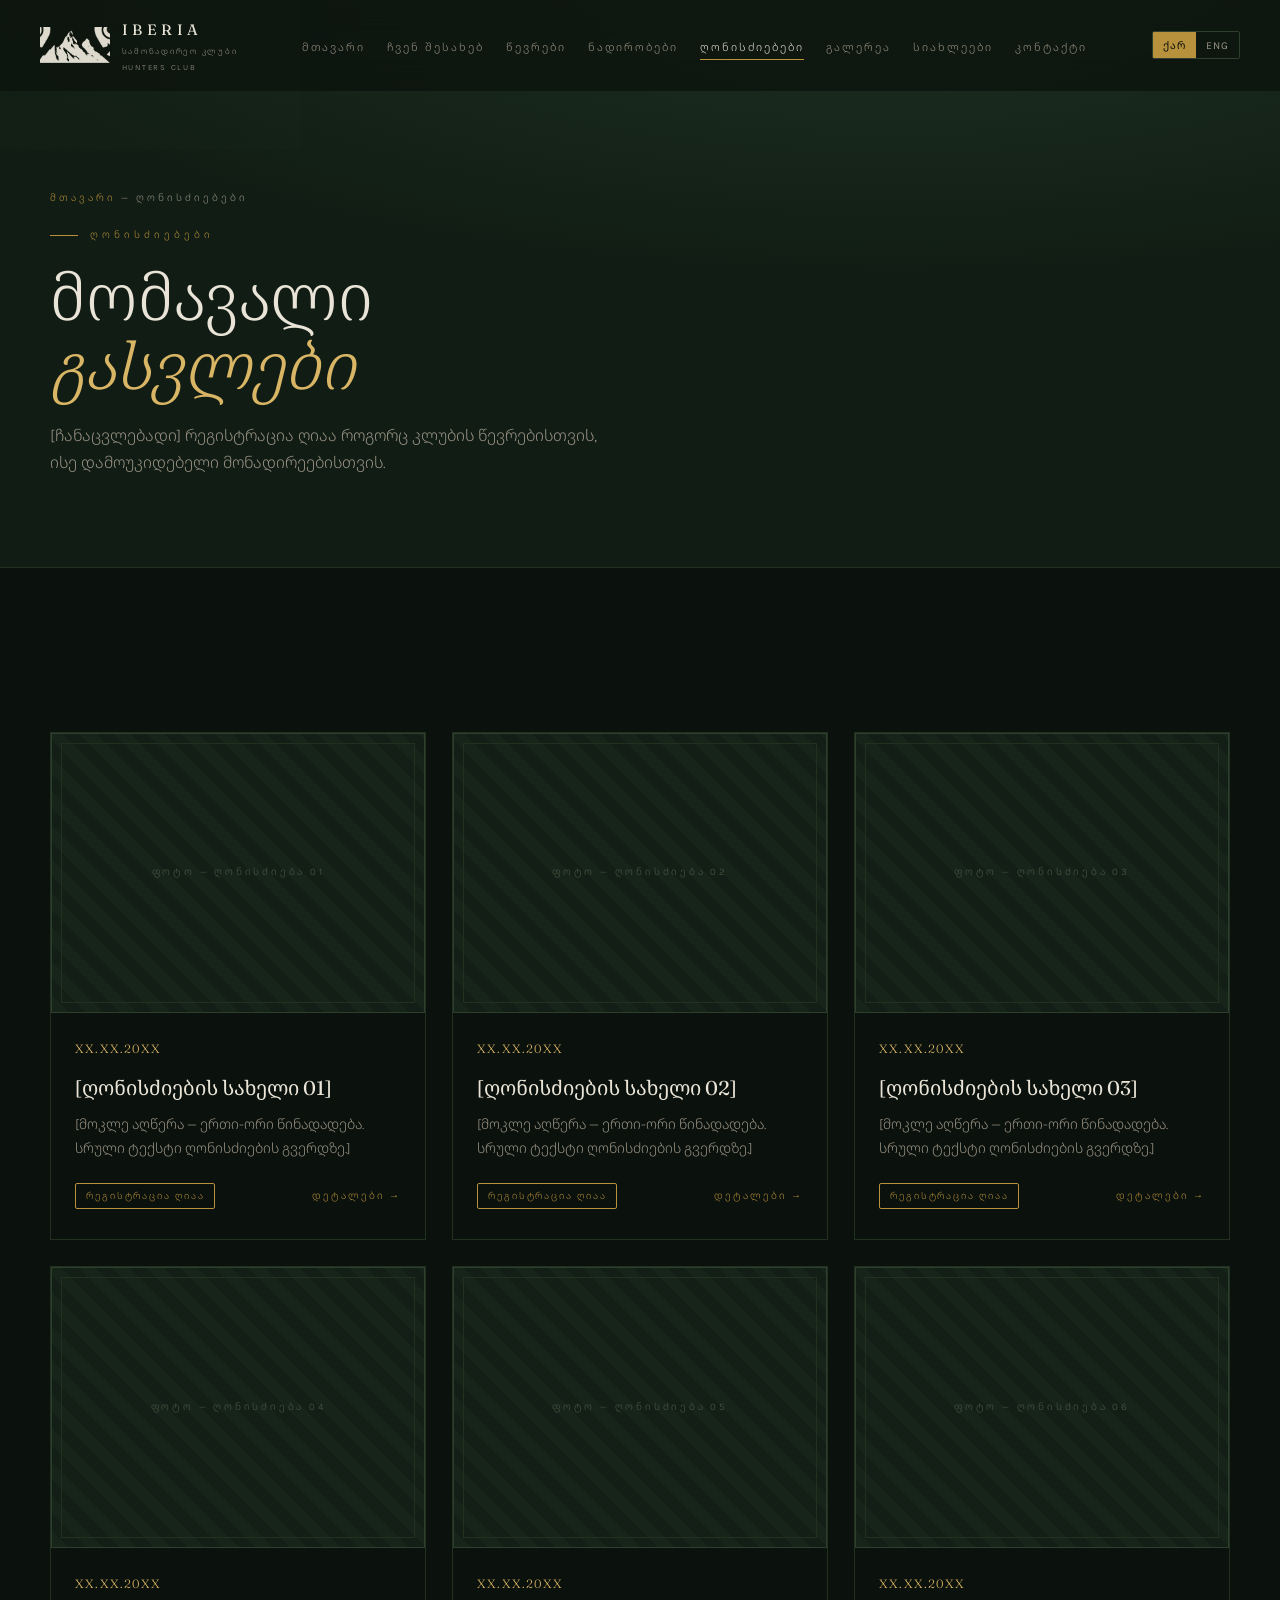
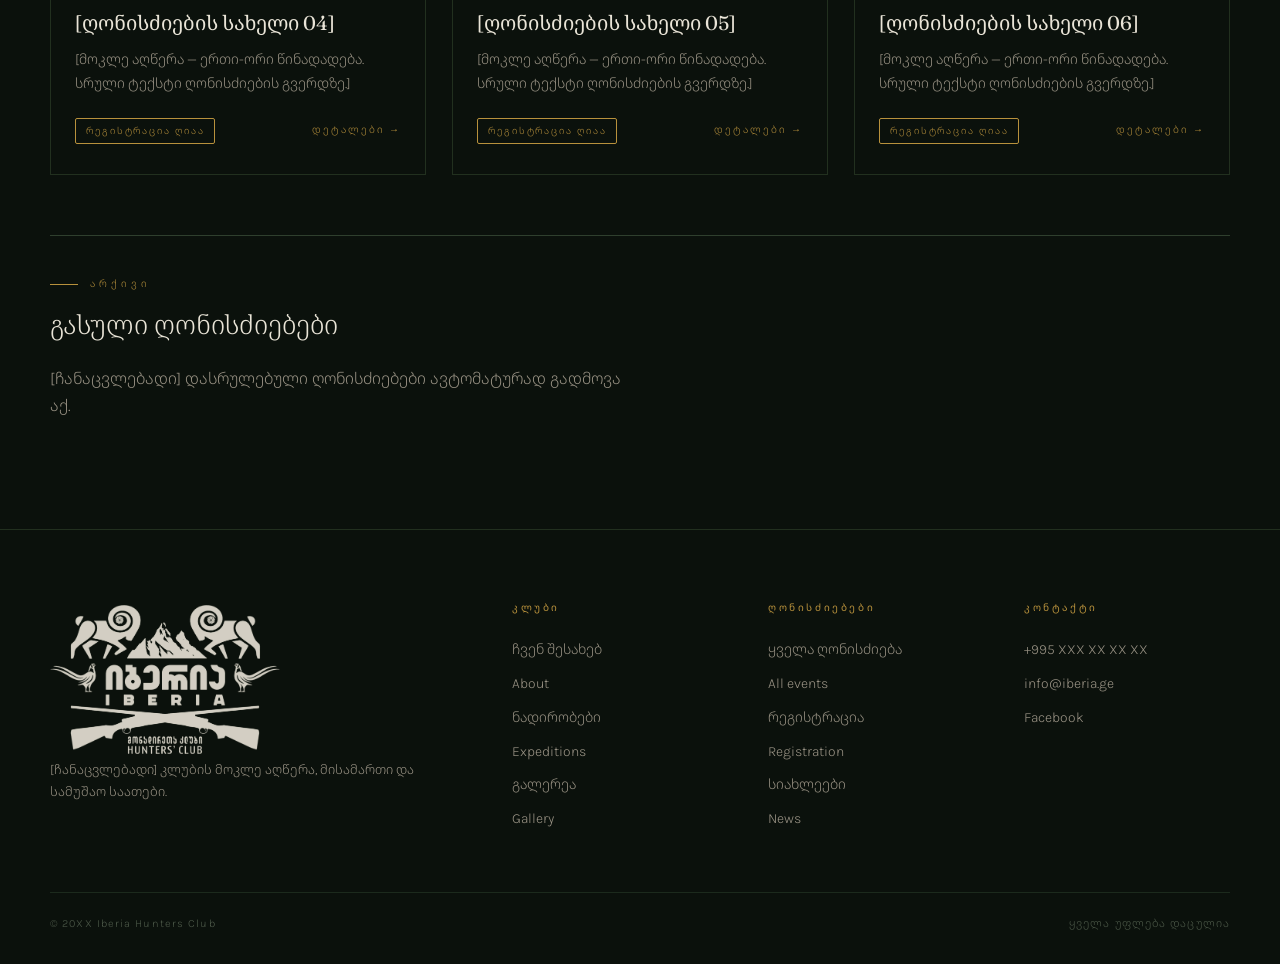
<file: iberia 2/events.html>
<!doctype html>
<html lang="ka">
  <head>
    <meta charset="utf-8" />
    <meta name="viewport" content="width=device-width, initial-scale=1" />
    <title>ღონისძიებები · IBERIA</title>
    <link rel="preconnect" href="https://fonts.googleapis.com" />
    <link rel="preconnect" href="https://fonts.gstatic.com" crossorigin />
    <link
      href="https://fonts.googleapis.com/css2?family=Fraunces:opsz,ital,wght@9..144,0,300;9..144,0,400;9..144,1,300&family=Karla:wght@300;400;500;600&family=Noto+Serif+Georgian:wght@300;400&family=Noto+Sans+Georgian:wght@300;400;500&display=swap"
      rel="stylesheet"
    />
    <link rel="stylesheet" href="assets/style.css" />
  </head>
  <body>
    <svg class="grain">
      <filter id="g">
        <feTurbulence type="fractalNoise" baseFrequency="0.85" numOctaves="4" />
      </filter>
      <rect width="100%" height="100%" filter="url(#g)" />
    </svg>
    <svg id="reticle" viewBox="0 0 46 46" fill="none">
      <circle
        cx="23"
        cy="23"
        r="16"
        stroke="#b8913c"
        stroke-width="1"
        opacity=".85"
      />
      <circle cx="23" cy="23" r="1.5" fill="#b8913c" />
      <path
        d="M23 0v13M23 33v13M0 23h13M33 23h13"
        stroke="#b8913c"
        stroke-width="1"
        opacity=".85"
      />
    </svg>
    <nav id="nav">
      <a class="logo" href="index.html"
        ><img class="mark-img" src="assets/mark-bone.png" alt="" /><span
          ><b>Iberia</b><i data-ka>სამონადირეო კლუბი</i
          ><i data-en>Hunters Club</i></span
        ></a
      >
      <ul class="links" id="links">
        <li>
          <a href="index.html" data-ka>მთავარი</a
          ><a href="index.html" data-en>Home</a>
        </li>
        <li>
          <a href="about.html" data-ka>ჩვენ შესახებ</a
          ><a href="about.html" data-en>About</a>
        </li>
        <li>
          <a href="members.html" data-ka>წევრები</a
          ><a href="members.html" data-en>Members</a>
        </li>
        <li>
          <a href="expeditions.html" data-ka>ნადირობები</a
          ><a href="expeditions.html" data-en>Expeditions</a>
        </li>
        <li>
          <a href="events.html" data-ka>ღონისძიებები</a
          ><a href="events.html" data-en>Events</a>
        </li>
        <li>
          <a href="gallery.html" data-ka>გალერეა</a
          ><a href="gallery.html" data-en>Gallery</a>
        </li>
        <li>
          <a href="news.html" data-ka>სიახლეები</a
          ><a href="news.html" data-en>News</a>
        </li>
        <li>
          <a href="contact.html" data-ka>კონტაქტი</a
          ><a href="contact.html" data-en>Contact</a>
        </li>
      </ul>
      <div class="nav-right">
        <div class="lang">
          <button id="b-ka" class="on" onclick="setLang('ka')">ქარ</button
          ><button id="b-en" onclick="setLang('en')">ENG</button>
        </div>
        <button class="burger" id="burger" aria-label="Menu">
          <span></span><span></span><span></span>
        </button>
      </div>
    </nav>
    <header class="banner">
      <div class="wrap">
        <div class="crumb">
          <a href="index.html" data-ka>მთავარი</a
          ><a href="index.html" data-en>Home</a> —
          <span data-ka>ღონისძიებები</span><span data-en>Events</span>
        </div>
        <div class="tag" data-ka>ღონისძიებები</div>
        <div class="tag" data-en>Events</div>
        <h1 data-ka>მომავალი<br /><em>გასვლები</em></h1>
        <h1 data-en>Upcoming<br /><em>events</em></h1>
        <p style="margin-top: 22px" data-ka>
          [ჩანაცვლებადი] რეგისტრაცია ღიაა როგორც კლუბის წევრებისთვის, ისე
          დამოუკიდებელი მონადირეებისთვის.
        </p>
        <p style="margin-top: 22px" data-en>
          [Placeholder] Registration is open to club members and independent
          hunters alike.
        </p>
      </div>
    </header>
    <section>
      <div class="wrap">
        <div class="evt-grid reveal">
          <a class="card" href="event.html">
            <div class="ph thumb">
              <span data-ka>ფოტო — ღონისძიება 01</span
              ><span data-en>Photo — event 01</span>
            </div>
            <div class="body">
              <div class="date">XX.XX.20XX</div>
              <h3 data-ka>[ღონისძიების სახელი 01]</h3>
              <h3 data-en>[Event name 01]</h3>
              <p data-ka>
                [მოკლე აღწერა — ერთი-ორი წინადადება. სრული ტექსტი ღონისძიების
                გვერდზე.]
              </p>
              <p data-en>
                [Short description — one or two lines. Full text on the event
                page.]
              </p>
              <div class="foot">
                <span class="pill open" data-ka>რეგისტრაცია ღიაა</span
                ><span class="pill open" data-en>Registration open</span>
                <span class="go" data-ka>დეტალები →</span
                ><span class="go" data-en>Details →</span>
              </div>
            </div></a
          ><a class="card" href="event.html">
            <div class="ph thumb">
              <span data-ka>ფოტო — ღონისძიება 02</span
              ><span data-en>Photo — event 02</span>
            </div>
            <div class="body">
              <div class="date">XX.XX.20XX</div>
              <h3 data-ka>[ღონისძიების სახელი 02]</h3>
              <h3 data-en>[Event name 02]</h3>
              <p data-ka>
                [მოკლე აღწერა — ერთი-ორი წინადადება. სრული ტექსტი ღონისძიების
                გვერდზე.]
              </p>
              <p data-en>
                [Short description — one or two lines. Full text on the event
                page.]
              </p>
              <div class="foot">
                <span class="pill open" data-ka>რეგისტრაცია ღიაა</span
                ><span class="pill open" data-en>Registration open</span>
                <span class="go" data-ka>დეტალები →</span
                ><span class="go" data-en>Details →</span>
              </div>
            </div></a
          ><a class="card" href="event.html">
            <div class="ph thumb">
              <span data-ka>ფოტო — ღონისძიება 03</span
              ><span data-en>Photo — event 03</span>
            </div>
            <div class="body">
              <div class="date">XX.XX.20XX</div>
              <h3 data-ka>[ღონისძიების სახელი 03]</h3>
              <h3 data-en>[Event name 03]</h3>
              <p data-ka>
                [მოკლე აღწერა — ერთი-ორი წინადადება. სრული ტექსტი ღონისძიების
                გვერდზე.]
              </p>
              <p data-en>
                [Short description — one or two lines. Full text on the event
                page.]
              </p>
              <div class="foot">
                <span class="pill open" data-ka>რეგისტრაცია ღიაა</span
                ><span class="pill open" data-en>Registration open</span>
                <span class="go" data-ka>დეტალები →</span
                ><span class="go" data-en>Details →</span>
              </div>
            </div></a
          ><a class="card" href="event.html">
            <div class="ph thumb">
              <span data-ka>ფოტო — ღონისძიება 04</span
              ><span data-en>Photo — event 04</span>
            </div>
            <div class="body">
              <div class="date">XX.XX.20XX</div>
              <h3 data-ka>[ღონისძიების სახელი 04]</h3>
              <h3 data-en>[Event name 04]</h3>
              <p data-ka>
                [მოკლე აღწერა — ერთი-ორი წინადადება. სრული ტექსტი ღონისძიების
                გვერდზე.]
              </p>
              <p data-en>
                [Short description — one or two lines. Full text on the event
                page.]
              </p>
              <div class="foot">
                <span class="pill open" data-ka>რეგისტრაცია ღიაა</span
                ><span class="pill open" data-en>Registration open</span>
                <span class="go" data-ka>დეტალები →</span
                ><span class="go" data-en>Details →</span>
              </div>
            </div></a
          ><a class="card" href="event.html">
            <div class="ph thumb">
              <span data-ka>ფოტო — ღონისძიება 05</span
              ><span data-en>Photo — event 05</span>
            </div>
            <div class="body">
              <div class="date">XX.XX.20XX</div>
              <h3 data-ka>[ღონისძიების სახელი 05]</h3>
              <h3 data-en>[Event name 05]</h3>
              <p data-ka>
                [მოკლე აღწერა — ერთი-ორი წინადადება. სრული ტექსტი ღონისძიების
                გვერდზე.]
              </p>
              <p data-en>
                [Short description — one or two lines. Full text on the event
                page.]
              </p>
              <div class="foot">
                <span class="pill open" data-ka>რეგისტრაცია ღიაა</span
                ><span class="pill open" data-en>Registration open</span>
                <span class="go" data-ka>დეტალები →</span
                ><span class="go" data-en>Details →</span>
              </div>
            </div></a
          ><a class="card" href="event.html">
            <div class="ph thumb">
              <span data-ka>ფოტო — ღონისძიება 06</span
              ><span data-en>Photo — event 06</span>
            </div>
            <div class="body">
              <div class="date">XX.XX.20XX</div>
              <h3 data-ka>[ღონისძიების სახელი 06]</h3>
              <h3 data-en>[Event name 06]</h3>
              <p data-ka>
                [მოკლე აღწერა — ერთი-ორი წინადადება. სრული ტექსტი ღონისძიების
                გვერდზე.]
              </p>
              <p data-en>
                [Short description — one or two lines. Full text on the event
                page.]
              </p>
              <div class="foot">
                <span class="pill open" data-ka>რეგისტრაცია ღიაა</span
                ><span class="pill open" data-en>Registration open</span>
                <span class="go" data-ka>დეტალები →</span
                ><span class="go" data-en>Details →</span>
              </div>
            </div></a
          >
        </div>
        <div
          class="reveal"
          style="
            margin-top: 60px;
            padding-top: 40px;
            border-top: 1px solid var(--line-lt);
          "
        >
          <div class="tag" data-ka>არქივი</div>
          <div class="tag" data-en>Archive</div>
          <h2 style="font-size: 26px" data-ka>გასული ღონისძიებები</h2>
          <h2 style="font-size: 26px" data-en>Past events</h2>
          <p data-ka>
            [ჩანაცვლებადი] დასრულებული ღონისძიებები ავტომატურად გადმოვა აქ.
          </p>
          <p data-en>
            [Placeholder] Finished events move down here automatically.
          </p>
        </div>
      </div>
    </section>
    <footer>
      <div class="wrap foot">
        <div>
          <a class="logo-full" href="index.html"
            ><img src="assets/logo-bone.png" alt="Iberia — Hunters' Club"
          /></a>
          <p style="font-size: 13px" data-ka>
            [ჩანაცვლებადი] კლუბის მოკლე აღწერა, მისამართი და სამუშაო საათები.
          </p>
          <p style="font-size: 13px" data-en>
            [Placeholder] Short club description, address and opening hours.
          </p>
        </div>
        <div>
          <h4 data-ka>კლუბი</h4>
          <h4 data-en>Club</h4>
          <a href="about.html" data-ka>ჩვენ შესახებ</a
          ><a href="about.html" data-en>About</a>
          <a href="expeditions.html" data-ka>ნადირობები</a
          ><a href="expeditions.html" data-en>Expeditions</a>
          <a href="gallery.html" data-ka>გალერეა</a
          ><a href="gallery.html" data-en>Gallery</a>
        </div>
        <div>
          <h4 data-ka>ღონისძიებები</h4>
          <h4 data-en>Events</h4>
          <a href="events.html" data-ka>ყველა ღონისძიება</a
          ><a href="events.html" data-en>All events</a>
          <a href="event.html" data-ka>რეგისტრაცია</a
          ><a href="event.html" data-en>Registration</a>
          <a href="news.html" data-ka>სიახლეები</a
          ><a href="news.html" data-en>News</a>
        </div>
        <div>
          <h4 data-ka>კონტაქტი</h4>
          <h4 data-en>Contact</h4>
          <a href="tel:#">+995 XXX XX XX XX</a
          ><a href="mailto:#">info@iberia.ge</a><a href="#">Facebook</a>
        </div>
      </div>
      <div class="wrap copy">
        <span>© 20XX Iberia Hunters Club</span
        ><span data-ka>ყველა უფლება დაცულია</span
        ><span data-en>All rights reserved</span>
      </div>
    </footer>
    <script src="assets/app.js"></script>
  </body>
</html>
</file>
<file: assets/style.css>
:root {
  --deep: #0b110c;
  --forest: #111d14;
  --moss: #1d2f21;
  --bark: #3a2a1c;
  --tan: #7d5f3d;
  --brass: #b8913c;
  --brass-lt: #d9b566;
  --bone: #e9e4d7;
  --bone-dim: #9a9385;
  --line: #22301f;
  --line-lt: #2f3f2e;
  --display: "Fraunces", "Noto Serif Georgian", Georgia, serif;
  --body: "Karla", "Noto Sans Georgian", sans-serif;
}
* {
  margin: 0;
  padding: 0;
  box-sizing: border-box;
}
html {
  scroll-behavior: smooth;
}
body {
  background: var(--deep);
  color: var(--bone);
  font-family: var(--body);
  font-weight: 300;
  line-height: 1.7;
  overflow-x: hidden;
}
body.reticle-on,
body.reticle-on * {
  cursor: none;
}
::selection {
  background: var(--brass);
  color: var(--deep);
}
img {
  max-width: 100%;
  display: block;
}

.grain {
  position: fixed;
  inset: 0;
  z-index: 200;
  pointer-events: none;
  opacity: 0.16;
  mix-blend-mode: overlay;
}
#reticle {
  position: fixed;
  top: 0;
  left: 0;
  z-index: 900;
  pointer-events: none;
  width: 46px;
  height: 46px;
  margin: -23px 0 0 -23px;
  opacity: 0;
  transition:
    opacity 0.3s,
    transform 0.12s ease-out;
}
#reticle.live {
  opacity: 1;
}
#reticle.hot {
  transform: scale(1.5);
}

/* ── LOADER ── */
#loader {
  position: fixed;
  inset: 0;
  z-index: 400;
  background: var(--deep);
  display: grid;
  place-items: center;
  transition:
    opacity 0.9s ease,
    visibility 0.9s ease;
}
#loader.gone {
  opacity: 0;
  visibility: hidden;
}
#loader .logo-load {
  width: min(340px, 54vw);
  height: auto;
  display: block;
  margin: 0 auto 30px;
  opacity: 0;
  animation: rise 1.1s 0.15s forwards;
}
#loader .bar {
  width: 180px;
  height: 1px;
  background: #2a2a24;
  margin: 0 auto;
  overflow: hidden;
}
#loader .bar i {
  display: block;
  height: 100%;
  width: 0;
  background: var(--brass);
  animation: fill 1.6s ease-out forwards;
}
@keyframes fill {
  to {
    width: 100%;
  }
}

/* ── HERO COPY ──
   The crest is matched in size to the loader crest, so as the loading screen
   dissolves the crest reads as staying put while the scene resolves behind it.
   Nothing animates until .ready lands — otherwise the reveal plays out of
   sight underneath the loader. */
.hero-copy {
  position: relative;
  z-index: 20;
  height: 100%;
  display: flex;
  flex-direction: column;
  align-items: center;
  justify-content: center;
  text-align: center;
  padding: 0 24px;
}
.hero-crest {
  width: min(340px, 54vw);
  height: auto;
  margin-bottom: 36px;
  opacity: 0;
}
.eyebrow {
  font-size: 11px;
  letter-spacing: 0.45em;
  text-transform: uppercase;
  color: var(--brass);
  margin-bottom: 26px;
  opacity: 0;
}
.hero-copy h1 {
  opacity: 0;
}
.scroll-hint {
  position: absolute;
  bottom: 32px;
  left: 50%;
  transform: translateX(-50%);
  z-index: 20;
  font-size: 10px;
  letter-spacing: 0.3em;
  text-transform: uppercase;
  color: var(--bone-dim);
  opacity: 0;
}
body.ready .hero-crest {
  animation: dissolve 0.9s ease forwards;
}
body.ready .eyebrow {
  animation: rise 0.9s 0.55s forwards;
}
body.ready .hero-copy h1 {
  animation: rise 1s 0.75s forwards;
}
body.ready .scroll-hint {
  animation: rise 0.9s 1.5s forwards;
}
@keyframes dissolve {
  to {
    opacity: 1;
  }
}
@keyframes rise {
  from {
    opacity: 0;
    transform: translateY(22px);
  }
  to {
    opacity: 1;
    transform: none;
  }
}
@media (max-height: 720px) {
  .hero-crest {
    width: min(250px, 42vw);
    margin-bottom: 22px;
  }
  .eyebrow {
    margin-bottom: 18px;
  }
}

/* ── NAV ── */
nav {
  position: fixed;
  top: 0;
  left: 0;
  right: 0;
  z-index: 150;
  display: flex;
  align-items: center;
  justify-content: space-between;
  padding: 16px 40px;
  background: rgba(11, 17, 12, 0.72);
  backdrop-filter: blur(16px);
  border-bottom: 1px solid transparent;
  transition:
    background 0.4s,
    border-color 0.4s,
    padding 0.4s,
    transform 0.7s cubic-bezier(0.2, 0.7, 0.3, 1),
    opacity 0.7s;
}
nav.stuck {
  background: rgba(11, 17, 12, 0.96);
  border-color: var(--line);
  padding: 10px 40px;
}
nav.veiled {
  transform: translateY(-102%);
  opacity: 0;
  pointer-events: none;
}
.logo {
  display: flex;
  align-items: center;
  gap: 12px;
  text-decoration: none;
  color: var(--bone);
}
/* Full crest in the menu (client request). Sized so the rams / mountain /
   IBERIA wordmark read clearly; shrinks when the bar sticks on scroll. */
.logo .crest-img {
  height: 54px;
  width: auto;
  flex: none;
  opacity: 0.95;
  transition:
    opacity 0.3s,
    height 0.4s;
}
.logo:hover .crest-img {
  opacity: 1;
}
nav.stuck .crest-img {
  height: 42px;
}
.logo-full {
  display: block;
  text-decoration: none;
}
.logo-full img {
  width: 230px;
  height: auto;
  opacity: 0.9;
  transition: opacity 0.3s;
}
.logo-full:hover img {
  opacity: 1;
}
.logo b {
  font-family: var(--display);
  font-size: 15px;
  font-weight: 400;
  letter-spacing: 0.3em;
  text-transform: uppercase;
}
.logo i {
  display: block;
  font-style: normal;
  font-size: 8px;
  letter-spacing: 0.22em;
  color: var(--bone-dim);
  text-transform: uppercase;
  margin-top: 2px;
}
.links {
  display: flex;
  gap: 22px;
  list-style: none;
  align-items: center;
}
.links a {
  color: var(--bone-dim);
  text-decoration: none;
  font-size: 11px;
  letter-spacing: 0.18em;
  text-transform: uppercase;
  position: relative;
  padding: 6px 0;
  transition: color 0.3s;
  white-space: nowrap;
}
.links a::after {
  content: "";
  position: absolute;
  left: 0;
  bottom: 0;
  width: 0;
  height: 1px;
  background: var(--brass);
  transition: width 0.35s;
}
.links a:hover,
.links a.active {
  color: var(--bone);
}
.links a.active::after,
.links a:hover::after {
  width: 100%;
}
.nav-right {
  display: flex;
  align-items: center;
  gap: 18px;
}
.lang {
  display: flex;
  border: 1px solid var(--line-lt);
  border-radius: 2px;
  overflow: hidden;
}
.lang button {
  background: none;
  border: 0;
  color: var(--bone-dim);
  font-family: var(--body);
  font-size: 10.5px;
  letter-spacing: 0.1em;
  padding: 6px 10px;
  transition: 0.3s;
}
.lang button.on {
  background: var(--brass);
  color: var(--deep);
}
.burger {
  display: none;
  background: none;
  border: 0;
  padding: 8px;
}
.burger span {
  display: block;
  width: 22px;
  height: 1px;
  background: var(--bone);
  margin: 5px 0;
  transition: 0.3s;
}

/* ── SHELL ── */
.wrap {
  max-width: 1180px;
  margin: 0 auto;
}
section {
  position: relative;
  padding: 110px 40px;
}
.tag {
  font-size: 10px;
  letter-spacing: 0.4em;
  text-transform: uppercase;
  color: var(--brass);
  margin-bottom: 18px;
  display: flex;
  align-items: center;
  gap: 12px;
}
.tag::before {
  content: "";
  width: 28px;
  height: 1px;
  background: var(--brass);
}
h1 {
  font-family: var(--display);
  font-weight: 300;
  font-size: clamp(34px, 5vw, 64px);
  line-height: 1.08;
  letter-spacing: -0.01em;
}
h2 {
  font-family: var(--display);
  font-weight: 300;
  font-size: clamp(27px, 3.4vw, 44px);
  line-height: 1.15;
  margin-bottom: 24px;
}
h3 {
  font-family: var(--display);
  font-weight: 400;
  font-size: 20px;
  margin-bottom: 10px;
}
p {
  color: var(--bone-dim);
  max-width: 64ch;
}
em {
  font-style: italic;
  color: var(--brass-lt);
}
.reveal {
  opacity: 0;
  transform: translateY(30px);
  transition:
    opacity 0.9s cubic-bezier(0.2, 0.7, 0.3, 1),
    transform 0.9s cubic-bezier(0.2, 0.7, 0.3, 1);
}
.reveal.in {
  opacity: 1;
  transform: none;
}
.alt {
  background: var(--forest);
  border-top: 1px solid var(--line);
  border-bottom: 1px solid var(--line);
}

/* page banner (inner pages) */
.banner {
  position: relative;
  padding: 118px 40px 26px;
  border-bottom: 1px solid var(--line);
  overflow: hidden;
}
.banner::before {
  content: "";
  position: absolute;
  inset: 0;
  background:
    radial-gradient(120% 80% at 70% 0%, #1d2f21 0%, transparent 60%),
    var(--forest);
}
.banner .wrap {
  position: relative;
  z-index: 2;
}
.crumb {
  font-size: 10px;
  letter-spacing: 0.3em;
  text-transform: uppercase;
  color: var(--bone-dim);
  margin-bottom: 12px;
}
.banner h1 {
  font-size: clamp(24px, 2.6vw, 36px);
}
.crumb a {
  color: var(--brass);
  text-decoration: none;
}

/* placeholder image */
.ph {
  position: relative;
  background: repeating-linear-gradient(
    45deg,
    #16241a 0 12px,
    #131f16 12px 24px
  );
  border: 1px solid var(--line-lt);
  display: grid;
  place-items: center;
  overflow: hidden;
}
.ph span {
  font-size: 10px;
  letter-spacing: 0.28em;
  text-transform: uppercase;
  color: #4e5a4a;
  text-align: center;
  padding: 0 16px;
}
.ph::after {
  content: "";
  position: absolute;
  inset: 9px;
  border: 1px solid var(--line);
  pointer-events: none;
}

.btn {
  display: inline-block;
  background: var(--brass);
  color: var(--deep);
  border: 0;
  font-family: var(--body);
  font-weight: 600;
  font-size: 11px;
  letter-spacing: 0.26em;
  text-transform: uppercase;
  padding: 16px 42px;
  text-decoration: none;
  transition: 0.35s;
}
.btn:hover {
  background: var(--brass-lt);
}
.btn.ghost {
  background: transparent;
  color: var(--brass);
  border: 1px solid var(--brass);
}
.btn.ghost:hover {
  background: var(--brass);
  color: var(--deep);
}
.note {
  font-size: 12px;
  color: #5d6b57;
  margin-top: 18px;
}

/* ── EVENT CARDS ── */
.evt-grid {
  display: grid;
  grid-template-columns: repeat(3, 1fr);
  gap: 26px;
  margin-top: 54px;
}
.card {
  display: block;
  text-decoration: none;
  color: inherit;
  border: 1px solid var(--line);
  background: var(--deep);
  transition:
    border-color 0.4s,
    transform 0.5s;
}
.card:hover {
  border-color: var(--brass);
  transform: translateY(-5px);
}
.card .thumb {
  aspect-ratio: 4/3;
}
.card .body {
  padding: 26px 24px 30px;
}
.card .date {
  font-family: var(--display);
  font-size: 12px;
  color: var(--brass-lt);
  letter-spacing: 0.1em;
}
.card h3 {
  margin: 12px 0 8px;
  transition: color 0.3s;
}
.card:hover h3 {
  color: var(--brass-lt);
}
.card p {
  font-size: 14px;
}
.card .foot {
  margin-top: 22px;
  display: flex;
  justify-content: space-between;
  align-items: center;
  font-size: 10px;
  letter-spacing: 0.2em;
  text-transform: uppercase;
  color: #5d6b57;
}
.card .foot .go {
  color: var(--brass);
}
.pill {
  display: inline-block;
  background: none;
  font-family: var(--body);
  cursor: inherit;
  font-size: 9.5px;
  letter-spacing: 0.2em;
  text-transform: uppercase;
  border: 1px solid var(--line-lt);
  color: var(--bone-dim);
  padding: 4px 10px;
  border-radius: 2px;
}
.pill.open {
  border-color: var(--brass);
  color: var(--brass);
}

/* ── FORM / DASHBOARD ── */
.panel {
  border: 1px solid var(--line-lt);
  background: var(--forest);
  padding: 44px 42px;
}
.field {
  margin-bottom: 24px;
}
label {
  display: block;
  font-size: 10px;
  letter-spacing: 0.24em;
  text-transform: uppercase;
  color: var(--bone-dim);
  margin-bottom: 9px;
}
input[type="text"],
input[type="tel"],
input[type="email"],
select,
textarea {
  width: 100%;
  background: transparent;
  border: 0;
  border-bottom: 1px solid var(--line-lt);
  color: var(--bone);
  font-family: var(--body);
  font-size: 16px;
  font-weight: 300;
  padding: 11px 0;
  transition: border-color 0.35s;
  border-radius: 0;
}
input:focus,
select:focus,
textarea:focus {
  outline: 0;
  border-color: var(--brass);
}
select option {
  background: var(--forest);
  color: var(--bone);
}
.row {
  display: grid;
  grid-template-columns: 1fr 1fr;
  gap: 32px;
}
.choice {
  display: grid;
  grid-template-columns: 1fr 1fr;
  gap: 14px;
  margin-top: 6px;
}
.choice > div {
  position: relative;
}
.choice input {
  position: absolute;
  opacity: 0;
  pointer-events: none;
}
.choice label {
  border: 1px solid var(--line-lt);
  padding: 22px 20px;
  margin: 0;
  letter-spacing: 0;
  text-transform: none;
  color: var(--bone-dim);
  font-size: 13px;
  transition: 0.35s;
  height: 100%;
}
.choice label b {
  display: block;
  font-family: var(--display);
  font-size: 17px;
  color: var(--bone);
  font-weight: 400;
  margin-bottom: 5px;
}
.choice input:checked + label {
  border-color: var(--brass);
  background: rgba(184, 145, 60, 0.08);
}
.choice input:checked + label b {
  color: var(--brass-lt);
}
.cond {
  max-height: 0;
  overflow: hidden;
  opacity: 0;
  transition:
    max-height 0.55s ease,
    opacity 0.45s,
    margin 0.55s;
}
.cond.open {
  max-height: 760px;
  opacity: 1;
  margin-top: 26px;
}
.steps {
  display: flex;
  gap: 0;
  margin-bottom: 40px;
  border-bottom: 1px solid var(--line-lt);
}
.step {
  flex: 1;
  padding: 0 0 14px;
  font-size: 10px;
  letter-spacing: 0.2em;
  text-transform: uppercase;
  color: #4e5a4a;
  border-bottom: 1px solid transparent;
  margin-bottom: -1px;
}
.step.on {
  color: var(--brass);
  border-color: var(--brass);
}
.ok {
  display: none;
  text-align: center;
  padding: 30px 0;
}
.ok.show {
  display: block;
}
.ok svg {
  width: 46px;
  height: 46px;
  margin: 0 auto 20px;
}

/* ── MEMBERS ── */
.mem-grid {
  display: grid;
  grid-template-columns: repeat(6, 1fr);
  gap: 18px;
}
.mem {
  border: 1px solid var(--line);
  background: var(--deep);
  transition:
    border-color 0.4s,
    transform 0.5s;
}
.mem-link {
  cursor: pointer;
}
.mem:hover {
  border-color: var(--brass);
  transform: translateY(-5px);
}
.mem-photo {
  aspect-ratio: 3/4;
  overflow: hidden;
  background: var(--moss);
}
.mem-photo img {
  width: 100%;
  height: 100%;
  object-fit: cover;
  filter: saturate(0.96) contrast(1.02);
  transition: transform 0.6s ease;
}
.mem:hover .mem-photo img {
  transform: scale(1.04);
}
.mem-photo-ph {
  aspect-ratio: 3/4;
}
.mem-empty {
  opacity: 0.55;
}
.mem-body {
  padding: 16px 14px 18px;
}
.mem-body h3 {
  margin: 0 0 6px;
  font-size: 15px;
  transition: color 0.3s;
}
.mem:hover .mem-body h3 {
  color: var(--brass-lt);
}
.mem .role {
  font-size: 8.5px;
  letter-spacing: 0.22em;
  text-transform: uppercase;
  color: var(--brass);
  padding-bottom: 12px;
  margin-bottom: 12px;
  border-bottom: 1px solid var(--line);
}
.mem p {
  font-size: 13px;
  line-height: 1.6;
}
.mem-contacts {
  display: flex;
  gap: 12px;
  flex-wrap: wrap;
}
.mem-contacts a {
  color: var(--bone-dim);
  text-decoration: none;
  font-size: 11px;
  letter-spacing: 0.06em;
  transition: color 0.3s;
}
.mem-contacts a:hover {
  color: var(--brass-lt);
}
@media (max-width: 1240px) {
  .mem-grid {
    grid-template-columns: repeat(4, 1fr);
  }
}
@media (max-width: 980px) {
  .mem-grid {
    grid-template-columns: repeat(3, 1fr);
  }
}
@media (max-width: 760px) {
  .mem-grid {
    grid-template-columns: repeat(2, 1fr);
  }
}
@media (max-width: 520px) {
  .mem-grid {
    grid-template-columns: 1fr;
  }
}

/* ── MEMBER PROFILE MODAL ── */
.modal {
  position: fixed;
  inset: 0;
  z-index: 500;
  display: none;
}
.modal.open {
  display: block;
}
.modal-back {
  position: absolute;
  inset: 0;
  background: rgba(6, 10, 7, 0.86);
  backdrop-filter: blur(6px);
}
.modal-card {
  position: absolute;
  top: 50%;
  left: 50%;
  transform: translate(-50%, -50%);
  width: min(920px, 94vw);
  max-height: 90vh;
  overflow: auto;
  display: grid;
  grid-template-columns: 1fr 1.1fr;
  background: var(--forest);
  border: 1px solid var(--line-lt);
  animation: modal-in 0.45s cubic-bezier(0.2, 0.7, 0.3, 1);
}
@keyframes modal-in {
  from {
    opacity: 0;
    transform: translate(-50%, -46%);
  }
  to {
    opacity: 1;
    transform: translate(-50%, -50%);
  }
}
.modal-photo {
  background: var(--moss);
  min-height: 340px;
}
.modal-photo img {
  width: 100%;
  height: 100%;
  object-fit: cover;
  display: block;
}
.modal-info {
  padding: 42px 40px;
}
.modal-info h2 {
  margin-bottom: 10px;
}
.modal-actions {
  display: flex;
  gap: 14px;
  flex-wrap: wrap;
  margin-top: 28px;
}
.modal-x {
  position: absolute;
  top: 14px;
  right: 14px;
  z-index: 2;
  background: rgba(11, 17, 12, 0.7);
  border: 1px solid var(--line-lt);
  color: var(--bone);
  width: 38px;
  height: 38px;
  font-size: 15px;
  transition: 0.3s;
}
.modal-x:hover {
  border-color: var(--brass);
  color: var(--brass-lt);
}
body.modal-open {
  overflow: hidden;
}
@media (max-width: 760px) {
  .modal-card {
    grid-template-columns: 1fr;
    max-height: 92vh;
  }
  .modal-photo {
    max-height: 46vh;
    overflow: hidden;
  }
  .modal-info {
    padding: 28px 22px;
  }
}

/* ── LAYOUT UTILITIES ──
   These exist so the breakpoints below can reach them. Inline grid styles
   cannot be overridden by a media query, which is why the site did not
   collapse properly on phones. */
.g2 {
  display: grid;
  grid-template-columns: 1fr 1fr;
  gap: 70px;
  align-items: start;
}
.g2.v-center {
  align-items: center;
}
.g3 {
  display: grid;
  grid-template-columns: repeat(3, 1fr);
  gap: 26px;
}
.g-event {
  display: grid;
  grid-template-columns: 1.4fr 1fr;
  gap: 60px;
  align-items: start;
}
.g-contact {
  display: grid;
  grid-template-columns: 1fr 1.2fr;
  gap: 70px;
  align-items: start;
}
/* hairline grid: the 1px gap IS the divider, so it must survive every breakpoint */
.hair {
  gap: 1px;
  background: var(--line-lt);
  border: 1px solid var(--line-lt);
  margin-top: 44px;
}
.masonry {
  columns: 3;
  column-gap: 16px;
}
.sticky-panel {
  position: sticky;
  top: 100px;
  scroll-margin-top: 96px;
}
.spec-row {
  display: grid;
  grid-template-columns: 150px 1fr;
  gap: 24px;
  padding: 18px 0;
  border-bottom: 1px solid var(--line-lt);
}
.tl-row {
  display: grid;
  grid-template-columns: 120px 1fr;
  gap: 30px;
  padding: 26px 0;
  border-bottom: 1px solid var(--line-lt);
}
.stat-row {
  display: flex;
  gap: 44px;
  margin-top: 36px;
  flex-wrap: wrap;
}

/* ── REAL PHOTO THUMBS & GALLERY ── */
.card .thumb {
  aspect-ratio: 4/3;
  overflow: hidden;
  background: var(--moss);
}
.card .thumb img {
  width: 100%;
  height: 100%;
  object-fit: cover;
  filter: saturate(0.96) contrast(1.03);
  transition: transform 0.6s ease;
}
.card:hover .thumb img {
  transform: scale(1.04);
}
.gal-item {
  cursor: pointer;
  margin: 0 0 16px;
  break-inside: avoid;
  border: 1px solid var(--line);
  background: var(--deep);
}
.gal-item img {
  width: 100%;
  display: block;
  filter: saturate(0.96) contrast(1.03);
}
.gal-item figcaption {
  padding: 10px 14px;
  font-size: 10px;
  letter-spacing: 0.2em;
  text-transform: uppercase;
  color: var(--bone-dim);
}

/* ── STORY VIEWER (expeditions + past events) ──
   Facebook-style: one photo at a time, arrows to move, story beside it. */
.viewer-card {
  position: absolute;
  top: 50%;
  left: 50%;
  transform: translate(-50%, -50%);
  width: min(1020px, 95vw);
  max-height: 92vh;
  overflow: auto;
  display: grid;
  grid-template-columns: 1.25fr 1fr;
  background: var(--forest);
  border: 1px solid var(--line-lt);
  animation: modal-in 0.45s cubic-bezier(0.2, 0.7, 0.3, 1);
}
.viewer-stage {
  position: relative;
  background: #0a0f0b;
  display: grid;
  place-items: center;
  min-height: 380px;
}
.viewer-stage img {
  width: 100%;
  height: 100%;
  max-height: 92vh;
  object-fit: contain;
  display: block;
}
.v-arrow {
  position: absolute;
  top: 50%;
  transform: translateY(-50%);
  z-index: 2;
  width: 44px;
  height: 44px;
  background: rgba(11, 17, 12, 0.72);
  border: 1px solid var(--line-lt);
  color: var(--bone);
  font-size: 18px;
  transition: 0.3s;
}
.v-arrow:hover {
  border-color: var(--brass);
  color: var(--brass-lt);
}
.v-prev {
  left: 12px;
}
.v-next {
  right: 12px;
}
.v-count {
  position: absolute;
  bottom: 12px;
  left: 50%;
  transform: translateX(-50%);
  font-size: 10px;
  letter-spacing: 0.25em;
  color: var(--bone-dim);
  background: rgba(11, 17, 12, 0.72);
  padding: 5px 12px;
  border: 1px solid var(--line);
}
.viewer-info {
  padding: 38px 36px;
}
.viewer-info h2 {
  margin-bottom: 8px;
}
.v-meta {
  font-size: 10px;
  letter-spacing: 0.24em;
  text-transform: uppercase;
  color: var(--brass);
  margin-bottom: 20px;
}
@media (max-width: 820px) {
  .viewer-card {
    grid-template-columns: 1fr;
  }
  .v-arrow {
    width: 38px;
    height: 38px;
    font-size: 16px;
  }
  .viewer-stage {
    min-height: 260px;
    max-height: 48vh;
    overflow: hidden;
  }
  .viewer-stage img {
    max-height: 48vh;
  }
  .viewer-info {
    padding: 26px 20px;
  }
}

/* ── BANNER PROMO (sponsor slot; currently the upcoming event) ── */
.banner .promo {
  position: absolute;
  right: 0;
  top: 50%;
  transform: translateY(-50%);
  z-index: 3;
  display: flex;
  align-items: center;
  gap: 14px;
  max-width: 300px;
  padding: 14px 18px 14px 14px;
  background: rgba(11, 17, 12, 0.55);
  border: 1px solid var(--line-lt);
  text-decoration: none;
  transition:
    border-color 0.35s,
    background 0.35s;
}
.banner .promo:hover {
  border-color: var(--brass);
  background: rgba(11, 17, 12, 0.8);
}
.banner .promo img {
  width: 58px;
  height: 58px;
  object-fit: cover;
  object-position: top;
  flex: none;
  border: 1px solid var(--line);
}
.promo-body {
  display: flex;
  flex-direction: column;
  gap: 2px;
  min-width: 0;
}
.promo-body b {
  font-size: 9px;
  letter-spacing: 0.26em;
  text-transform: uppercase;
  color: var(--brass);
  font-weight: 400;
}
.promo-body span {
  font-family: var(--display);
  font-size: 15px;
  color: var(--bone);
  line-height: 1.25;
}
.promo-body i {
  font-style: normal;
  font-size: 10px;
  letter-spacing: 0.16em;
  color: var(--bone-dim);
}
.banner .promo:hover .promo-body i {
  color: var(--brass-lt);
}
@media (max-width: 1080px) {
  .banner .promo {
    position: static;
    transform: none;
    margin-top: 26px;
    max-width: 340px;
  }
}

/* ── VIDEOS ── */
.vid-card {
  cursor: pointer;
}
.vid-thumb {
  position: relative;
}
.vid-thumb img {
  width: 100%;
  height: 100%;
  object-fit: cover;
}
.play-badge {
  position: absolute;
  top: 50%;
  left: 50%;
  transform: translate(-50%, -50%);
  width: 54px;
  height: 54px;
  display: grid;
  place-items: center;
  border-radius: 50%;
  background: rgba(11, 17, 12, 0.72);
  border: 1px solid var(--brass);
  color: var(--brass-lt);
  font-size: 18px;
  padding-left: 4px;
  transition: 0.35s;
}
.vid-card:hover .play-badge {
  background: var(--brass);
  color: var(--deep);
}
.vid-title {
  margin: 0 0 14px;
  font-size: 17px;
  line-height: 1.35;
  transition: color 0.3s;
}
.vid-card:hover .vid-title {
  color: var(--brass-lt);
}
.vid-card .foot a {
  color: var(--bone-dim);
  text-decoration: none;
  font-size: 10px;
  letter-spacing: 0.2em;
  text-transform: uppercase;
  transition: color 0.3s;
}
.vid-card .foot a:hover {
  color: var(--brass-lt);
}
.vmodal-card {
  position: absolute;
  top: 50%;
  left: 50%;
  transform: translate(-50%, -50%);
  width: min(1060px, 95vw);
  background: #000;
  border: 1px solid var(--line-lt);
  animation: modal-in 0.45s cubic-bezier(0.2, 0.7, 0.3, 1);
}
.vmodal-frame {
  aspect-ratio: 16/9;
}
.vmodal-frame iframe {
  width: 100%;
  height: 100%;
  display: block;
}

@media (max-width: 560px) {
  .vmodal-card {
    width: 100vw;
    border-left: 0;
    border-right: 0;
  }
  .vid-title {
    font-size: 15px;
  }
  .play-badge {
    width: 46px;
    height: 46px;
    font-size: 15px;
  }
}

/* ── SLIDESHOW (About + member cards) ── */
.slideshow {
  position: relative;
  overflow: hidden;
}
.slideshow img {
  position: absolute;
  inset: 0;
  width: 100%;
  height: 100%;
  object-fit: cover;
  opacity: 0;
  transition: opacity 1.1s ease;
}
.slideshow img.on {
  opacity: 1;
}
.mem-photo.slideshow img {
  filter: saturate(0.96) contrast(1.02);
}
.mem:hover .mem-photo.slideshow img.on {
  transform: scale(1.04);
}
.mem-photo.slideshow img {
  transition:
    opacity 1.1s ease,
    transform 0.6s ease;
}

/* ── FOOTER ── */
footer {
  background: var(--deep);
  border-top: 1px solid var(--line);
  padding: 70px 40px 30px;
}
.foot {
  display: grid;
  grid-template-columns: 2fr 1fr 1fr 1fr;
  gap: 50px;
}
.foot h4 {
  font-size: 10px;
  letter-spacing: 0.26em;
  text-transform: uppercase;
  color: var(--brass);
  margin-bottom: 16px;
  font-weight: 400;
}
.foot a {
  display: block;
  color: var(--bone-dim);
  text-decoration: none;
  font-size: 14px;
  padding: 5px 0;
  transition: color 0.3s;
}
.foot a:hover {
  color: var(--bone);
}
.copy {
  margin-top: 56px;
  padding-top: 22px;
  border-top: 1px solid #1c2a1d;
  display: flex;
  justify-content: space-between;
  gap: 20px;
  font-size: 11px;
  color: #4e5a4a;
  letter-spacing: 0.1em;
  flex-wrap: wrap;
}

/* ── LANG ──
   Only ever hide the inactive language. Never set display on the visible one:
   that used to override component rules (the mobile menu, flex rows, options)
   and broke layout whenever the language was switched. */
html[lang="ka"] [data-en],
html[lang="en"] [data-ka] {
  display: none !important;
}

@media (max-width: 980px) {
  .evt-grid {
    grid-template-columns: repeat(2, 1fr);
  }
  .foot {
    grid-template-columns: 1fr 1fr;
  }
}

/* ── RESPONSIVE: CONTAINERS ── */
@media (max-width: 900px) {
  .g2,
  .g3,
  .g-event,
  .g-contact {
    grid-template-columns: 1fr;
    gap: 40px;
  }
  .g2.hair,
  .g3.hair {
    gap: 1px;
  } /* keep the hairline dividers */
  .masonry {
    columns: 2;
  }
  .sticky-panel {
    position: static;
  } /* sticky in a single column just jams */
  .spec-row {
    grid-template-columns: 1fr;
    gap: 2px;
    padding: 14px 0;
  }
  .tl-row {
    grid-template-columns: 1fr;
    gap: 6px;
    padding: 20px 0;
  }
  .stat-row {
    gap: 30px;
  }
}
@media (max-width: 560px) {
  .masonry {
    columns: 1;
  }
  .hero-crest {
    width: min(240px, 64vw);
  }
  h1 {
    font-size: clamp(30px, 8vw, 44px);
  }
  .stat-row {
    gap: 22px;
  }
}

/* Eight menu items in Georgian need room — collapse to the burger earlier. */
@media (max-width: 1140px) {
  nav {
    padding: 14px 20px;
  }
  .links {
    position: absolute;
    top: 100%;
    left: 0;
    right: 0;
    background: rgba(11, 17, 12, 0.98);
    flex-direction: column;
    gap: 0;
    padding: 0 20px;
    max-height: 0;
    overflow: hidden;
    transition: max-height 0.5s;
    border-bottom: 1px solid var(--line);
  }
  .links.open {
    max-height: 520px;
    padding: 14px 20px 24px;
  }
  .links li {
    width: 100%;
    border-bottom: 1px solid var(--line);
  }
  .links a {
    display: block;
    padding: 15px 0;
    font-size: 13px;
  }
  .links a::after {
    display: none;
  }
  .burger {
    display: block;
  }
}
@media (max-width: 820px) {
  section {
    padding: 70px 20px;
  }
  .banner {
    padding: 96px 20px 20px;
  }
  .evt-grid,
  .row,
  .choice,
  .foot {
    grid-template-columns: 1fr !important;
    gap: 22px;
  }
  .panel {
    padding: 30px 22px;
  }
  .logo-full img {
    width: 190px;
  }
  .logo .crest-img {
    height: 44px;
  }
  nav.stuck .crest-img {
    height: 38px;
  }
}
</file>
<file: iberia 2/assets/style.css>
:root {
  --deep: #0b110c;
  --forest: #111d14;
  --moss: #1d2f21;
  --bark: #3a2a1c;
  --tan: #7d5f3d;
  --brass: #b8913c;
  --brass-lt: #d9b566;
  --bone: #e9e4d7;
  --bone-dim: #9a9385;
  --line: #22301f;
  --line-lt: #2f3f2e;
  --display: "Fraunces", "Noto Serif Georgian", Georgia, serif;
  --body: "Karla", "Noto Sans Georgian", sans-serif;
}
* {
  margin: 0;
  padding: 0;
  box-sizing: border-box;
}
html {
  scroll-behavior: smooth;
}
body {
  background: var(--deep);
  color: var(--bone);
  font-family: var(--body);
  font-weight: 300;
  line-height: 1.7;
  overflow-x: hidden;
}
body.reticle-on,
body.reticle-on * {
  cursor: none;
}
::selection {
  background: var(--brass);
  color: var(--deep);
}
img {
  max-width: 100%;
  display: block;
}

.grain {
  position: fixed;
  inset: 0;
  z-index: 200;
  pointer-events: none;
  opacity: 0.16;
  mix-blend-mode: overlay;
}
#reticle {
  position: fixed;
  top: 0;
  left: 0;
  z-index: 300;
  pointer-events: none;
  width: 46px;
  height: 46px;
  margin: -23px 0 0 -23px;
  opacity: 0;
  transition:
    opacity 0.3s,
    transform 0.12s ease-out;
}
#reticle.live {
  opacity: 1;
}
#reticle.hot {
  transform: scale(1.5);
}

/* ── LOADER ── */
#loader {
  position: fixed;
  inset: 0;
  z-index: 400;
  background: var(--deep);
  display: grid;
  place-items: center;
  transition:
    opacity 0.9s ease,
    visibility 0.9s ease;
}
#loader.gone {
  opacity: 0;
  visibility: hidden;
}
#loader .logo-load {
  width: min(340px, 54vw);
  height: auto;
  display: block;
  margin: 0 auto 30px;
  opacity: 0;
  animation: rise 1.1s 0.15s forwards;
}
#loader .bar {
  width: 180px;
  height: 1px;
  background: #2a2a24;
  margin: 0 auto;
  overflow: hidden;
}
#loader .bar i {
  display: block;
  height: 100%;
  width: 0;
  background: var(--brass);
  animation: fill 1.6s ease-out forwards;
}
@keyframes fill {
  to {
    width: 100%;
  }
}

/* ── HERO COPY ──
   The crest is matched in size to the loader crest, so as the loading screen
   dissolves the crest reads as staying put while the scene resolves behind it.
   Nothing animates until .ready lands — otherwise the reveal plays out of
   sight underneath the loader. */
.hero-copy {
  position: relative;
  z-index: 20;
  height: 100%;
  display: flex;
  flex-direction: column;
  align-items: center;
  justify-content: center;
  text-align: center;
  padding: 0 24px;
}
.hero-crest {
  width: min(340px, 54vw);
  height: auto;
  margin-bottom: 36px;
  opacity: 0;
}
.eyebrow {
  font-size: 11px;
  letter-spacing: 0.45em;
  text-transform: uppercase;
  color: var(--brass);
  margin-bottom: 26px;
  opacity: 0;
}
.hero-copy h1 {
  opacity: 0;
}
.scroll-hint {
  position: absolute;
  bottom: 32px;
  left: 50%;
  transform: translateX(-50%);
  z-index: 20;
  font-size: 10px;
  letter-spacing: 0.3em;
  text-transform: uppercase;
  color: var(--bone-dim);
  opacity: 0;
}
body.ready .hero-crest {
  animation: dissolve 0.9s ease forwards;
}
body.ready .eyebrow {
  animation: rise 0.9s 0.55s forwards;
}
body.ready .hero-copy h1 {
  animation: rise 1s 0.75s forwards;
}
body.ready .scroll-hint {
  animation: rise 0.9s 1.5s forwards;
}
@keyframes dissolve {
  to {
    opacity: 1;
  }
}
@keyframes rise {
  from {
    opacity: 0;
    transform: translateY(22px);
  }
  to {
    opacity: 1;
    transform: none;
  }
}
@media (max-height: 720px) {
  .hero-crest {
    width: min(250px, 42vw);
    margin-bottom: 22px;
  }
  .eyebrow {
    margin-bottom: 18px;
  }
}

/* ── NAV ── */
nav {
  position: fixed;
  top: 0;
  left: 0;
  right: 0;
  z-index: 150;
  display: flex;
  align-items: center;
  justify-content: space-between;
  padding: 16px 40px;
  background: rgba(11, 17, 12, 0.72);
  backdrop-filter: blur(16px);
  border-bottom: 1px solid transparent;
  transition:
    background 0.4s,
    border-color 0.4s,
    padding 0.4s,
    transform 0.7s cubic-bezier(0.2, 0.7, 0.3, 1),
    opacity 0.7s;
}
nav.stuck {
  background: rgba(11, 17, 12, 0.96);
  border-color: var(--line);
  padding: 10px 40px;
}
nav.veiled {
  transform: translateY(-102%);
  opacity: 0;
  pointer-events: none;
}
.logo {
  display: flex;
  align-items: center;
  gap: 12px;
  text-decoration: none;
  color: var(--bone);
}
.logo .mark-img {
  height: 36px;
  width: auto;
  flex: none;
  opacity: 0.95;
  transition: opacity 0.3s;
}
.logo:hover .mark-img {
  opacity: 1;
}
.logo-full {
  display: block;
  text-decoration: none;
}
.logo-full img {
  width: 230px;
  height: auto;
  opacity: 0.9;
  transition: opacity 0.3s;
}
.logo-full:hover img {
  opacity: 1;
}
.logo b {
  font-family: var(--display);
  font-size: 15px;
  font-weight: 400;
  letter-spacing: 0.3em;
  text-transform: uppercase;
}
.logo i {
  display: block;
  font-style: normal;
  font-size: 8px;
  letter-spacing: 0.22em;
  color: var(--bone-dim);
  text-transform: uppercase;
  margin-top: 2px;
}
.links {
  display: flex;
  gap: 22px;
  list-style: none;
  align-items: center;
}
.links a {
  color: var(--bone-dim);
  text-decoration: none;
  font-size: 11px;
  letter-spacing: 0.18em;
  text-transform: uppercase;
  position: relative;
  padding: 6px 0;
  transition: color 0.3s;
  white-space: nowrap;
}
.links a::after {
  content: "";
  position: absolute;
  left: 0;
  bottom: 0;
  width: 0;
  height: 1px;
  background: var(--brass);
  transition: width 0.35s;
}
.links a:hover,
.links a.active {
  color: var(--bone);
}
.links a.active::after,
.links a:hover::after {
  width: 100%;
}
.nav-right {
  display: flex;
  align-items: center;
  gap: 18px;
}
.lang {
  display: flex;
  border: 1px solid var(--line-lt);
  border-radius: 2px;
  overflow: hidden;
}
.lang button {
  background: none;
  border: 0;
  color: var(--bone-dim);
  font-family: var(--body);
  font-size: 10.5px;
  letter-spacing: 0.1em;
  padding: 6px 10px;
  transition: 0.3s;
}
.lang button.on {
  background: var(--brass);
  color: var(--deep);
}
.burger {
  display: none;
  background: none;
  border: 0;
  padding: 8px;
}
.burger span {
  display: block;
  width: 22px;
  height: 1px;
  background: var(--bone);
  margin: 5px 0;
  transition: 0.3s;
}

/* ── SHELL ── */
.wrap {
  max-width: 1180px;
  margin: 0 auto;
}
section {
  position: relative;
  padding: 110px 40px;
}
.tag {
  font-size: 10px;
  letter-spacing: 0.4em;
  text-transform: uppercase;
  color: var(--brass);
  margin-bottom: 18px;
  display: flex;
  align-items: center;
  gap: 12px;
}
.tag::before {
  content: "";
  width: 28px;
  height: 1px;
  background: var(--brass);
}
h1 {
  font-family: var(--display);
  font-weight: 300;
  font-size: clamp(34px, 5vw, 64px);
  line-height: 1.08;
  letter-spacing: -0.01em;
}
h2 {
  font-family: var(--display);
  font-weight: 300;
  font-size: clamp(27px, 3.4vw, 44px);
  line-height: 1.15;
  margin-bottom: 24px;
}
h3 {
  font-family: var(--display);
  font-weight: 400;
  font-size: 20px;
  margin-bottom: 10px;
}
p {
  color: var(--bone-dim);
  max-width: 64ch;
}
em {
  font-style: italic;
  color: var(--brass-lt);
}
.reveal {
  opacity: 0;
  transform: translateY(30px);
  transition:
    opacity 0.9s cubic-bezier(0.2, 0.7, 0.3, 1),
    transform 0.9s cubic-bezier(0.2, 0.7, 0.3, 1);
}
.reveal.in {
  opacity: 1;
  transform: none;
}
.alt {
  background: var(--forest);
  border-top: 1px solid var(--line);
  border-bottom: 1px solid var(--line);
}

/* page banner (inner pages) */
.banner {
  position: relative;
  padding: 190px 40px 90px;
  border-bottom: 1px solid var(--line);
  overflow: hidden;
}
.banner::before {
  content: "";
  position: absolute;
  inset: 0;
  background:
    radial-gradient(120% 80% at 70% 0%, #1d2f21 0%, transparent 60%),
    var(--forest);
}
.banner .wrap {
  position: relative;
  z-index: 2;
}
.crumb {
  font-size: 10px;
  letter-spacing: 0.3em;
  text-transform: uppercase;
  color: var(--bone-dim);
  margin-bottom: 20px;
}
.crumb a {
  color: var(--brass);
  text-decoration: none;
}

/* placeholder image */
.ph {
  position: relative;
  background: repeating-linear-gradient(
    45deg,
    #16241a 0 12px,
    #131f16 12px 24px
  );
  border: 1px solid var(--line-lt);
  display: grid;
  place-items: center;
  overflow: hidden;
}
.ph span {
  font-size: 10px;
  letter-spacing: 0.28em;
  text-transform: uppercase;
  color: #4e5a4a;
  text-align: center;
  padding: 0 16px;
}
.ph::after {
  content: "";
  position: absolute;
  inset: 9px;
  border: 1px solid var(--line);
  pointer-events: none;
}

.btn {
  display: inline-block;
  background: var(--brass);
  color: var(--deep);
  border: 0;
  font-family: var(--body);
  font-weight: 600;
  font-size: 11px;
  letter-spacing: 0.26em;
  text-transform: uppercase;
  padding: 16px 42px;
  text-decoration: none;
  transition: 0.35s;
}
.btn:hover {
  background: var(--brass-lt);
}
.btn.ghost {
  background: transparent;
  color: var(--brass);
  border: 1px solid var(--brass);
}
.btn.ghost:hover {
  background: var(--brass);
  color: var(--deep);
}
.note {
  font-size: 12px;
  color: #5d6b57;
  margin-top: 18px;
}

/* ── EVENT CARDS ── */
.evt-grid {
  display: grid;
  grid-template-columns: repeat(3, 1fr);
  gap: 26px;
  margin-top: 54px;
}
.card {
  display: block;
  text-decoration: none;
  color: inherit;
  border: 1px solid var(--line);
  background: var(--deep);
  transition:
    border-color 0.4s,
    transform 0.5s;
}
.card:hover {
  border-color: var(--brass);
  transform: translateY(-5px);
}
.card .thumb {
  aspect-ratio: 4/3;
}
.card .body {
  padding: 26px 24px 30px;
}
.card .date {
  font-family: var(--display);
  font-size: 12px;
  color: var(--brass-lt);
  letter-spacing: 0.1em;
}
.card h3 {
  margin: 12px 0 8px;
  transition: color 0.3s;
}
.card:hover h3 {
  color: var(--brass-lt);
}
.card p {
  font-size: 14px;
}
.card .foot {
  margin-top: 22px;
  display: flex;
  justify-content: space-between;
  align-items: center;
  font-size: 10px;
  letter-spacing: 0.2em;
  text-transform: uppercase;
  color: #5d6b57;
}
.card .foot .go {
  color: var(--brass);
}
.pill {
  display: inline-block;
  font-size: 9.5px;
  letter-spacing: 0.2em;
  text-transform: uppercase;
  border: 1px solid var(--line-lt);
  color: var(--bone-dim);
  padding: 4px 10px;
  border-radius: 2px;
}
.pill.open {
  border-color: var(--brass);
  color: var(--brass);
}

/* ── FORM / DASHBOARD ── */
.panel {
  border: 1px solid var(--line-lt);
  background: var(--forest);
  padding: 44px 42px;
}
.field {
  margin-bottom: 24px;
}
label {
  display: block;
  font-size: 10px;
  letter-spacing: 0.24em;
  text-transform: uppercase;
  color: var(--bone-dim);
  margin-bottom: 9px;
}
input[type="text"],
input[type="tel"],
input[type="email"],
select,
textarea {
  width: 100%;
  background: transparent;
  border: 0;
  border-bottom: 1px solid var(--line-lt);
  color: var(--bone);
  font-family: var(--body);
  font-size: 15px;
  font-weight: 300;
  padding: 11px 0;
  transition: border-color 0.35s;
  border-radius: 0;
}
input:focus,
select:focus,
textarea:focus {
  outline: 0;
  border-color: var(--brass);
}
select option {
  background: var(--forest);
  color: var(--bone);
}
.row {
  display: grid;
  grid-template-columns: 1fr 1fr;
  gap: 32px;
}
.choice {
  display: grid;
  grid-template-columns: 1fr 1fr;
  gap: 14px;
  margin-top: 6px;
}
.choice > div {
  position: relative;
}
.choice input {
  position: absolute;
  opacity: 0;
  pointer-events: none;
}
.choice label {
  border: 1px solid var(--line-lt);
  padding: 22px 20px;
  margin: 0;
  letter-spacing: 0;
  text-transform: none;
  color: var(--bone-dim);
  font-size: 13px;
  transition: 0.35s;
  height: 100%;
}
.choice label b {
  display: block;
  font-family: var(--display);
  font-size: 17px;
  color: var(--bone);
  font-weight: 400;
  margin-bottom: 5px;
}
.choice input:checked + label {
  border-color: var(--brass);
  background: rgba(184, 145, 60, 0.08);
}
.choice input:checked + label b {
  color: var(--brass-lt);
}
.cond {
  max-height: 0;
  overflow: hidden;
  opacity: 0;
  transition:
    max-height 0.55s ease,
    opacity 0.45s,
    margin 0.55s;
}
.cond.open {
  max-height: 320px;
  opacity: 1;
  margin-top: 26px;
}
.steps {
  display: flex;
  gap: 0;
  margin-bottom: 40px;
  border-bottom: 1px solid var(--line-lt);
}
.step {
  flex: 1;
  padding: 0 0 14px;
  font-size: 10px;
  letter-spacing: 0.2em;
  text-transform: uppercase;
  color: #4e5a4a;
  border-bottom: 1px solid transparent;
  margin-bottom: -1px;
}
.step.on {
  color: var(--brass);
  border-color: var(--brass);
}
.ok {
  display: none;
  text-align: center;
  padding: 30px 0;
}
.ok.show {
  display: block;
}
.ok svg {
  width: 46px;
  height: 46px;
  margin: 0 auto 20px;
}

/* ── MEMBERS ── */
.mem-grid {
  display: grid;
  grid-template-columns: repeat(4, 1fr);
  gap: 26px;
}
.mem {
  border: 1px solid var(--line);
  background: var(--deep);
  transition:
    border-color 0.4s,
    transform 0.5s;
}
.mem:hover {
  border-color: var(--brass);
  transform: translateY(-5px);
}
.mem .ph {
  aspect-ratio: 3/4;
}
.mem-body {
  padding: 22px 20px 26px;
}
.mem-body h3 {
  margin: 0 0 8px;
  font-size: 18px;
  transition: color 0.3s;
}
.mem:hover .mem-body h3 {
  color: var(--brass-lt);
}
.mem .role {
  font-size: 9.5px;
  letter-spacing: 0.22em;
  text-transform: uppercase;
  color: var(--brass);
  padding-bottom: 12px;
  margin-bottom: 12px;
  border-bottom: 1px solid var(--line);
}
.mem p {
  font-size: 13px;
  line-height: 1.6;
}
@media (max-width: 980px) {
  .mem-grid {
    grid-template-columns: repeat(2, 1fr);
  }
}
@media (max-width: 520px) {
  .mem-grid {
    grid-template-columns: 1fr;
  }
}

/* ── FOOTER ── */
footer {
  background: var(--deep);
  border-top: 1px solid var(--line);
  padding: 70px 40px 30px;
}
.foot {
  display: grid;
  grid-template-columns: 2fr 1fr 1fr 1fr;
  gap: 50px;
}
.foot h4 {
  font-size: 10px;
  letter-spacing: 0.26em;
  text-transform: uppercase;
  color: var(--brass);
  margin-bottom: 16px;
  font-weight: 400;
}
.foot a {
  display: block;
  color: var(--bone-dim);
  text-decoration: none;
  font-size: 14px;
  padding: 5px 0;
  transition: color 0.3s;
}
.foot a:hover {
  color: var(--bone);
}
.copy {
  margin-top: 56px;
  padding-top: 22px;
  border-top: 1px solid #1c2a1d;
  display: flex;
  justify-content: space-between;
  gap: 20px;
  font-size: 11px;
  color: #4e5a4a;
  letter-spacing: 0.1em;
  flex-wrap: wrap;
}

/* ── LANG ── */
[data-en] {
  display: none;
}
html[lang="en"] [data-ka] {
  display: none !important;
}
html[lang="en"] [data-en] {
  display: block;
}
html[lang="en"] span[data-en],
html[lang="en"] a[data-en],
html[lang="en"] b[data-en],
html[lang="en"] option[data-en] {
  display: inline;
}
html[lang="en"] .tag[data-en] {
  display: flex;
}
html[lang="ka"] option[data-en] {
  display: none;
}

@media (max-width: 980px) {
  .evt-grid {
    grid-template-columns: repeat(2, 1fr);
  }
  .foot {
    grid-template-columns: 1fr 1fr;
  }
}
@media (max-width: 820px) {
  /* Eight menu items in Georgian need room — collapse to the burger earlier. */
  @media (max-width: 1140px) {
    nav {
      padding: 14px 20px;
    }
    .links {
      position: fixed;
      top: 60px;
      left: 0;
      right: 0;
      background: rgba(11, 17, 12, 0.98);
      flex-direction: column;
      gap: 0;
      padding: 0 20px;
      max-height: 0;
      overflow: hidden;
      transition: max-height 0.5s;
      border-bottom: 1px solid var(--line);
    }
    .links.open {
      max-height: 520px;
      padding: 14px 20px 24px;
    }
    .links li {
      width: 100%;
      border-bottom: 1px solid var(--line);
    }
    .links a {
      display: block;
      padding: 15px 0;
      font-size: 13px;
    }
    .links a::after {
      display: none;
    }
    .burger {
      display: block;
    }
  }
  @media (max-width: 820px) {
    section {
      padding: 70px 20px;
    }
    .banner {
      padding: 150px 20px 60px;
    }
    .evt-grid,
    .row,
    .choice,
    .foot,
    .split {
      grid-template-columns: 1fr !important;
      gap: 22px;
    }
    .panel {
      padding: 30px 22px;
    }
    .logo-full img {
      width: 190px;
    }
  }
}
</file>
